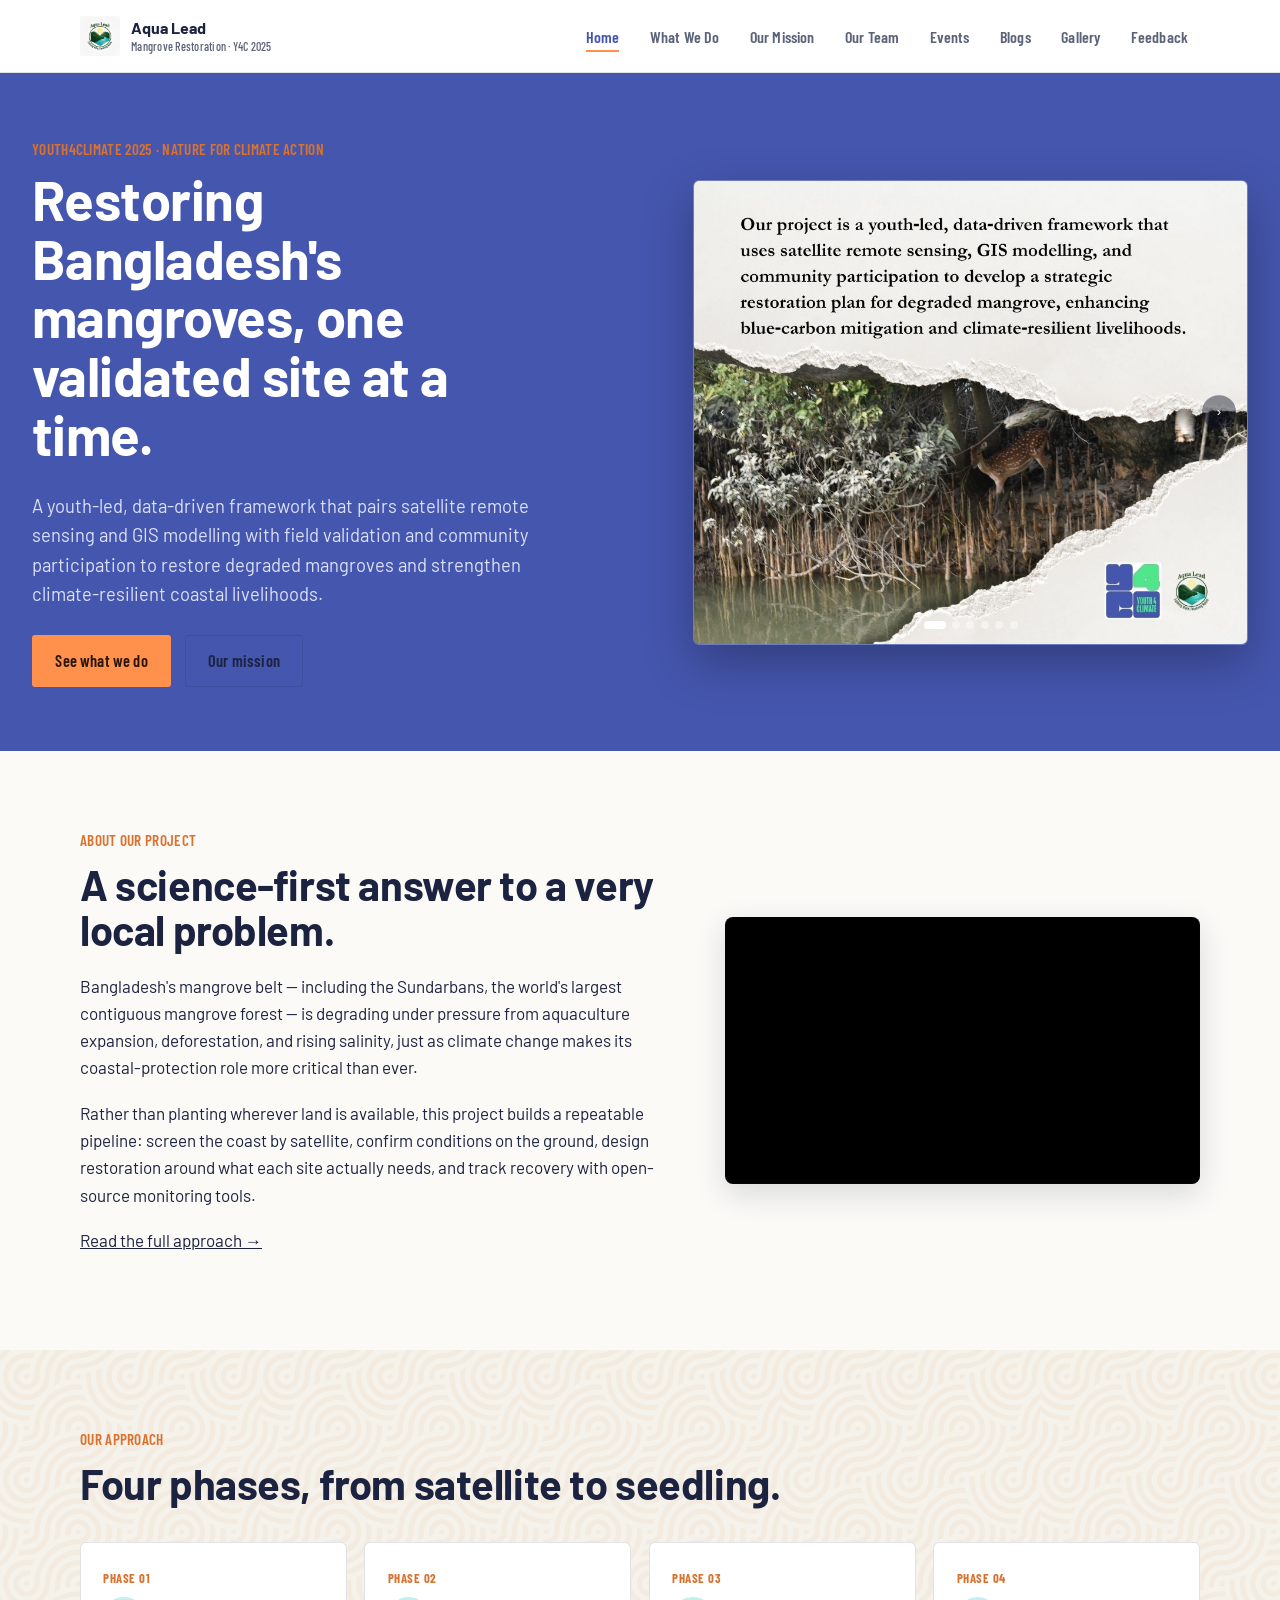
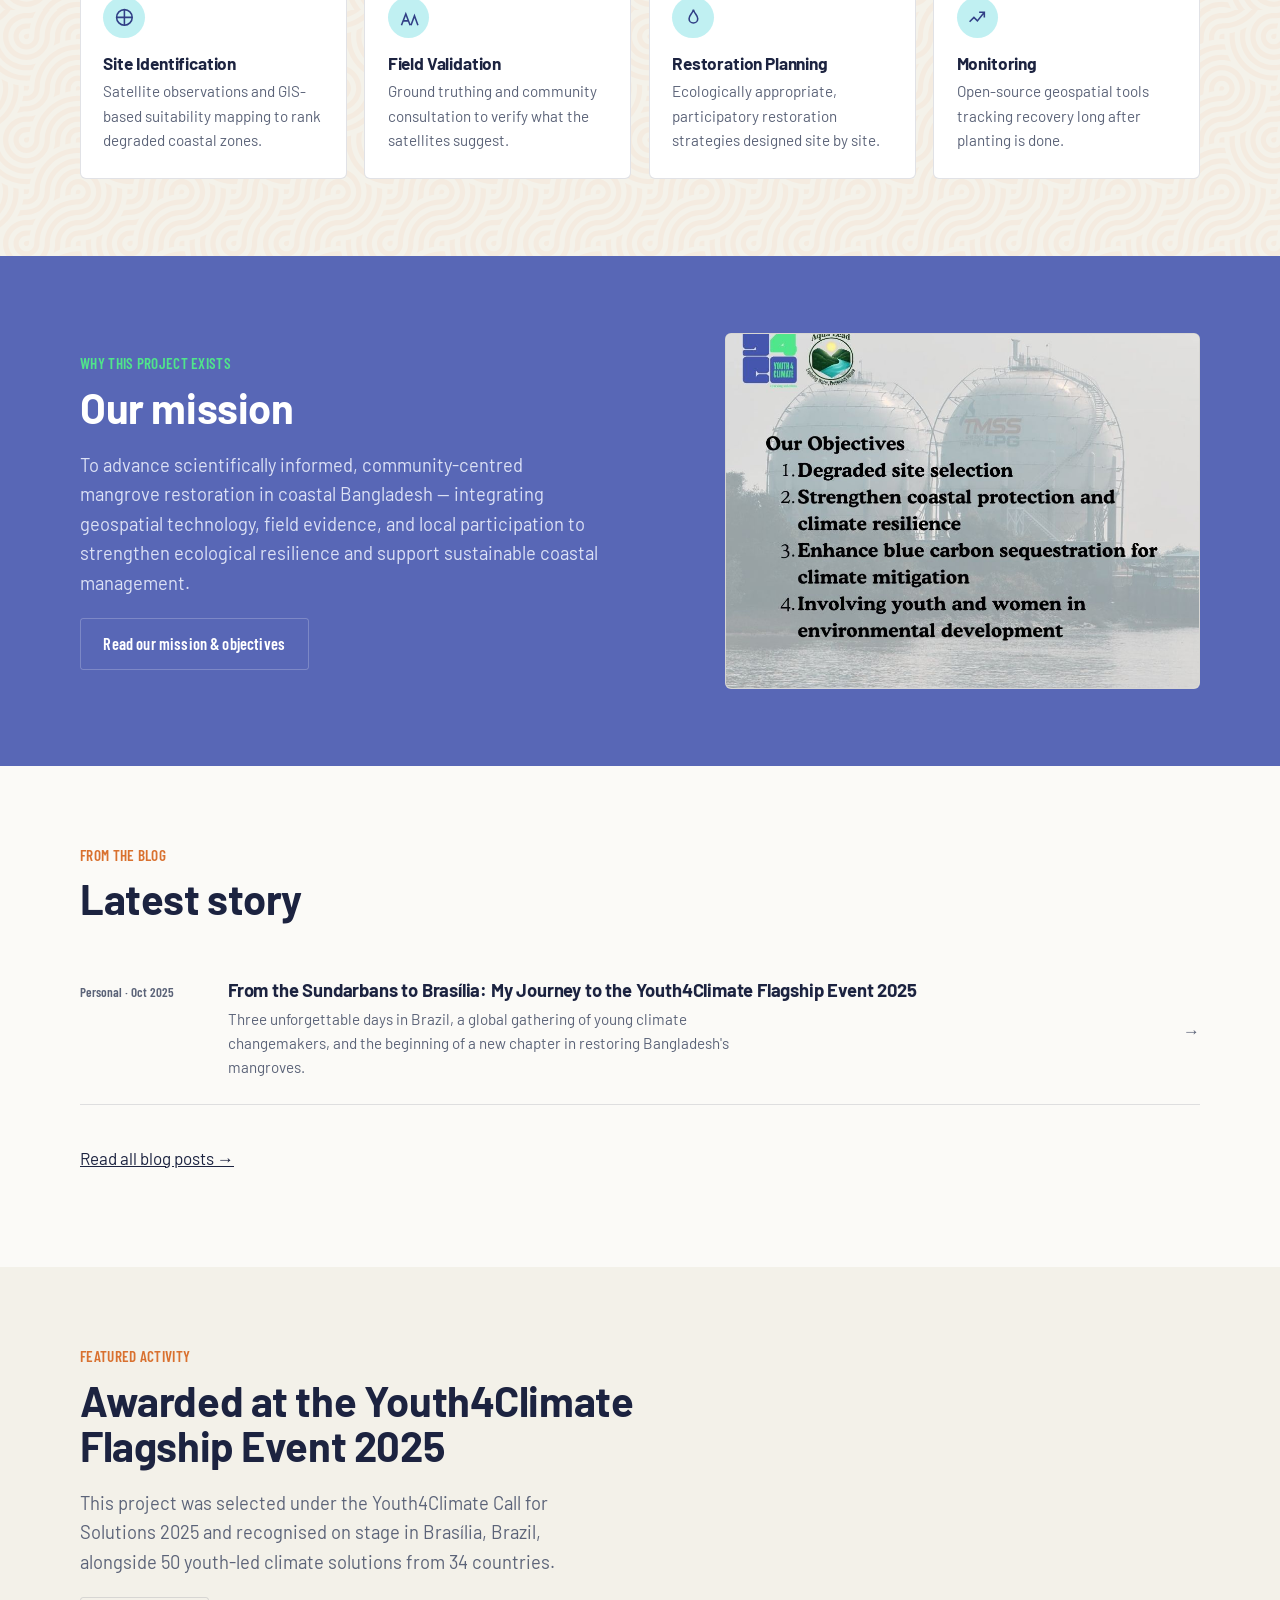
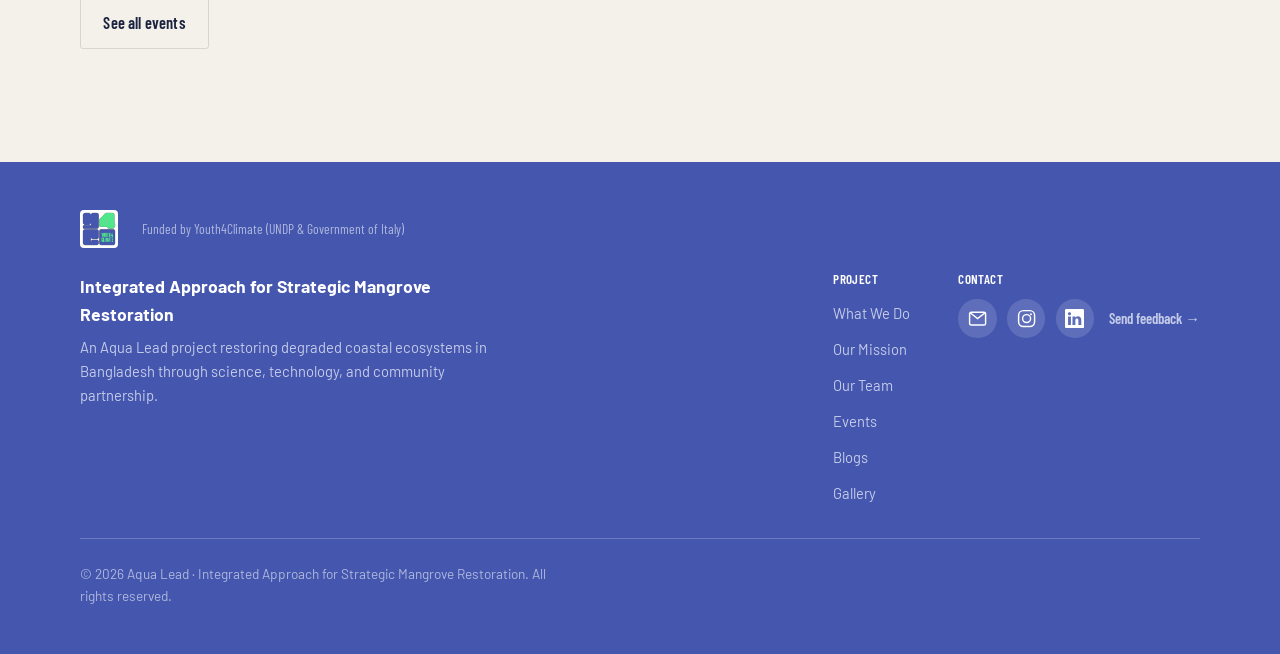
<file: index.html>
<!doctype html>
<html lang="en">
<head>
<meta charset="utf-8">
<title>Integrated Approach for Strategic Mangrove Restoration</title>
<meta name="description" content="A Youth4Climate 2025-supported project restoring Bangladesh's mangroves through satellite science, field validation, and community action.">
<meta name="viewport" content="width=device-width, initial-scale=1">
<link rel="icon" href="assets/img/brand/y4c-na-logo.svg" type="image/svg+xml">
<link rel="stylesheet" href="assets/css/style.css">
</head>
<body>
<a class="skip-link" href="#main">Skip to content</a>

<header class="site-header">
  <div class="wrap">
    <a class="brand" href="index.html">
      <img src="assets/img/brand/aqualead-logo.png" alt="Aqua Lead logo">
      <span class="brand-text">Aqua Lead<small>Mangrove Restoration · Y4C 2025</small></span>
    </a>
    <button class="nav-toggle" aria-label="Toggle navigation" aria-expanded="false">
      <svg viewBox="0 0 24 24" fill="none" stroke="currentColor" stroke-width="2"><path d="M3 6h18M3 12h18M3 18h18"/></svg>
    </button>
    <nav class="main-nav" aria-label="Primary">
      <ul>
        <li><a href="index.html" aria-current="page">Home</a></li>
        <li><a href="what-we-do.html">What We Do</a></li>
        <li><a href="mission.html">Our Mission</a></li>
        <li><a href="team.html">Our Team</a></li>
        <li><a href="events.html">Events</a></li>
        <li><a href="blogs/index.html">Blogs</a></li>
        <li><a href="gallery.html">Gallery</a></li>
        <li><a href="feedback.html">Feedback</a></li>
      </ul>
    </nav>
  </div>
</header>

<main id="main">

  <!-- SECTION 1: SLIDESHOW -->
  <section class="hero">
    <div class="wrap hero-grid">
      <div>
        <p class="hero-tag eyebrow">Youth4Climate 2025 · Nature for Climate Action</p>
        <h1>Restoring Bangladesh's mangroves, one validated site at a time.</h1>
        <p class="lede">A youth-led, data-driven framework that pairs satellite remote sensing and GIS modelling with field validation and community participation to restore degraded mangroves and strengthen climate-resilient coastal livelihoods.</p>
        <div class="hero-actions">
          <a class="btn btn-primary" href="what-we-do.html">See what we do</a>
          <a class="btn btn-ghost" href="mission.html">Our mission</a>
        </div>
      </div>

      <div class="slideshow" role="region" aria-label="Project highlights slideshow">
        <div class="slide is-active"><img src="assets/img/slides/slide-01.jpg" alt="Project summary over a mangrove creek: a youth-led, data-driven restoration framework."></div>
        <div class="slide"><img src="assets/img/slides/slide-02.jpg" alt="Nawshin Alam receiving the Youth4Climate Certificate of Achievement in Brasília, October 2025."></div>
        <div class="slide"><img src="assets/img/slides/slide-03.jpg" alt="The project team recognised at Bangladesh Maritime University."></div>
        <div class="slide"><img src="assets/img/slides/slide-04.jpg" alt="Project objectives: degraded site selection, coastal protection, blue carbon, youth and women's involvement."></div>
        <div class="slide"><img src="assets/img/slides/slide-05.jpg" alt="Project activity collage: lab analysis, boat-based water sampling, and field equipment."></div>
        <div class="slide"><img src="assets/img/slides/slide-06.jpg" alt="Project support acknowledgment: Youth4Climate, Bangladesh Maritime University, and Aqua Lead."></div>
        <button class="slide-nav slide-prev" aria-label="Previous slide">&#8249;</button>
        <button class="slide-nav slide-next" aria-label="Next slide">&#8250;</button>
        <div class="slide-dots"></div>
      </div>
    </div>
  </section>

  <!-- SECTION 2: ABOUT OUR PROJECT -->
  <section class="section">
    <div class="wrap two-col">
      <div>
        <p class="eyebrow">About our project</p>
        <h2>A science-first answer to a very local problem.</h2>
        <p>Bangladesh's mangrove belt — including the Sundarbans, the world's largest contiguous mangrove forest — is degrading under pressure from aquaculture expansion, deforestation, and rising salinity, just as climate change makes its coastal-protection role more critical than ever.</p>
        <p>Rather than planting wherever land is available, this project builds a repeatable pipeline: screen the coast by satellite, confirm conditions on the ground, design restoration around what each site actually needs, and track recovery with open-source monitoring tools.</p>
        <p><a href="what-we-do.html">Read the full approach →</a></p>
      </div>
      <div class="yt-embed ratio-16-9">
        <iframe src="https://www.youtube.com/embed/zrw7DQVnRCE" title="Integrated Approach for Strategic Mangrove Restoration — project video" allow="accelerometer; autoplay; clipboard-write; encrypted-media; gyroscope; picture-in-picture; web-share" allowfullscreen loading="lazy"></iframe>
      </div>
    </div>
  </section>

  <!-- SECTION 3: OUR APPROACH (4 cards) -->
  <section class="section band-paper2 pattern-bg">
    <div class="wrap">
      <div class="section-head">
        <p class="eyebrow">Our approach</p>
        <h2>Four phases, from satellite to seedling.</h2>
      </div>
      <div class="approach-grid">
        <div class="approach-card">
          <span class="step-no">PHASE 01</span>
          <div class="icon"><svg viewBox="0 0 24 24" fill="none" stroke="currentColor" stroke-width="1.8"><circle cx="12" cy="12" r="9"/><path d="M12 3v18M3 12h18"/></svg></div>
          <h3>Site Identification</h3>
          <p>Satellite observations and GIS-based suitability mapping to rank degraded coastal zones.</p>
        </div>
        <div class="approach-card">
          <span class="step-no">PHASE 02</span>
          <div class="icon"><svg viewBox="0 0 24 24" fill="none" stroke="currentColor" stroke-width="1.8"><path d="M4 21l5-13 5 13M6 16h6M15 21l4-11 4 11"/></svg></div>
          <h3>Field Validation</h3>
          <p>Ground truthing and community consultation to verify what the satellites suggest.</p>
        </div>
        <div class="approach-card">
          <span class="step-no">PHASE 03</span>
          <div class="icon"><svg viewBox="0 0 24 24" fill="none" stroke="currentColor" stroke-width="1.8"><path d="M12 3c-1.2 5-5 6.5-5 10.5a5 5 0 0010 0C17 9.5 13.2 8 12 3Z"/></svg></div>
          <h3>Restoration Planning</h3>
          <p>Ecologically appropriate, participatory restoration strategies designed site by site.</p>
        </div>
        <div class="approach-card">
          <span class="step-no">PHASE 04</span>
          <div class="icon"><svg viewBox="0 0 24 24" fill="none" stroke="currentColor" stroke-width="1.8"><path d="M3 17l5-5 4 4 8-10M14 6h6v6"/></svg></div>
          <h3>Monitoring</h3>
          <p>Open-source geospatial tools tracking recovery long after planting is done.</p>
        </div>
      </div>
    </div>
  </section>

  <!-- SECTION 4: MISSION TEASER -->
  <section class="section band-blue pattern-bg">
    <div class="wrap two-col">
      <div>
        <p class="eyebrow">Why this project exists</p>
        <h2>Our mission</h2>
        <p class="lede">To advance scientifically informed, community-centred mangrove restoration in coastal Bangladesh — integrating geospatial technology, field evidence, and local participation to strengthen ecological resilience and support sustainable coastal management.</p>
        <a class="btn btn-ghost" href="mission.html">Read our mission &amp; objectives</a>
      </div>
      <div class="media-frame">
        <img src="assets/img/slides/slide-04.jpg" alt="Our objectives: degraded site selection, coastal protection, blue carbon, youth and women's involvement.">
      </div>
    </div>
  </section>

  <!-- SECTION 5: LATEST FROM THE BLOG -->
  <section class="section">
    <div class="wrap">
      <div class="section-head">
        <p class="eyebrow">From the blog</p>
        <h2>Latest story</h2>
      </div>
      <div class="post-list" style="border-top:none;">
        <a class="post-row" href="blogs/blog-04-journey-to-brasilia.html">
          <span class="mark">Personal · Oct 2025</span>
          <span>
            <h3>From the Sundarbans to Brasília: My Journey to the Youth4Climate Flagship Event 2025</h3>
            <p class="excerpt">Three unforgettable days in Brazil, a global gathering of young climate changemakers, and the beginning of a new chapter in restoring Bangladesh's mangroves.</p>
          </span>
          <span class="arrow">→</span>
        </a>
      </div>
      <p class="mt-lg"><a href="blogs/index.html">Read all blog posts →</a></p>
    </div>
  </section>

  <!-- SECTION 6: EVENTS TEASER -->
  <section class="section band-paper2">
    <div class="wrap">
      <div class="section-head">
        <p class="eyebrow">Featured activity</p>
        <h2>Awarded at the Youth4Climate Flagship Event 2025</h2>
        <p class="lede">This project was selected under the Youth4Climate Call for Solutions 2025 and recognised on stage in Brasília, Brazil, alongside 50 youth-led climate solutions from 34 countries.</p>
        <a class="btn btn-ghost" href="events.html">See all events</a>
      </div>
    </div>
  </section>

</main>

<footer class="site-footer">
  <div class="wrap">
    <div class="footer-credits">
      <img class="y4c-mark" src="assets/img/brand/y4c-logo.svg" alt="Youth4Climate logo">
      <span class="credit-line">Funded by Youth4Climate (UNDP &amp; Government of Italy)</span>
    </div>
    <div class="footer-top">
      <div class="footer-brand">
        <strong>Integrated Approach for Strategic Mangrove Restoration</strong>
        <p>An Aqua Lead project restoring degraded coastal ecosystems in Bangladesh through science, technology, and community partnership.</p>
      </div>
      <div class="footer-links">
        <div>
          <h4>Project</h4>
          <ul>
            <li><a href="what-we-do.html">What We Do</a></li>
            <li><a href="mission.html">Our Mission</a></li>
            <li><a href="team.html">Our Team</a></li>
            <li><a href="events.html">Events</a></li>
            <li><a href="blogs/index.html">Blogs</a></li>
            <li><a href="gallery.html">Gallery</a></li>
          </ul>
        </div>
        <div>
          <h4>Contact</h4>
          <div class="footer-contact footer-icons">
            <a class="icon-btn" href="mailto:aqualead.alm@gmail.com" aria-label="Email — aqualead.alm@gmail.com" title="aqualead.alm@gmail.com">
              <svg viewBox="0 0 24 24" fill="none" stroke="currentColor" stroke-width="1.8" aria-hidden="true"><rect x="2" y="4" width="20" height="16" rx="2"/><path d="M3 5l9 7 9-7"/></svg>
            </a>
            <a class="icon-btn" href="https://www.instagram.com/aqualead2025" target="_blank" rel="noopener" aria-label="Instagram — @aqualead2025" title="@aqualead2025">
              <svg viewBox="0 0 24 24" fill="none" stroke="currentColor" stroke-width="1.8" aria-hidden="true"><rect x="2" y="2" width="20" height="20" rx="6"/><circle cx="12" cy="12" r="5"/><circle cx="17.5" cy="6.5" r="1.2" fill="currentColor" stroke="none"/></svg>
            </a>
            <a class="icon-btn" href="http://www.linkedin.com/in/nawshinalam" target="_blank" rel="noopener" aria-label="LinkedIn — Nawshin Alam" title="LinkedIn — Nawshin Alam">
              <svg viewBox="0 0 16 16" fill="currentColor" aria-hidden="true"><path d="M0 1.146C0 .513.526 0 1.175 0h13.65C15.474 0 16 .513 16 1.146v13.708c0 .633-.526 1.146-1.175 1.146H1.175C.526 16 0 15.487 0 14.854V1.146zm4.943 12.248V6.169H2.542v7.225h2.401zm-1.2-8.212c.837 0 1.358-.554 1.358-1.248-.015-.709-.52-1.248-1.342-1.248-.822 0-1.359.54-1.359 1.248 0 .694.521 1.248 1.327 1.248h.016zm4.908 8.212V9.359c0-.216.016-.432.08-.586.173-.431.568-.878 1.232-.878.869 0 1.216.662 1.216 1.634v3.865h2.401V9.25c0-2.22-1.184-3.252-2.764-3.252-1.274 0-1.845.7-2.165 1.193v.025h-.016a5.54 5.54 0 01.016-.025V6.169h-2.4c.03.678 0 7.225 0 7.225h2.4z"/></svg>
            </a>
            <a class="footer-feedback-link" href="feedback.html">Send feedback →</a>
          </div>
        </div>
      </div>
    </div>
    <div class="footer-bottom">
      <p>© <span data-year>2026</span> Aqua Lead · Integrated Approach for Strategic Mangrove Restoration. All rights reserved.</p>
    </div>
  </div>
</footer>

<script src="assets/js/main.js"></script>
</body>
</html>
</file>
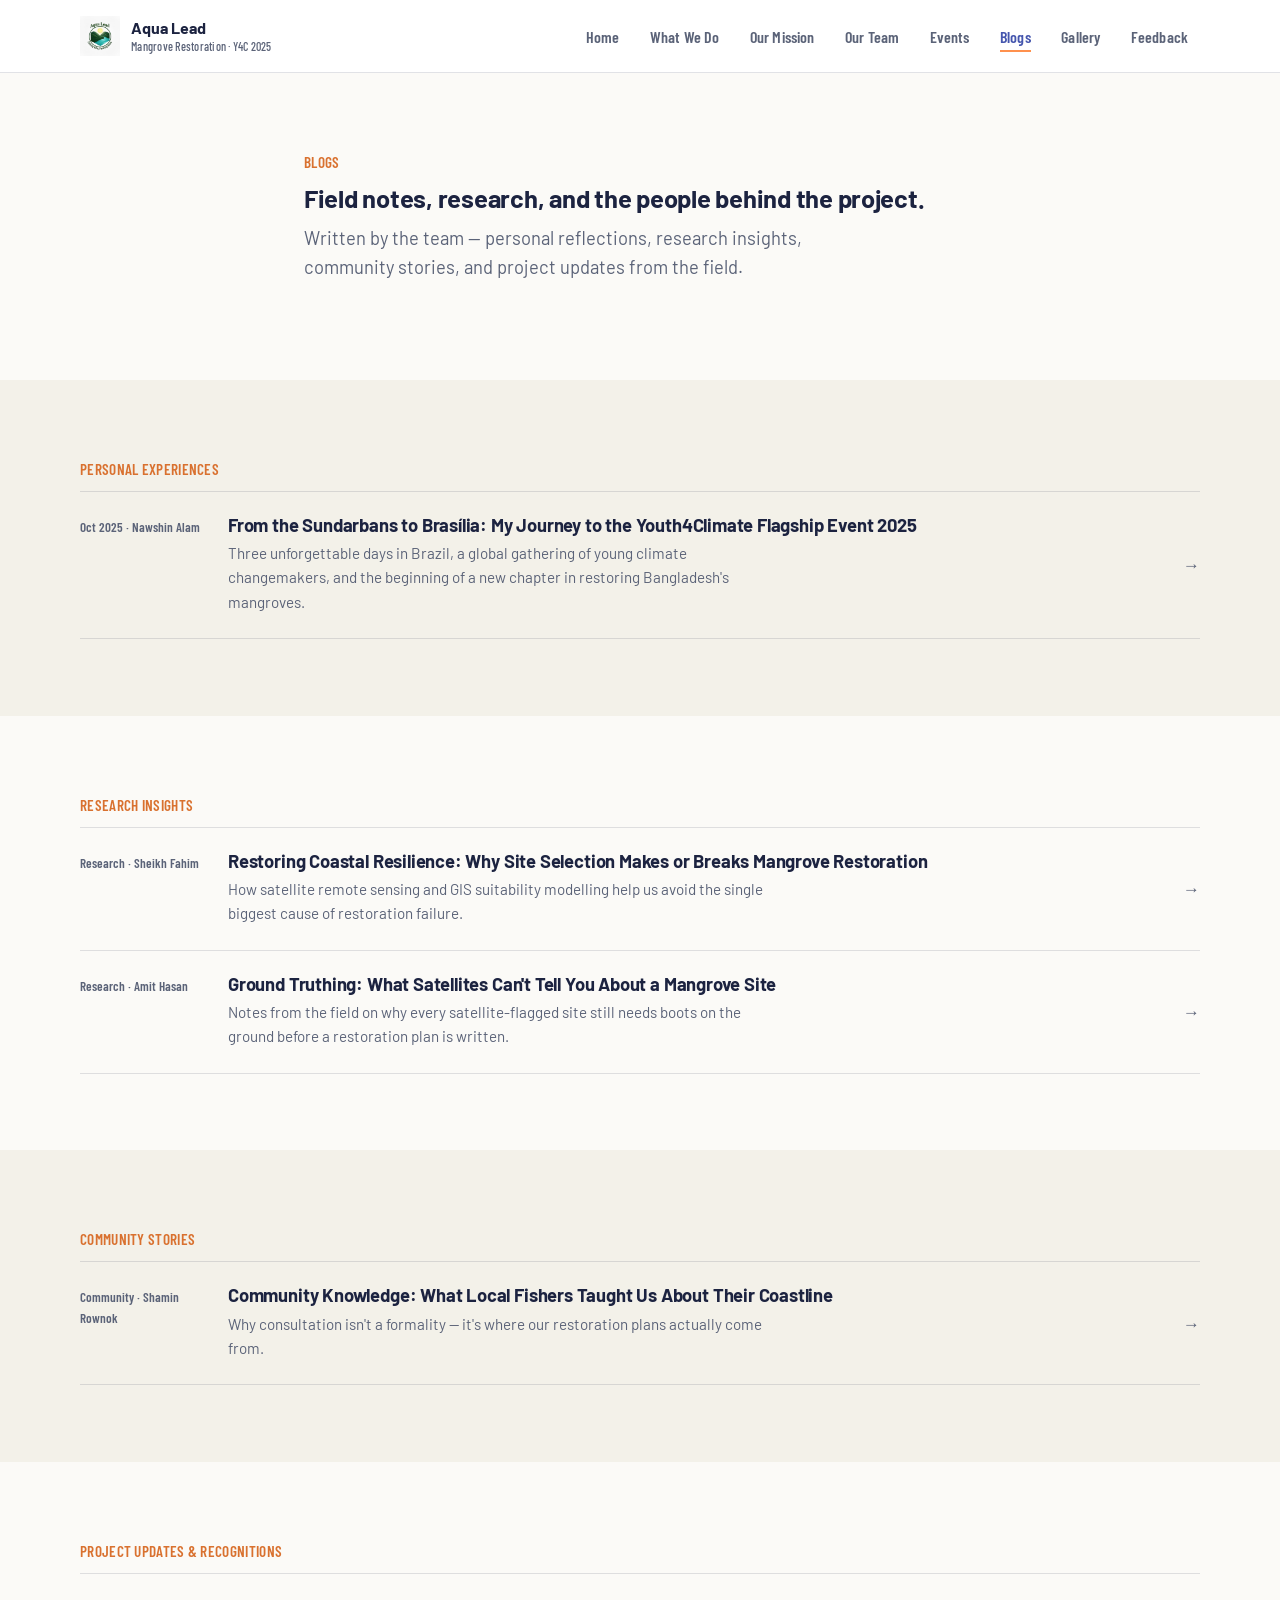
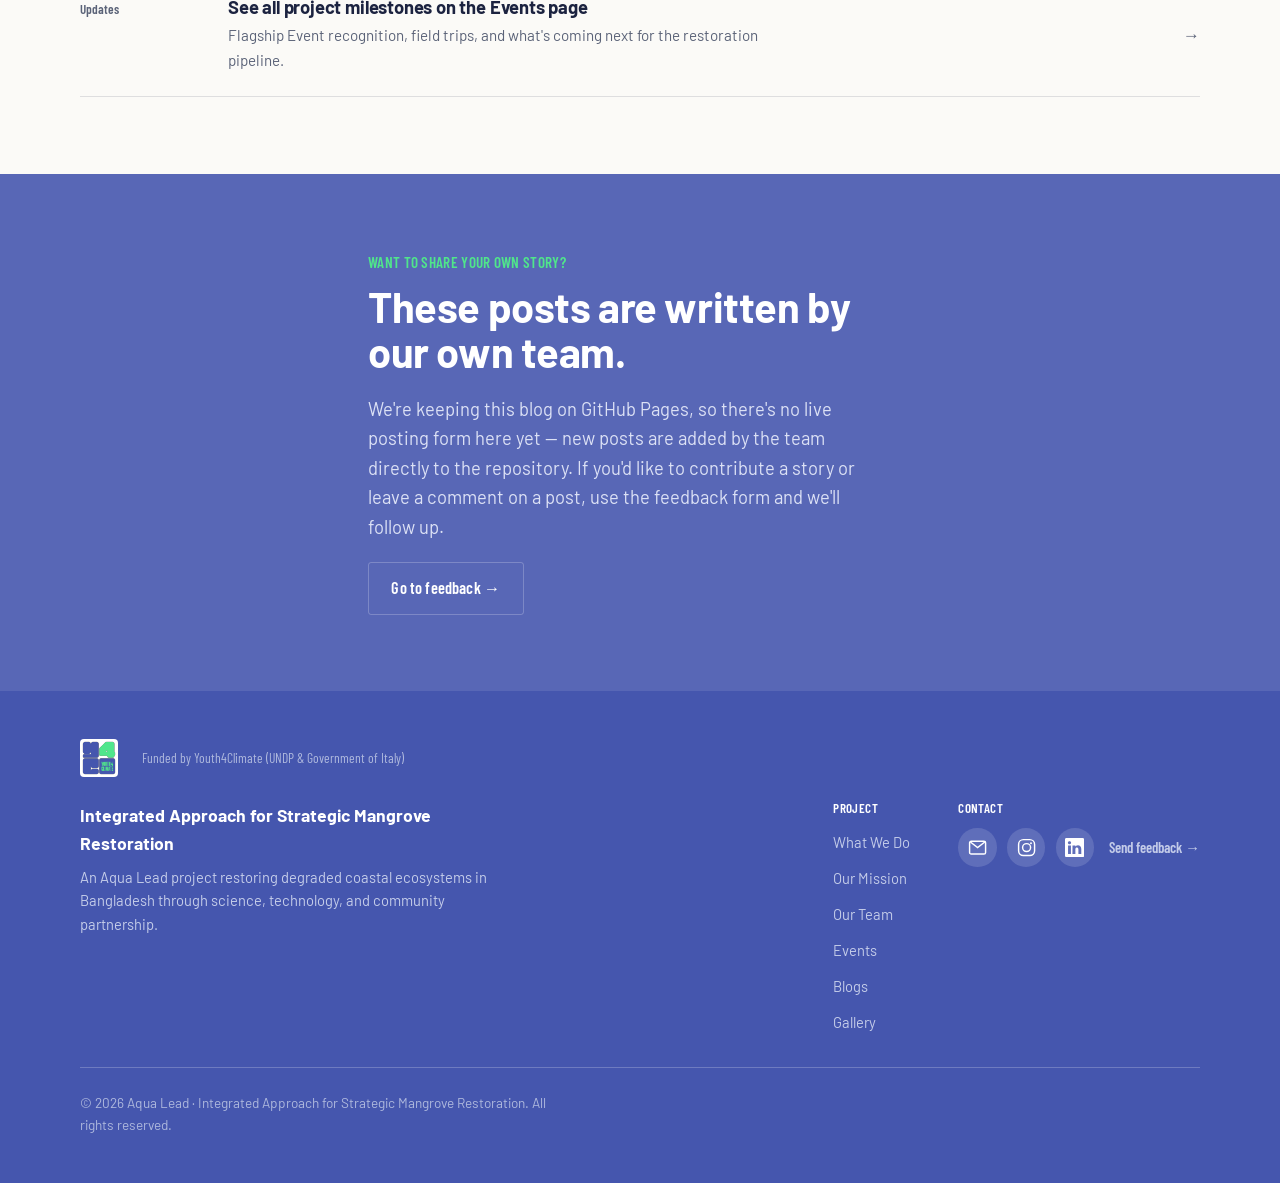
<file: blogs/index.html>
<!doctype html>
<html lang="en">
<head>
<meta charset="utf-8">
<title>Blogs · Integrated Approach for Strategic Mangrove Restoration</title>
<meta name="description" content="Field notes, research insights, community stories and personal reflections from the mangrove restoration team.">
<meta name="viewport" content="width=device-width, initial-scale=1">
<link rel="icon" href="../assets/img/brand/y4c-na-logo.svg" type="image/svg+xml">
<link rel="stylesheet" href="../assets/css/style.css">
</head>
<body>
<a class="skip-link" href="#main">Skip to content</a>

<header class="site-header">
  <div class="wrap">
    <a class="brand" href="../index.html">
      <img src="../assets/img/brand/aqualead-logo.png" alt="Aqua Lead logo">
      <span class="brand-text">Aqua Lead<small>Mangrove Restoration · Y4C 2025</small></span>
    </a>
    <button class="nav-toggle" aria-label="Toggle navigation" aria-expanded="false">
      <svg viewBox="0 0 24 24" fill="none" stroke="currentColor" stroke-width="2"><path d="M3 6h18M3 12h18M3 18h18"/></svg>
    </button>
    <nav class="main-nav" aria-label="Primary">
      <ul>
        <li><a href="../index.html">Home</a></li>
        <li><a href="../what-we-do.html">What We Do</a></li>
        <li><a href="../mission.html">Our Mission</a></li>
        <li><a href="../team.html">Our Team</a></li>
        <li><a href="../events.html">Events</a></li>
        <li><a href="index.html" aria-current="page">Blogs</a></li>
        <li><a href="../gallery.html">Gallery</a></li>
        <li><a href="../feedback.html">Feedback</a></li>
      </ul>
    </nav>
  </div>
</header>

<main id="main">

  <section class="section">
    <div class="wrap" style="max-width:48rem;">
      <p class="eyebrow">Blogs</p>
      <h1>Field notes, research, and the people behind the project.</h1>
      <p class="lede">Written by the team — personal reflections, research insights, community stories, and project updates from the field.</p>
    </div>
  </section>

  <section class="section band-paper2">
    <div class="wrap">
      <p class="eyebrow">Personal experiences</p>
      <div class="post-list">
        <a class="post-row" href="blog-04-journey-to-brasilia.html">
          <span class="mark">Oct 2025 · Nawshin Alam</span>
          <span>
            <h3>From the Sundarbans to Brasília: My Journey to the Youth4Climate Flagship Event 2025</h3>
            <p class="excerpt">Three unforgettable days in Brazil, a global gathering of young climate changemakers, and the beginning of a new chapter in restoring Bangladesh's mangroves.</p>
          </span>
          <span class="arrow">→</span>
        </a>
      </div>
    </div>
  </section>

  <section class="section">
    <div class="wrap">
      <p class="eyebrow">Research insights</p>
      <div class="post-list">
        <a class="post-row" href="blog-01-coastal-resilience.html">
          <span class="mark">Research · Sheikh Fahim</span>
          <span>
            <h3>Restoring Coastal Resilience: Why Site Selection Makes or Breaks Mangrove Restoration</h3>
            <p class="excerpt">How satellite remote sensing and GIS suitability modelling help us avoid the single biggest cause of restoration failure.</p>
          </span>
          <span class="arrow">→</span>
        </a>
        <a class="post-row" href="blog-02-ground-truthing.html">
          <span class="mark">Research · Amit Hasan</span>
          <span>
            <h3>Ground Truthing: What Satellites Can't Tell You About a Mangrove Site</h3>
            <p class="excerpt">Notes from the field on why every satellite-flagged site still needs boots on the ground before a restoration plan is written.</p>
          </span>
          <span class="arrow">→</span>
        </a>
      </div>
    </div>
  </section>

  <section class="section band-paper2">
    <div class="wrap">
      <p class="eyebrow">Community stories</p>
      <div class="post-list">
        <a class="post-row" href="blog-03-community-knowledge.html">
          <span class="mark">Community · Shamin Rownok</span>
          <span>
            <h3>Community Knowledge: What Local Fishers Taught Us About Their Coastline</h3>
            <p class="excerpt">Why consultation isn't a formality — it's where our restoration plans actually come from.</p>
          </span>
          <span class="arrow">→</span>
        </a>
      </div>
    </div>
  </section>

  <section class="section">
    <div class="wrap">
      <p class="eyebrow">Project updates &amp; recognitions</p>
      <div class="post-list">
        <a class="post-row" href="../events.html">
          <span class="mark">Updates</span>
          <span>
            <h3>See all project milestones on the Events page</h3>
            <p class="excerpt">Flagship Event recognition, field trips, and what's coming next for the restoration pipeline.</p>
          </span>
          <span class="arrow">→</span>
        </a>
      </div>
    </div>
  </section>

  <section class="section band-blue pattern-bg">
    <div class="wrap" style="max-width:40rem;">
      <p class="eyebrow">Want to share your own story?</p>
      <h2>These posts are written by our own team.</h2>
      <p class="lede">We're keeping this blog on GitHub Pages, so there's no live posting form here yet — new posts are added by the team directly to the repository. If you'd like to contribute a story or leave a comment on a post, use the feedback form and we'll follow up.</p>
      <a class="btn btn-ghost" href="../feedback.html">Go to feedback →</a>
    </div>
  </section>

</main>

<footer class="site-footer">
  <div class="wrap">
    <div class="footer-credits">
      <img class="y4c-mark" src="../assets/img/brand/y4c-logo.svg" alt="Youth4Climate logo">
      <span class="credit-line">Funded by Youth4Climate (UNDP &amp; Government of Italy)</span>
    </div>
    <div class="footer-top">
      <div class="footer-brand">
        <strong>Integrated Approach for Strategic Mangrove Restoration</strong>
        <p>An Aqua Lead project restoring degraded coastal ecosystems in Bangladesh through science, technology, and community partnership.</p>
      </div>
      <div class="footer-links">
        <div>
          <h4>Project</h4>
          <ul>
            <li><a href="../what-we-do.html">What We Do</a></li>
            <li><a href="../mission.html">Our Mission</a></li>
            <li><a href="../team.html">Our Team</a></li>
            <li><a href="../events.html">Events</a></li>
            <li><a href="index.html">Blogs</a></li>
            <li><a href="../gallery.html">Gallery</a></li>
          </ul>
        </div>
        <div>
          <h4>Contact</h4>
          <div class="footer-contact footer-icons">
            <a class="icon-btn" href="mailto:aqualead.alm@gmail.com" aria-label="Email — aqualead.alm@gmail.com" title="aqualead.alm@gmail.com">
              <svg viewBox="0 0 24 24" fill="none" stroke="currentColor" stroke-width="1.8" aria-hidden="true"><rect x="2" y="4" width="20" height="16" rx="2"/><path d="M3 5l9 7 9-7"/></svg>
            </a>
            <a class="icon-btn" href="https://www.instagram.com/aqualead2025" target="_blank" rel="noopener" aria-label="Instagram — @aqualead2025" title="@aqualead2025">
              <svg viewBox="0 0 24 24" fill="none" stroke="currentColor" stroke-width="1.8" aria-hidden="true"><rect x="2" y="2" width="20" height="20" rx="6"/><circle cx="12" cy="12" r="5"/><circle cx="17.5" cy="6.5" r="1.2" fill="currentColor" stroke="none"/></svg>
            </a>
            <a class="icon-btn" href="http://www.linkedin.com/in/nawshinalam" target="_blank" rel="noopener" aria-label="LinkedIn — Nawshin Alam" title="LinkedIn — Nawshin Alam">
              <svg viewBox="0 0 16 16" fill="currentColor" aria-hidden="true"><path d="M0 1.146C0 .513.526 0 1.175 0h13.65C15.474 0 16 .513 16 1.146v13.708c0 .633-.526 1.146-1.175 1.146H1.175C.526 16 0 15.487 0 14.854V1.146zm4.943 12.248V6.169H2.542v7.225h2.401zm-1.2-8.212c.837 0 1.358-.554 1.358-1.248-.015-.709-.52-1.248-1.342-1.248-.822 0-1.359.54-1.359 1.248 0 .694.521 1.248 1.327 1.248h.016zm4.908 8.212V9.359c0-.216.016-.432.08-.586.173-.431.568-.878 1.232-.878.869 0 1.216.662 1.216 1.634v3.865h2.401V9.25c0-2.22-1.184-3.252-2.764-3.252-1.274 0-1.845.7-2.165 1.193v.025h-.016a5.54 5.54 0 01.016-.025V6.169h-2.4c.03.678 0 7.225 0 7.225h2.4z"/></svg>
            </a>
            <a class="footer-feedback-link" href="../feedback.html">Send feedback →</a>
          </div>
        </div>
      </div>
    </div>
    <div class="footer-bottom">
      <p>© <span data-year>2026</span> Aqua Lead · Integrated Approach for Strategic Mangrove Restoration. All rights reserved.</p>
    </div>
  </div>
</footer>

<script src="../assets/js/main.js"></script>
</body>
</html>
</file>
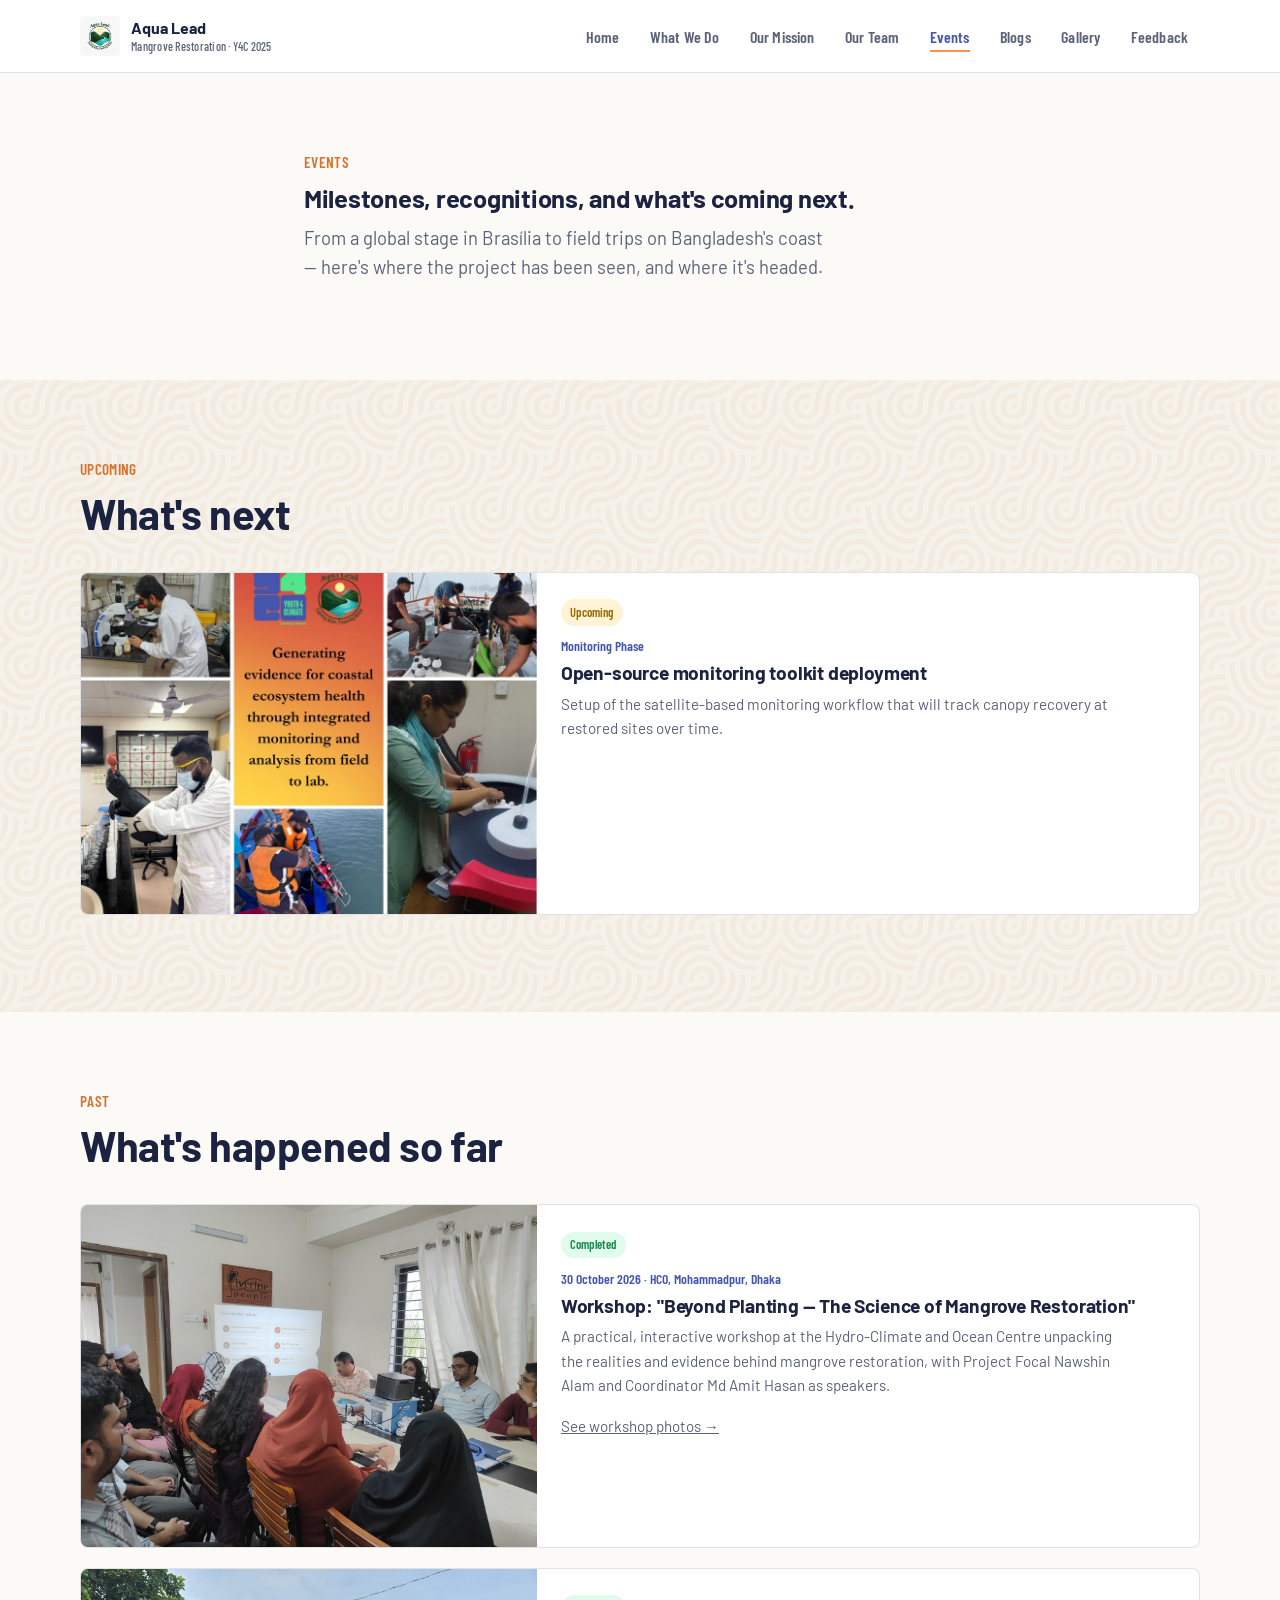
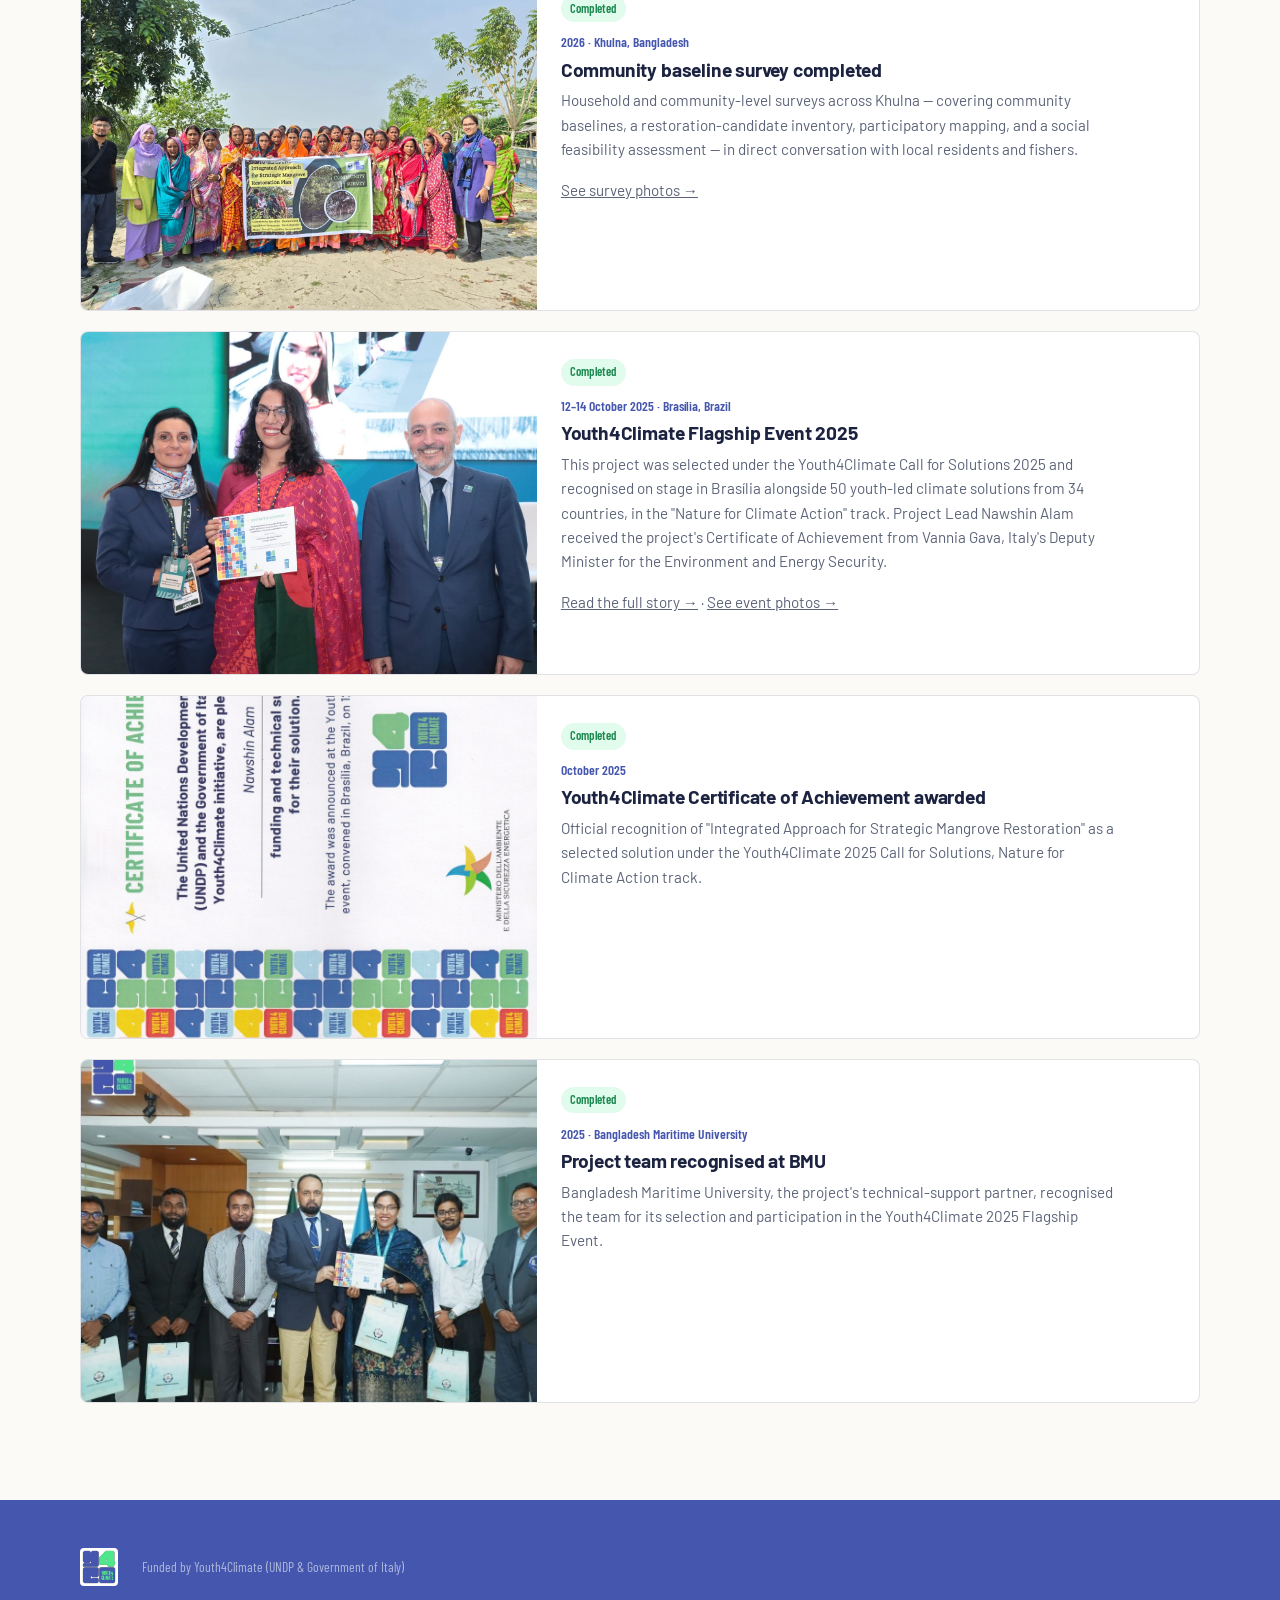
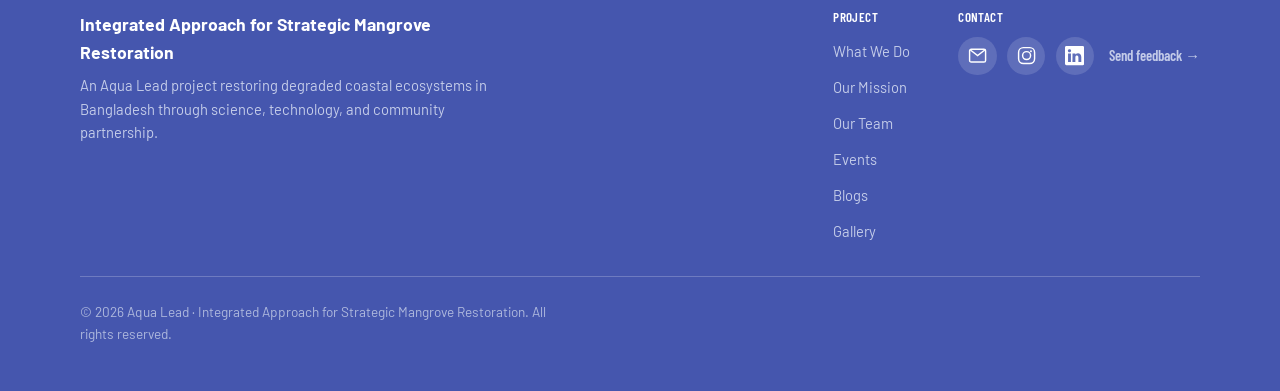
<file: events.html>
<!doctype html>
<html lang="en">
<head>
<meta charset="utf-8">
<title>Events · Integrated Approach for Strategic Mangrove Restoration</title>
<meta name="description" content="Project milestones, recognitions and field activities — from the Youth4Climate Flagship Event in Brasília to upcoming restoration milestones.">
<meta name="viewport" content="width=device-width, initial-scale=1">
<link rel="icon" href="assets/img/brand/y4c-na-logo.svg" type="image/svg+xml">
<link rel="stylesheet" href="assets/css/style.css">
</head>
<body>
<a class="skip-link" href="#main">Skip to content</a>

<header class="site-header">
  <div class="wrap">
    <a class="brand" href="index.html">
      <img src="assets/img/brand/aqualead-logo.png" alt="Aqua Lead logo">
      <span class="brand-text">Aqua Lead<small>Mangrove Restoration · Y4C 2025</small></span>
    </a>
    <button class="nav-toggle" aria-label="Toggle navigation" aria-expanded="false">
      <svg viewBox="0 0 24 24" fill="none" stroke="currentColor" stroke-width="2"><path d="M3 6h18M3 12h18M3 18h18"/></svg>
    </button>
    <nav class="main-nav" aria-label="Primary">
      <ul>
        <li><a href="index.html">Home</a></li>
        <li><a href="what-we-do.html">What We Do</a></li>
        <li><a href="mission.html">Our Mission</a></li>
        <li><a href="team.html">Our Team</a></li>
        <li><a href="events.html" aria-current="page">Events</a></li>
        <li><a href="blogs/index.html">Blogs</a></li>
        <li><a href="gallery.html">Gallery</a></li>
        <li><a href="feedback.html">Feedback</a></li>
      </ul>
    </nav>
  </div>
</header>

<main id="main">

  <section class="section">
    <div class="wrap" style="max-width:48rem;">
      <p class="eyebrow">Events</p>
      <h1>Milestones, recognitions, and what's coming next.</h1>
      <p class="lede">From a global stage in Brasília to field trips on Bangladesh's coast — here's where the project has been seen, and where it's headed.</p>
    </div>
  </section>

  <section class="section band-paper2 pattern-bg">
    <div class="wrap">
      <div class="section-head">
        <p class="eyebrow">Upcoming</p>
        <h2>What's next</h2>
      </div>

      <div class="event-card">
        <div class="photo"><img src="assets/img/slides/slide-05.jpg" alt="Open-source monitoring setup"></div>
        <div class="body">
          <span class="status-tag status-upcoming">Upcoming</span>
          <div class="event-meta">Monitoring Phase</div>
          <h3>Open-source monitoring toolkit deployment</h3>
          <p>Setup of the satellite-based monitoring workflow that will track canopy recovery at restored sites over time.</p>
        </div>
      </div>
    </div>
  </section>

  <section class="section">
    <div class="wrap">
      <div class="section-head">
        <p class="eyebrow">Past</p>
        <h2>What's happened so far</h2>
      </div>

      <div class="event-card">
        <div class="photo"><img src="assets/img/gallery/workshop-session-1.jpg" alt="Workshop session: Beyond Planting — The Science of Mangrove Restoration, at HCO, Mohammadpur, Dhaka."></div>
        <div class="body">
          <span class="status-tag status-done">Completed</span>
          <div class="event-meta">30 October 2026 · HCO, Mohammadpur, Dhaka</div>
          <h3>Workshop: "Beyond Planting — The Science of Mangrove Restoration"</h3>
          <p>A practical, interactive workshop at the Hydro-Climate and Ocean Centre unpacking the realities and evidence behind mangrove restoration, with Project Focal Nawshin Alam and Coordinator Md Amit Hasan as speakers.</p>
          <p><a href="gallery.html#workshop">See workshop photos →</a></p>
        </div>
      </div>

      <div class="event-card">
        <div class="photo"><img src="assets/img/gallery/survey-group-photo.jpg" alt="Community survey participants in Khulna, with the project banner."></div>
        <div class="body">
          <span class="status-tag status-done">Completed</span>
          <div class="event-meta">2026 · Khulna, Bangladesh</div>
          <h3>Community baseline survey completed</h3>
          <p>Household and community-level surveys across Khulna — covering community baselines, a restoration-candidate inventory, participatory mapping, and a social feasibility assessment — in direct conversation with local residents and fishers.</p>
          <p><a href="gallery.html#community-survey">See survey photos →</a></p>
        </div>
      </div>

      <div class="event-card">
        <div class="photo"><img src="assets/img/gallery/nawshin-award-ceremony.jpg" alt="Nawshin Alam receiving her Certificate of Achievement from Vannia Gava, Italy's Deputy Minister for the Environment and Energy Security, at the Youth4Climate Flagship Event."></div>
        <div class="body">
          <span class="status-tag status-done">Completed</span>
          <div class="event-meta">12–14 October 2025 · Brasília, Brazil</div>
          <h3>Youth4Climate Flagship Event 2025</h3>
          <p>This project was selected under the Youth4Climate Call for Solutions 2025 and recognised on stage in Brasília alongside 50 youth-led climate solutions from 34 countries, in the "Nature for Climate Action" track. Project Lead Nawshin Alam received the project's Certificate of Achievement from Vannia Gava, Italy's Deputy Minister for the Environment and Energy Security.</p>
          <p><a href="blogs/blog-04-journey-to-brasilia.html">Read the full story →</a> · <a href="gallery.html">See event photos →</a></p>
        </div>
      </div>

      <div class="event-card">
        <div class="photo"><img src="assets/img/events/certificate-y4c.jpg" alt="Youth4Climate Certificate of Achievement."></div>
        <div class="body">
          <span class="status-tag status-done">Completed</span>
          <div class="event-meta">October 2025</div>
          <h3>Youth4Climate Certificate of Achievement awarded</h3>
          <p>Official recognition of "Integrated Approach for Strategic Mangrove Restoration" as a selected solution under the Youth4Climate 2025 Call for Solutions, Nature for Climate Action track.</p>
        </div>
      </div>

      <div class="event-card">
        <div class="photo"><img src="assets/img/slides/slide-03.jpg" alt="The project team recognised at Bangladesh Maritime University."></div>
        <div class="body">
          <span class="status-tag status-done">Completed</span>
          <div class="event-meta">2025 · Bangladesh Maritime University</div>
          <h3>Project team recognised at BMU</h3>
          <p>Bangladesh Maritime University, the project's technical-support partner, recognised the team for its selection and participation in the Youth4Climate 2025 Flagship Event.</p>
        </div>
      </div>
    </div>
  </section>

</main>

<footer class="site-footer">
  <div class="wrap">
    <div class="footer-credits">
      <img class="y4c-mark" src="assets/img/brand/y4c-logo.svg" alt="Youth4Climate logo">
      <span class="credit-line">Funded by Youth4Climate (UNDP &amp; Government of Italy)</span>
    </div>
    <div class="footer-top">
      <div class="footer-brand">
        <strong>Integrated Approach for Strategic Mangrove Restoration</strong>
        <p>An Aqua Lead project restoring degraded coastal ecosystems in Bangladesh through science, technology, and community partnership.</p>
      </div>
      <div class="footer-links">
        <div>
          <h4>Project</h4>
          <ul>
            <li><a href="what-we-do.html">What We Do</a></li>
            <li><a href="mission.html">Our Mission</a></li>
            <li><a href="team.html">Our Team</a></li>
            <li><a href="events.html">Events</a></li>
            <li><a href="blogs/index.html">Blogs</a></li>
            <li><a href="gallery.html">Gallery</a></li>
          </ul>
        </div>
        <div>
          <h4>Contact</h4>
          <div class="footer-contact footer-icons">
            <a class="icon-btn" href="mailto:aqualead.alm@gmail.com" aria-label="Email — aqualead.alm@gmail.com" title="aqualead.alm@gmail.com">
              <svg viewBox="0 0 24 24" fill="none" stroke="currentColor" stroke-width="1.8" aria-hidden="true"><rect x="2" y="4" width="20" height="16" rx="2"/><path d="M3 5l9 7 9-7"/></svg>
            </a>
            <a class="icon-btn" href="https://www.instagram.com/aqualead2025" target="_blank" rel="noopener" aria-label="Instagram — @aqualead2025" title="@aqualead2025">
              <svg viewBox="0 0 24 24" fill="none" stroke="currentColor" stroke-width="1.8" aria-hidden="true"><rect x="2" y="2" width="20" height="20" rx="6"/><circle cx="12" cy="12" r="5"/><circle cx="17.5" cy="6.5" r="1.2" fill="currentColor" stroke="none"/></svg>
            </a>
            <a class="icon-btn" href="http://www.linkedin.com/in/nawshinalam" target="_blank" rel="noopener" aria-label="LinkedIn — Nawshin Alam" title="LinkedIn — Nawshin Alam">
              <svg viewBox="0 0 16 16" fill="currentColor" aria-hidden="true"><path d="M0 1.146C0 .513.526 0 1.175 0h13.65C15.474 0 16 .513 16 1.146v13.708c0 .633-.526 1.146-1.175 1.146H1.175C.526 16 0 15.487 0 14.854V1.146zm4.943 12.248V6.169H2.542v7.225h2.401zm-1.2-8.212c.837 0 1.358-.554 1.358-1.248-.015-.709-.52-1.248-1.342-1.248-.822 0-1.359.54-1.359 1.248 0 .694.521 1.248 1.327 1.248h.016zm4.908 8.212V9.359c0-.216.016-.432.08-.586.173-.431.568-.878 1.232-.878.869 0 1.216.662 1.216 1.634v3.865h2.401V9.25c0-2.22-1.184-3.252-2.764-3.252-1.274 0-1.845.7-2.165 1.193v.025h-.016a5.54 5.54 0 01.016-.025V6.169h-2.4c.03.678 0 7.225 0 7.225h2.4z"/></svg>
            </a>
            <a class="footer-feedback-link" href="feedback.html">Send feedback →</a>
          </div>
        </div>
      </div>
    </div>
    <div class="footer-bottom">
      <p>© <span data-year>2026</span> Aqua Lead · Integrated Approach for Strategic Mangrove Restoration. All rights reserved.</p>
    </div>
  </div>
</footer>

<script src="assets/js/main.js"></script>
</body>
</html>
</file>
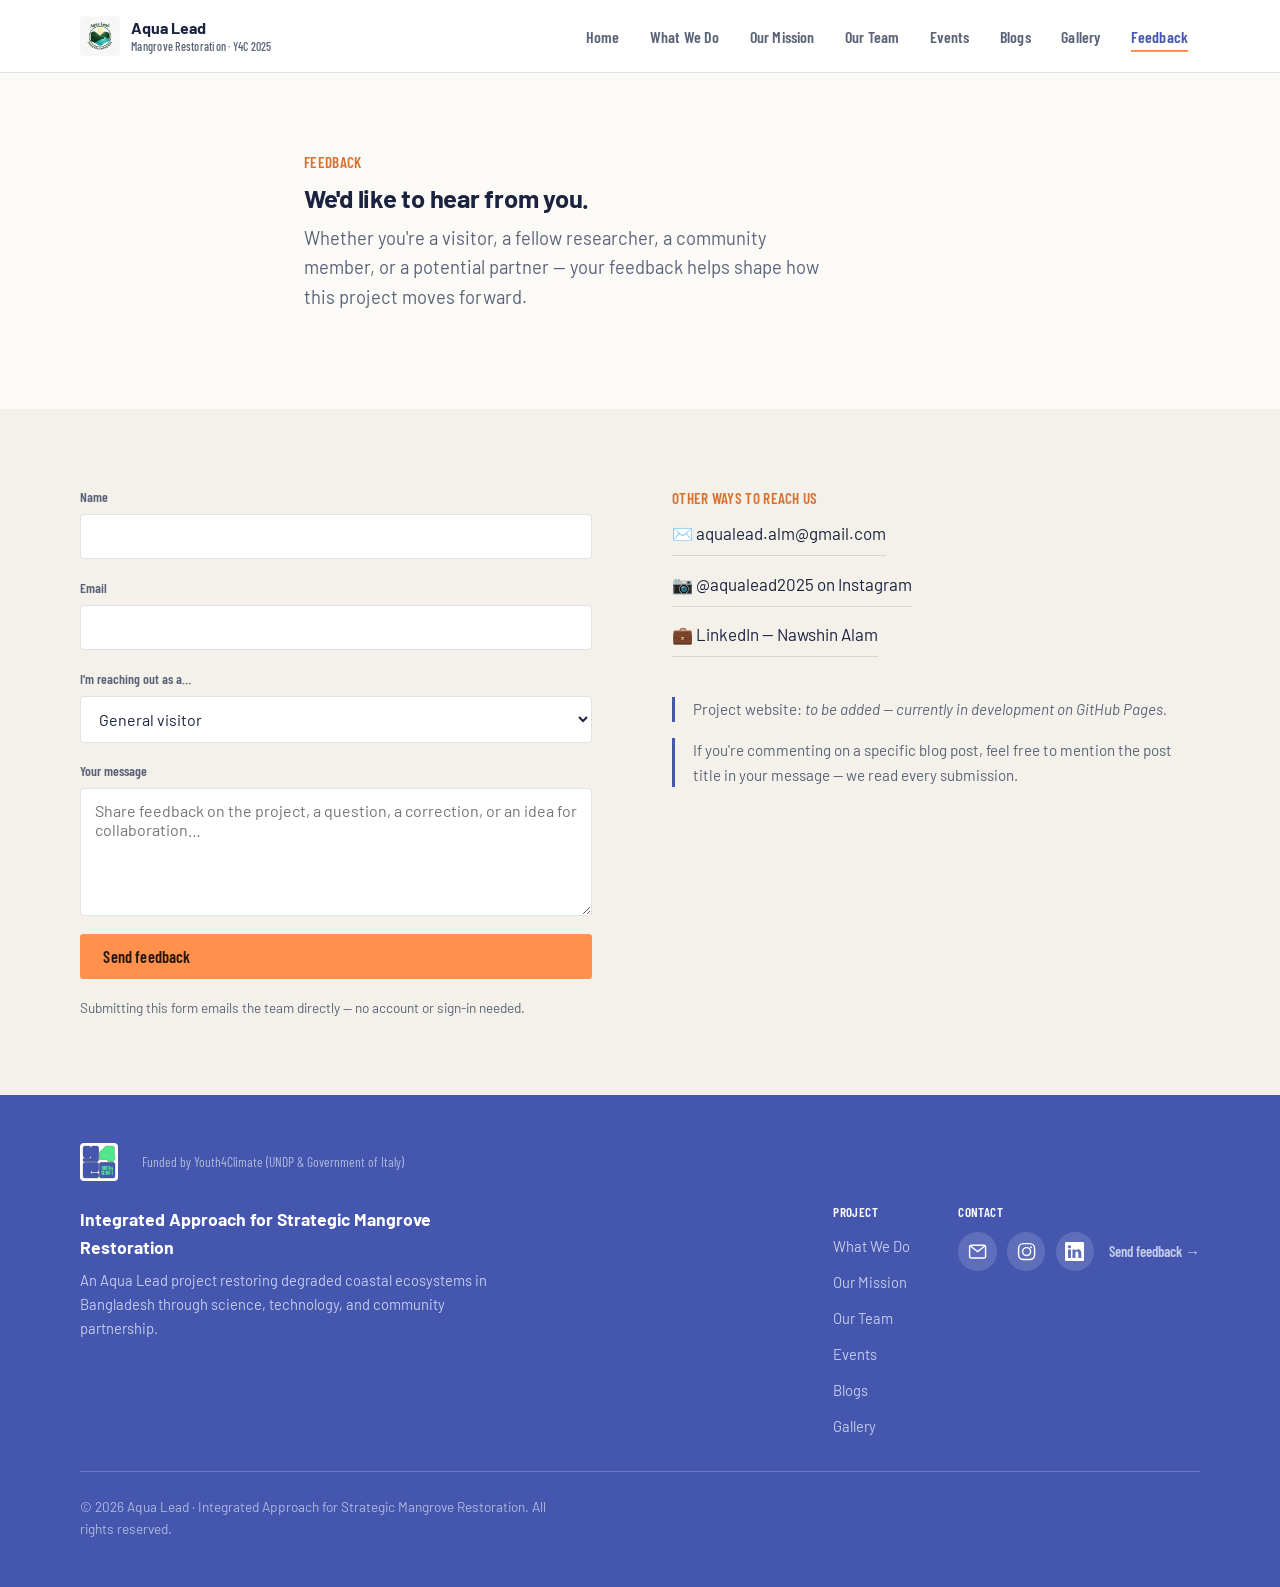
<file: feedback.html>
<!doctype html>
<html lang="en">
<head>
<meta charset="utf-8">
<title>Feedback · Integrated Approach for Strategic Mangrove Restoration</title>
<meta name="description" content="Share feedback, questions or collaboration ideas with the Aqua Lead mangrove restoration team.">
<meta name="viewport" content="width=device-width, initial-scale=1">
<link rel="icon" href="assets/img/brand/y4c-na-logo.svg" type="image/svg+xml">
<link rel="stylesheet" href="assets/css/style.css">
</head>
<body>
<a class="skip-link" href="#main">Skip to content</a>

<header class="site-header">
  <div class="wrap">
    <a class="brand" href="index.html">
      <img src="assets/img/brand/aqualead-logo.png" alt="Aqua Lead logo">
      <span class="brand-text">Aqua Lead<small>Mangrove Restoration · Y4C 2025</small></span>
    </a>
    <button class="nav-toggle" aria-label="Toggle navigation" aria-expanded="false">
      <svg viewBox="0 0 24 24" fill="none" stroke="currentColor" stroke-width="2"><path d="M3 6h18M3 12h18M3 18h18"/></svg>
    </button>
    <nav class="main-nav" aria-label="Primary">
      <ul>
        <li><a href="index.html">Home</a></li>
        <li><a href="what-we-do.html">What We Do</a></li>
        <li><a href="mission.html">Our Mission</a></li>
        <li><a href="team.html">Our Team</a></li>
        <li><a href="events.html">Events</a></li>
        <li><a href="blogs/index.html">Blogs</a></li>
        <li><a href="gallery.html">Gallery</a></li>
        <li><a href="feedback.html" aria-current="page">Feedback</a></li>
      </ul>
    </nav>
  </div>
</header>

<main id="main">

  <section class="section">
    <div class="wrap" style="max-width:48rem;">
      <p class="eyebrow">Feedback</p>
      <h1>We'd like to hear from you.</h1>
      <p class="lede">Whether you're a visitor, a fellow researcher, a community member, or a potential partner — your feedback helps shape how this project moves forward.</p>
    </div>
  </section>

  <section class="section band-paper2">
    <div class="wrap feedback-grid">
      <div>
        <form class="feedback-form" action="https://formsubmit.co/aqualead.alm@gmail.com" method="POST">
          <input type="hidden" name="_subject" value="New feedback — Aqua Lead mangrove restoration website">
          <input type="hidden" name="_template" value="box">

          <div class="field">
            <label for="name">Name</label>
            <input id="name" name="Name" type="text" required>
          </div>

          <div class="field">
            <label for="email">Email</label>
            <input id="email" name="Email" type="email" required>
          </div>

          <div class="field">
            <label for="role">I'm reaching out as a…</label>
            <select id="role" name="I am a">
              <option>General visitor</option>
              <option>Member of a coastal/fishing community</option>
              <option>Researcher / academic</option>
              <option>Student</option>
              <option>Potential partner / funder</option>
              <option>Journalist / media</option>
              <option>Other</option>
            </select>
          </div>

          <div class="field">
            <label for="message">Your message</label>
            <textarea id="message" name="Message" required placeholder="Share feedback on the project, a question, a correction, or an idea for collaboration…"></textarea>
          </div>

          <button class="btn btn-primary" type="submit">Send feedback</button>
          <p style="font-size:0.85rem; color:var(--muted); margin:0;">Submitting this form emails the team directly — no account or sign-in needed.</p>
        </form>
      </div>

      <div>
        <p class="eyebrow">Other ways to reach us</p>
        <ul class="contact-list">
          <li><a href="mailto:aqualead.alm@gmail.com">✉️ aqualead.alm@gmail.com</a></li>
          <li><a href="https://www.instagram.com/aqualead2025" target="_blank" rel="noopener">📷 @aqualead2025 on Instagram</a></li>
          <li><a href="http://www.linkedin.com/in/nawshinalam" target="_blank" rel="noopener">💼 LinkedIn — Nawshin Alam</a></li>
        </ul>
        <p class="note-box mt-lg">Project website: <em>to be added — currently in development on GitHub Pages.</em></p>
        <p class="note-box">If you're commenting on a specific blog post, feel free to mention the post title in your message — we read every submission.</p>
      </div>
    </div>
  </section>

</main>

<footer class="site-footer">
  <div class="wrap">
    <div class="footer-credits">
      <img class="y4c-mark" src="assets/img/brand/y4c-logo.svg" alt="Youth4Climate logo">
      <span class="credit-line">Funded by Youth4Climate (UNDP &amp; Government of Italy)</span>
    </div>
    <div class="footer-top">
      <div class="footer-brand">
        <strong>Integrated Approach for Strategic Mangrove Restoration</strong>
        <p>An Aqua Lead project restoring degraded coastal ecosystems in Bangladesh through science, technology, and community partnership.</p>
      </div>
      <div class="footer-links">
        <div>
          <h4>Project</h4>
          <ul>
            <li><a href="what-we-do.html">What We Do</a></li>
            <li><a href="mission.html">Our Mission</a></li>
            <li><a href="team.html">Our Team</a></li>
            <li><a href="events.html">Events</a></li>
            <li><a href="blogs/index.html">Blogs</a></li>
            <li><a href="gallery.html">Gallery</a></li>
          </ul>
        </div>
        <div>
          <h4>Contact</h4>
          <div class="footer-contact footer-icons">
            <a class="icon-btn" href="mailto:aqualead.alm@gmail.com" aria-label="Email — aqualead.alm@gmail.com" title="aqualead.alm@gmail.com">
              <svg viewBox="0 0 24 24" fill="none" stroke="currentColor" stroke-width="1.8" aria-hidden="true"><rect x="2" y="4" width="20" height="16" rx="2"/><path d="M3 5l9 7 9-7"/></svg>
            </a>
            <a class="icon-btn" href="https://www.instagram.com/aqualead2025" target="_blank" rel="noopener" aria-label="Instagram — @aqualead2025" title="@aqualead2025">
              <svg viewBox="0 0 24 24" fill="none" stroke="currentColor" stroke-width="1.8" aria-hidden="true"><rect x="2" y="2" width="20" height="20" rx="6"/><circle cx="12" cy="12" r="5"/><circle cx="17.5" cy="6.5" r="1.2" fill="currentColor" stroke="none"/></svg>
            </a>
            <a class="icon-btn" href="http://www.linkedin.com/in/nawshinalam" target="_blank" rel="noopener" aria-label="LinkedIn — Nawshin Alam" title="LinkedIn — Nawshin Alam">
              <svg viewBox="0 0 16 16" fill="currentColor" aria-hidden="true"><path d="M0 1.146C0 .513.526 0 1.175 0h13.65C15.474 0 16 .513 16 1.146v13.708c0 .633-.526 1.146-1.175 1.146H1.175C.526 16 0 15.487 0 14.854V1.146zm4.943 12.248V6.169H2.542v7.225h2.401zm-1.2-8.212c.837 0 1.358-.554 1.358-1.248-.015-.709-.52-1.248-1.342-1.248-.822 0-1.359.54-1.359 1.248 0 .694.521 1.248 1.327 1.248h.016zm4.908 8.212V9.359c0-.216.016-.432.08-.586.173-.431.568-.878 1.232-.878.869 0 1.216.662 1.216 1.634v3.865h2.401V9.25c0-2.22-1.184-3.252-2.764-3.252-1.274 0-1.845.7-2.165 1.193v.025h-.016a5.54 5.54 0 01.016-.025V6.169h-2.4c.03.678 0 7.225 0 7.225h2.4z"/></svg>
            </a>
            <a class="footer-feedback-link" href="feedback.html">Send feedback →</a>
          </div>
        </div>
      </div>
    </div>
    <div class="footer-bottom">
      <p>© <span data-year>2026</span> Aqua Lead · Integrated Approach for Strategic Mangrove Restoration. All rights reserved.</p>
    </div>
  </div>
</footer>

<script src="assets/js/main.js"></script>
</body>
</html>
</file>
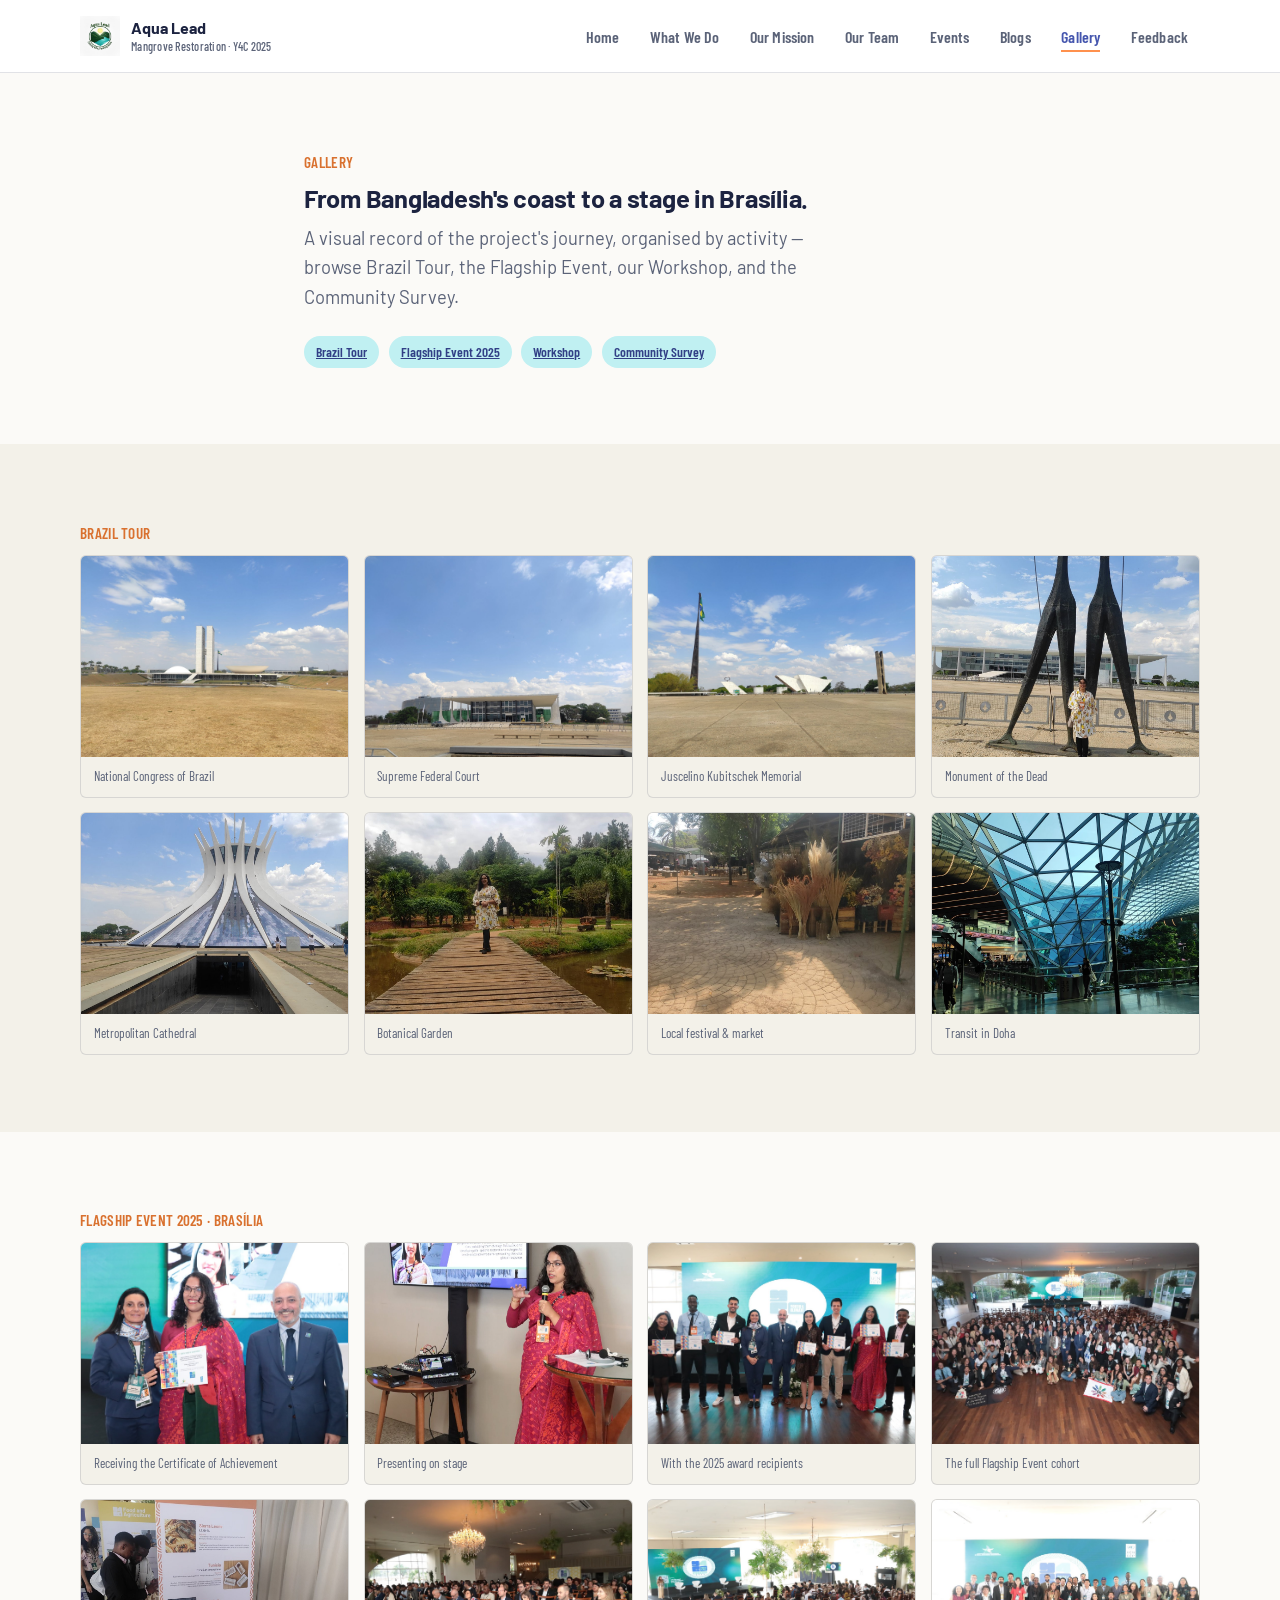
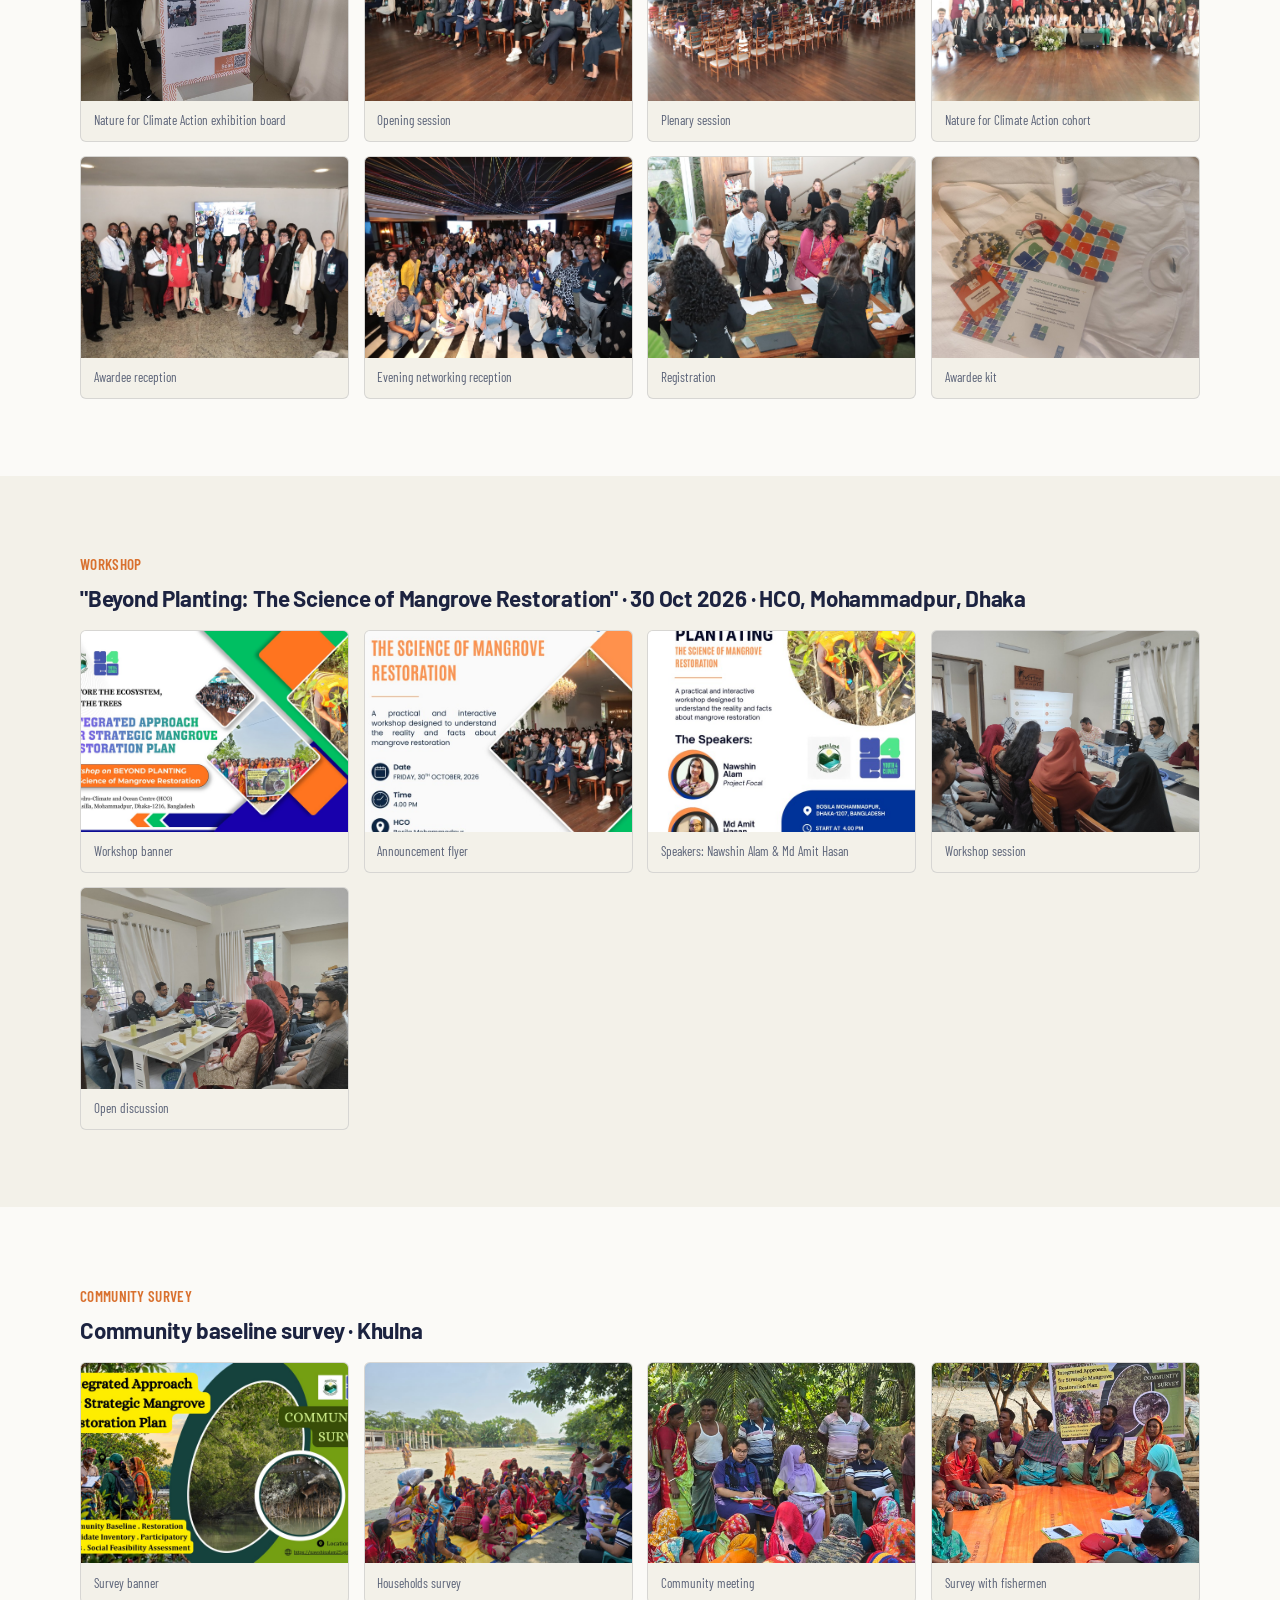
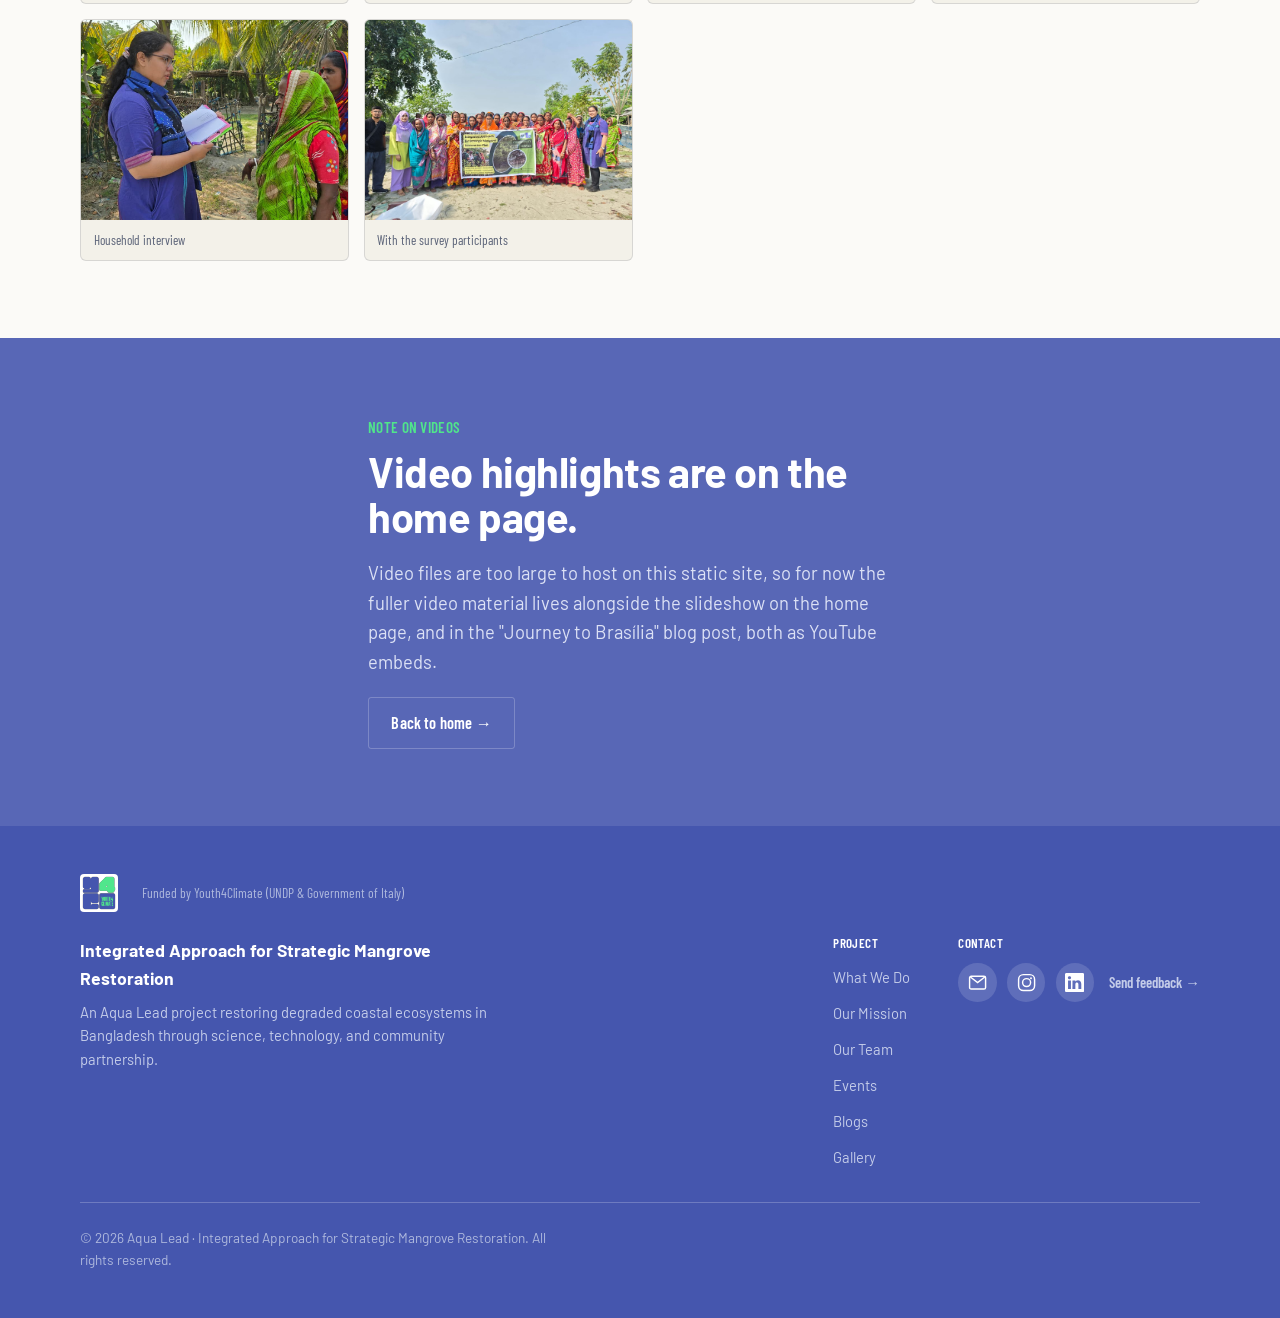
<file: gallery.html>
<!doctype html>
<html lang="en">
<head>
<meta charset="utf-8">
<title>Gallery · Integrated Approach for Strategic Mangrove Restoration</title>
<meta name="description" content="Photos from Brazil Tour, the Youth4Climate Flagship Event, the mangrove-restoration workshop, and the community survey in Khulna.">
<meta name="viewport" content="width=device-width, initial-scale=1">
<link rel="icon" href="assets/img/brand/y4c-na-logo.svg" type="image/svg+xml">
<link rel="stylesheet" href="assets/css/style.css">
</head>
<body>
<a class="skip-link" href="#main">Skip to content</a>

<header class="site-header">
  <div class="wrap">
    <a class="brand" href="index.html">
      <img src="assets/img/brand/aqualead-logo.png" alt="Aqua Lead logo">
      <span class="brand-text">Aqua Lead<small>Mangrove Restoration · Y4C 2025</small></span>
    </a>
    <button class="nav-toggle" aria-label="Toggle navigation" aria-expanded="false">
      <svg viewBox="0 0 24 24" fill="none" stroke="currentColor" stroke-width="2"><path d="M3 6h18M3 12h18M3 18h18"/></svg>
    </button>
    <nav class="main-nav" aria-label="Primary">
      <ul>
        <li><a href="index.html">Home</a></li>
        <li><a href="what-we-do.html">What We Do</a></li>
        <li><a href="mission.html">Our Mission</a></li>
        <li><a href="team.html">Our Team</a></li>
        <li><a href="events.html">Events</a></li>
        <li><a href="blogs/index.html">Blogs</a></li>
        <li><a href="gallery.html" aria-current="page">Gallery</a></li>
        <li><a href="feedback.html">Feedback</a></li>
      </ul>
    </nav>
  </div>
</header>

<main id="main">

  <section class="section">
    <div class="wrap" style="max-width:48rem;">
      <p class="eyebrow">Gallery</p>
      <h1>From Bangladesh's coast to a stage in Brasília.</h1>
      <p class="lede">A visual record of the project's journey, organised by activity — browse Brazil Tour, the Flagship Event, our Workshop, and the Community Survey.</p>
      <nav aria-label="Gallery sections" style="display:flex; flex-wrap:wrap; gap:0.6rem; margin-top:1.5rem;">
        <a class="pill" href="#brazil-tour">Brazil Tour</a>
        <a class="pill" href="#flagship-event">Flagship Event 2025</a>
        <a class="pill" href="#workshop">Workshop</a>
        <a class="pill" href="#community-survey">Community Survey</a>
      </nav>
    </div>
  </section>

  <section class="section band-paper2" id="brazil-tour">
    <div class="wrap">
      <p class="eyebrow">Brazil Tour</p>
      <div class="gallery-grid">
        <figure><img src="assets/img/gallery/national-congress-brazil.jpg" alt="The National Congress of Brazil in Brasília."><figcaption>National Congress of Brazil</figcaption></figure>
        <figure><img src="assets/img/gallery/supreme-court-brasilia.jpg" alt="The Supreme Federal Court building in Brasília."><figcaption>Supreme Federal Court</figcaption></figure>
        <figure><img src="assets/img/gallery/juscelino-kubitschek-memorial.jpg" alt="The Juscelino Kubitschek Memorial."><figcaption>Juscelino Kubitschek Memorial</figcaption></figure>
        <figure><img src="assets/img/gallery/monument-of-the-dead.jpg" alt="The Monument to the Dead and Disappeared of the Military Dictatorship."><figcaption>Monument of the Dead</figcaption></figure>
        <figure><img src="assets/img/gallery/catedral-metropolitana.jpg" alt="Brasília's Metropolitan Cathedral."><figcaption>Metropolitan Cathedral</figcaption></figure>
        <figure><img src="assets/img/gallery/brasilia-botanical-garden.jpg" alt="The Brasília Botanical Garden."><figcaption>Botanical Garden</figcaption></figure>
        <figure><img src="assets/img/gallery/local-festival-market.jpg" alt="A local festival and market in Brasília."><figcaption>Local festival &amp; market</figcaption></figure>
        <figure><img src="assets/img/gallery/doha-airport-transit.jpg" alt="Transit stop at Hamad International Airport, Doha."><figcaption>Transit in Doha</figcaption></figure>
      </div>
    </div>
  </section>

  <section class="section" id="flagship-event">
    <div class="wrap">
      <p class="eyebrow">Flagship Event 2025 · Brasília</p>
      <div class="gallery-grid">
        <figure><img src="assets/img/gallery/nawshin-award-ceremony.jpg" alt="Nawshin Alam receiving the Certificate of Achievement from Vannia Gava."><figcaption>Receiving the Certificate of Achievement</figcaption></figure>
        <figure><img src="assets/img/gallery/nawshin-pitching-project.jpg" alt="Nawshin Alam presenting the project on stage."><figcaption>Presenting on stage</figcaption></figure>
        <figure><img src="assets/img/gallery/y4c-award-recipients-group.jpg" alt="Group photo of award recipients."><figcaption>With the 2025 award recipients</figcaption></figure>
        <figure><img src="assets/img/gallery/y4c-flagship-group-photo.jpg" alt="Group photo of the full Flagship Event cohort."><figcaption>The full Flagship Event cohort</figcaption></figure>
        <figure><img src="assets/img/gallery/nature-for-climate-action-poster.jpg" alt="Nature for Climate Action exhibition board."><figcaption>Nature for Climate Action exhibition board</figcaption></figure>
        <figure><img src="assets/img/gallery/flagship-opening-session.jpg" alt="Opening session of the Flagship Event."><figcaption>Opening session</figcaption></figure>
        <figure><img src="assets/img/gallery/flagship-plenary-session.jpg" alt="Plenary session audience."><figcaption>Plenary session</figcaption></figure>
        <figure><img src="assets/img/gallery/y4c-nature-climate-cohort.jpg" alt="Nature for Climate Action track cohort on stage."><figcaption>Nature for Climate Action cohort</figcaption></figure>
        <figure><img src="assets/img/gallery/y4c-awardees-reception.jpg" alt="Informal awardee gathering."><figcaption>Awardee reception</figcaption></figure>
        <figure><img src="assets/img/gallery/flagship-networking-reception.jpg" alt="Evening networking reception."><figcaption>Evening networking reception</figcaption></figure>
        <figure><img src="assets/img/gallery/flagship-registration-desk.jpg" alt="Event registration desk."><figcaption>Registration</figcaption></figure>
        <figure><img src="assets/img/gallery/y4c-awardee-kit.jpg" alt="Youth4Climate awardee kit flatlay."><figcaption>Awardee kit</figcaption></figure>
      </div>
    </div>
  </section>

  <section class="section band-paper2" id="workshop">
    <div class="wrap">
      <p class="eyebrow">Workshop</p>
      <h2 style="font-size:1.4rem; margin-bottom:1.25rem;">"Beyond Planting: The Science of Mangrove Restoration" · 30 Oct 2026 · HCO, Mohammadpur, Dhaka</h2>
      <div class="gallery-grid">
        <figure><img src="assets/img/gallery/workshop-banner.jpg" alt="Workshop banner: Beyond Planting — The Science of Mangrove Restoration."><figcaption>Workshop banner</figcaption></figure>
        <figure><img src="assets/img/gallery/workshop-flyer-announcement.jpg" alt="Workshop announcement flyer with date, time and venue."><figcaption>Announcement flyer</figcaption></figure>
        <figure><img src="assets/img/gallery/workshop-flyer-speakers.jpg" alt="Workshop speakers flyer: Nawshin Alam and Md Amit Hasan."><figcaption>Speakers: Nawshin Alam &amp; Md Amit Hasan</figcaption></figure>
        <figure><img src="assets/img/gallery/workshop-session-1.jpg" alt="Workshop session in progress, participants seated around a table."><figcaption>Workshop session</figcaption></figure>
        <figure><img src="assets/img/gallery/workshop-session-2.jpg" alt="Workshop discussion with participants and presenters."><figcaption>Open discussion</figcaption></figure>
      </div>
    </div>
  </section>

  <section class="section" id="community-survey">
    <div class="wrap">
      <p class="eyebrow">Community Survey</p>
      <h2 style="font-size:1.4rem; margin-bottom:1.25rem;">Community baseline survey · Khulna</h2>
      <div class="gallery-grid">
        <figure><img src="assets/img/gallery/survey-banner.jpg" alt="Community survey banner: Integrated Approach for Strategic Mangrove Restoration Plan, Khulna."><figcaption>Survey banner</figcaption></figure>
        <figure><img src="assets/img/gallery/survey-households-meeting.jpg" alt="Households survey meeting with community members seated outdoors."><figcaption>Households survey</figcaption></figure>
        <figure><img src="assets/img/gallery/survey-community-meeting.jpg" alt="Community consultation meeting under palm trees."><figcaption>Community meeting</figcaption></figure>
        <figure><img src="assets/img/gallery/survey-fishermen-group.jpg" alt="Survey discussion with local fishermen."><figcaption>Survey with fishermen</figcaption></figure>
        <figure><img src="assets/img/gallery/survey-interview-housewife.jpg" alt="Team member interviewing a local housewife."><figcaption>Household interview</figcaption></figure>
        <figure><img src="assets/img/gallery/survey-group-photo.jpg" alt="Group photo with community survey participants."><figcaption>With the survey participants</figcaption></figure>
      </div>
    </div>
  </section>

  <section class="section band-blue pattern-bg">
    <div class="wrap" style="max-width:40rem;">
      <p class="eyebrow">Note on videos</p>
      <h2>Video highlights are on the home page.</h2>
      <p class="lede">Video files are too large to host on this static site, so for now the fuller video material lives alongside the slideshow on the home page, and in the "Journey to Brasília" blog post, both as YouTube embeds.</p>
      <a class="btn btn-ghost" href="index.html">Back to home →</a>
    </div>
  </section>

</main>

<footer class="site-footer">
  <div class="wrap">
    <div class="footer-credits">
      <img class="y4c-mark" src="assets/img/brand/y4c-logo.svg" alt="Youth4Climate logo">
      <span class="credit-line">Funded by Youth4Climate (UNDP &amp; Government of Italy)</span>
    </div>
    <div class="footer-top">
      <div class="footer-brand">
        <strong>Integrated Approach for Strategic Mangrove Restoration</strong>
        <p>An Aqua Lead project restoring degraded coastal ecosystems in Bangladesh through science, technology, and community partnership.</p>
      </div>
      <div class="footer-links">
        <div>
          <h4>Project</h4>
          <ul>
            <li><a href="what-we-do.html">What We Do</a></li>
            <li><a href="mission.html">Our Mission</a></li>
            <li><a href="team.html">Our Team</a></li>
            <li><a href="events.html">Events</a></li>
            <li><a href="blogs/index.html">Blogs</a></li>
            <li><a href="gallery.html">Gallery</a></li>
          </ul>
        </div>
        <div>
          <h4>Contact</h4>
          <div class="footer-contact footer-icons">
            <a class="icon-btn" href="mailto:aqualead.alm@gmail.com" aria-label="Email — aqualead.alm@gmail.com" title="aqualead.alm@gmail.com">
              <svg viewBox="0 0 24 24" fill="none" stroke="currentColor" stroke-width="1.8" aria-hidden="true"><rect x="2" y="4" width="20" height="16" rx="2"/><path d="M3 5l9 7 9-7"/></svg>
            </a>
            <a class="icon-btn" href="https://www.instagram.com/aqualead2025" target="_blank" rel="noopener" aria-label="Instagram — @aqualead2025" title="@aqualead2025">
              <svg viewBox="0 0 24 24" fill="none" stroke="currentColor" stroke-width="1.8" aria-hidden="true"><rect x="2" y="2" width="20" height="20" rx="6"/><circle cx="12" cy="12" r="5"/><circle cx="17.5" cy="6.5" r="1.2" fill="currentColor" stroke="none"/></svg>
            </a>
            <a class="icon-btn" href="http://www.linkedin.com/in/nawshinalam" target="_blank" rel="noopener" aria-label="LinkedIn — Nawshin Alam" title="LinkedIn — Nawshin Alam">
              <svg viewBox="0 0 16 16" fill="currentColor" aria-hidden="true"><path d="M0 1.146C0 .513.526 0 1.175 0h13.65C15.474 0 16 .513 16 1.146v13.708c0 .633-.526 1.146-1.175 1.146H1.175C.526 16 0 15.487 0 14.854V1.146zm4.943 12.248V6.169H2.542v7.225h2.401zm-1.2-8.212c.837 0 1.358-.554 1.358-1.248-.015-.709-.52-1.248-1.342-1.248-.822 0-1.359.54-1.359 1.248 0 .694.521 1.248 1.327 1.248h.016zm4.908 8.212V9.359c0-.216.016-.432.08-.586.173-.431.568-.878 1.232-.878.869 0 1.216.662 1.216 1.634v3.865h2.401V9.25c0-2.22-1.184-3.252-2.764-3.252-1.274 0-1.845.7-2.165 1.193v.025h-.016a5.54 5.54 0 01.016-.025V6.169h-2.4c.03.678 0 7.225 0 7.225h2.4z"/></svg>
            </a>
            <a class="footer-feedback-link" href="feedback.html">Send feedback →</a>
          </div>
        </div>
      </div>
    </div>
    <div class="footer-bottom">
      <p>© <span data-year>2026</span> Aqua Lead · Integrated Approach for Strategic Mangrove Restoration. All rights reserved.</p>
    </div>
  </div>
</footer>

<script src="assets/js/main.js"></script>
</body>
</html>
</file>
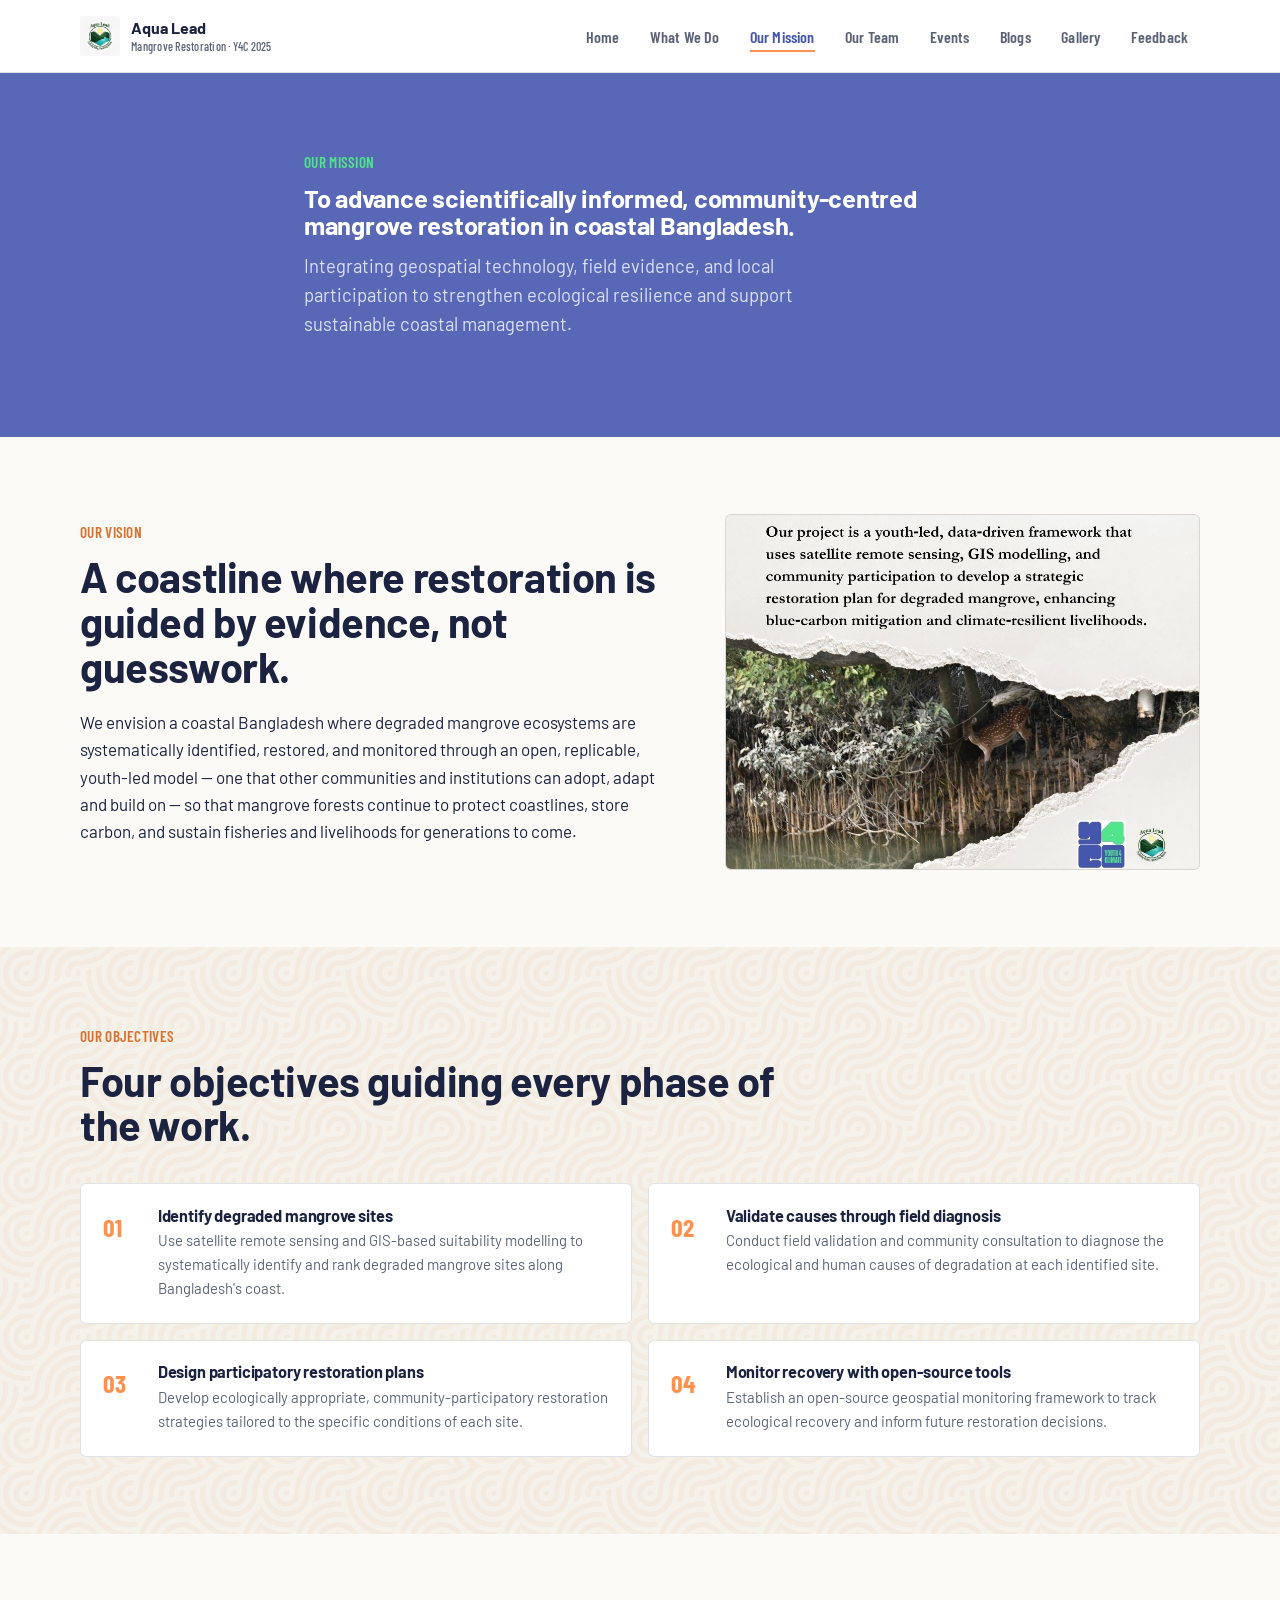
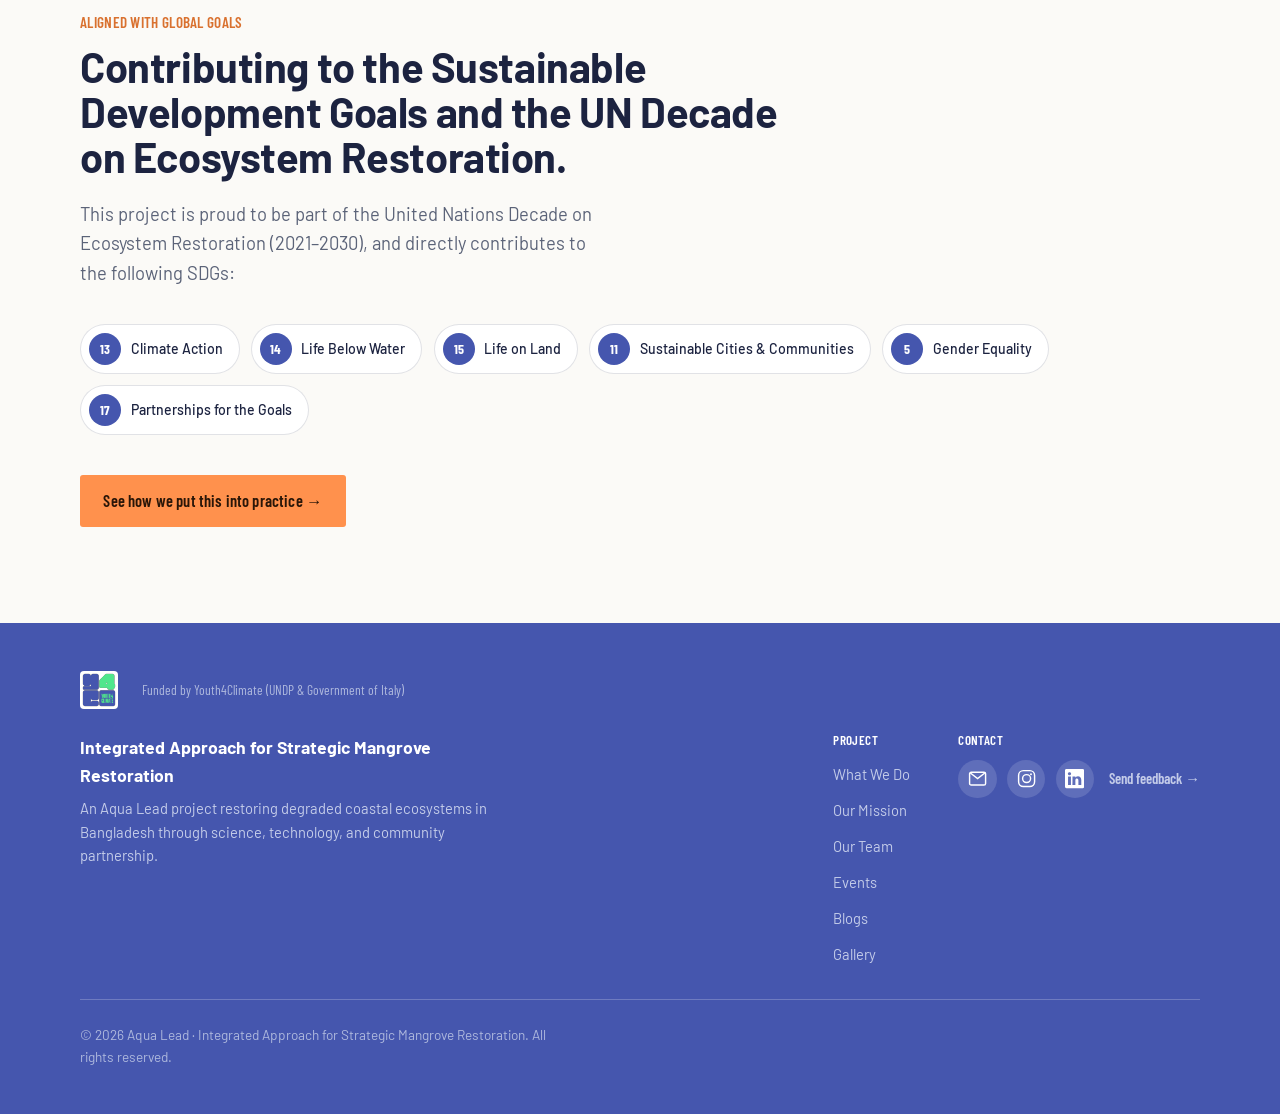
<file: mission.html>
<!doctype html>
<html lang="en">
<head>
<meta charset="utf-8">
<title>Our Mission · Integrated Approach for Strategic Mangrove Restoration</title>
<meta name="description" content="Our mission, vision and four objectives for restoring Bangladesh's mangroves through science, technology and community participation.">
<meta name="viewport" content="width=device-width, initial-scale=1">
<link rel="icon" href="assets/img/brand/y4c-na-logo.svg" type="image/svg+xml">
<link rel="stylesheet" href="assets/css/style.css">
</head>
<body>
<a class="skip-link" href="#main">Skip to content</a>

<header class="site-header">
  <div class="wrap">
    <a class="brand" href="index.html">
      <img src="assets/img/brand/aqualead-logo.png" alt="Aqua Lead logo">
      <span class="brand-text">Aqua Lead<small>Mangrove Restoration · Y4C 2025</small></span>
    </a>
    <button class="nav-toggle" aria-label="Toggle navigation" aria-expanded="false">
      <svg viewBox="0 0 24 24" fill="none" stroke="currentColor" stroke-width="2"><path d="M3 6h18M3 12h18M3 18h18"/></svg>
    </button>
    <nav class="main-nav" aria-label="Primary">
      <ul>
        <li><a href="index.html">Home</a></li>
        <li><a href="what-we-do.html">What We Do</a></li>
        <li><a href="mission.html" aria-current="page">Our Mission</a></li>
        <li><a href="team.html">Our Team</a></li>
        <li><a href="events.html">Events</a></li>
        <li><a href="blogs/index.html">Blogs</a></li>
        <li><a href="gallery.html">Gallery</a></li>
        <li><a href="feedback.html">Feedback</a></li>
      </ul>
    </nav>
  </div>
</header>

<main id="main">

  <section class="section band-blue pattern-bg">
    <div class="wrap" style="max-width:48rem;">
      <p class="eyebrow">Our mission</p>
      <h1 style="color:#fff; font-size:clamp(2rem,3vw+1rem,3rem);">To advance scientifically informed, community-centred mangrove restoration in coastal Bangladesh.</h1>
      <p class="lede">Integrating geospatial technology, field evidence, and local participation to strengthen ecological resilience and support sustainable coastal management.</p>
    </div>
  </section>

  <section class="section">
    <div class="wrap two-col">
      <div>
        <p class="eyebrow">Our vision</p>
        <h2>A coastline where restoration is guided by evidence, not guesswork.</h2>
        <p>We envision a coastal Bangladesh where degraded mangrove ecosystems are systematically identified, restored, and monitored through an open, replicable, youth-led model — one that other communities and institutions can adopt, adapt and build on — so that mangrove forests continue to protect coastlines, store carbon, and sustain fisheries and livelihoods for generations to come.</p>
      </div>
      <div class="media-frame">
        <img src="assets/img/slides/slide-01.jpg" alt="A mangrove creek along the Bangladesh coast.">
      </div>
    </div>
  </section>

  <section class="section band-paper2 pattern-bg">
    <div class="wrap">
      <div class="section-head">
        <p class="eyebrow">Our objectives</p>
        <h2>Four objectives guiding every phase of the work.</h2>
      </div>
      <div class="objectives">
        <div class="objective">
          <span class="num">01</span>
          <div>
            <h3>Identify degraded mangrove sites</h3>
            <p>Use satellite remote sensing and GIS-based suitability modelling to systematically identify and rank degraded mangrove sites along Bangladesh's coast.</p>
          </div>
        </div>
        <div class="objective">
          <span class="num">02</span>
          <div>
            <h3>Validate causes through field diagnosis</h3>
            <p>Conduct field validation and community consultation to diagnose the ecological and human causes of degradation at each identified site.</p>
          </div>
        </div>
        <div class="objective">
          <span class="num">03</span>
          <div>
            <h3>Design participatory restoration plans</h3>
            <p>Develop ecologically appropriate, community-participatory restoration strategies tailored to the specific conditions of each site.</p>
          </div>
        </div>
        <div class="objective">
          <span class="num">04</span>
          <div>
            <h3>Monitor recovery with open-source tools</h3>
            <p>Establish an open-source geospatial monitoring framework to track ecological recovery and inform future restoration decisions.</p>
          </div>
        </div>
      </div>
    </div>
  </section>

  <section class="section">
    <div class="wrap">
      <div class="section-head">
        <p class="eyebrow">Aligned with global goals</p>
        <h2>Contributing to the Sustainable Development Goals and the UN Decade on Ecosystem Restoration.</h2>
        <p class="lede">This project is proud to be part of the United Nations Decade on Ecosystem Restoration (2021–2030), and directly contributes to the following SDGs:</p>
      </div>
      <div class="sdg-strip">
        <a class="sdg-chip" href="https://sdgs.un.org/goals/goal13" target="_blank" rel="noopener"><span class="n">13</span><span>Climate Action</span></a>
        <a class="sdg-chip" href="https://sdgs.un.org/goals/goal14" target="_blank" rel="noopener"><span class="n">14</span><span>Life Below Water</span></a>
        <a class="sdg-chip" href="https://sdgs.un.org/goals/goal15" target="_blank" rel="noopener"><span class="n">15</span><span>Life on Land</span></a>
        <a class="sdg-chip" href="https://sdgs.un.org/goals/goal11" target="_blank" rel="noopener"><span class="n">11</span><span>Sustainable Cities &amp; Communities</span></a>
        <a class="sdg-chip" href="https://sdgs.un.org/goals/goal5" target="_blank" rel="noopener"><span class="n">5</span><span>Gender Equality</span></a>
        <a class="sdg-chip" href="https://sdgs.un.org/goals/goal17" target="_blank" rel="noopener"><span class="n">17</span><span>Partnerships for the Goals</span></a>
      </div>
      <p class="mt-lg"><a class="btn btn-primary" href="what-we-do.html">See how we put this into practice →</a></p>
    </div>
  </section>

</main>

<footer class="site-footer">
  <div class="wrap">
    <div class="footer-credits">
      <img class="y4c-mark" src="assets/img/brand/y4c-logo.svg" alt="Youth4Climate logo">
      <span class="credit-line">Funded by Youth4Climate (UNDP &amp; Government of Italy)</span>
    </div>
    <div class="footer-top">
      <div class="footer-brand">
        <strong>Integrated Approach for Strategic Mangrove Restoration</strong>
        <p>An Aqua Lead project restoring degraded coastal ecosystems in Bangladesh through science, technology, and community partnership.</p>
      </div>
      <div class="footer-links">
        <div>
          <h4>Project</h4>
          <ul>
            <li><a href="what-we-do.html">What We Do</a></li>
            <li><a href="mission.html">Our Mission</a></li>
            <li><a href="team.html">Our Team</a></li>
            <li><a href="events.html">Events</a></li>
            <li><a href="blogs/index.html">Blogs</a></li>
            <li><a href="gallery.html">Gallery</a></li>
          </ul>
        </div>
        <div>
          <h4>Contact</h4>
          <div class="footer-contact footer-icons">
            <a class="icon-btn" href="mailto:aqualead.alm@gmail.com" aria-label="Email — aqualead.alm@gmail.com" title="aqualead.alm@gmail.com">
              <svg viewBox="0 0 24 24" fill="none" stroke="currentColor" stroke-width="1.8" aria-hidden="true"><rect x="2" y="4" width="20" height="16" rx="2"/><path d="M3 5l9 7 9-7"/></svg>
            </a>
            <a class="icon-btn" href="https://www.instagram.com/aqualead2025" target="_blank" rel="noopener" aria-label="Instagram — @aqualead2025" title="@aqualead2025">
              <svg viewBox="0 0 24 24" fill="none" stroke="currentColor" stroke-width="1.8" aria-hidden="true"><rect x="2" y="2" width="20" height="20" rx="6"/><circle cx="12" cy="12" r="5"/><circle cx="17.5" cy="6.5" r="1.2" fill="currentColor" stroke="none"/></svg>
            </a>
            <a class="icon-btn" href="http://www.linkedin.com/in/nawshinalam" target="_blank" rel="noopener" aria-label="LinkedIn — Nawshin Alam" title="LinkedIn — Nawshin Alam">
              <svg viewBox="0 0 16 16" fill="currentColor" aria-hidden="true"><path d="M0 1.146C0 .513.526 0 1.175 0h13.65C15.474 0 16 .513 16 1.146v13.708c0 .633-.526 1.146-1.175 1.146H1.175C.526 16 0 15.487 0 14.854V1.146zm4.943 12.248V6.169H2.542v7.225h2.401zm-1.2-8.212c.837 0 1.358-.554 1.358-1.248-.015-.709-.52-1.248-1.342-1.248-.822 0-1.359.54-1.359 1.248 0 .694.521 1.248 1.327 1.248h.016zm4.908 8.212V9.359c0-.216.016-.432.08-.586.173-.431.568-.878 1.232-.878.869 0 1.216.662 1.216 1.634v3.865h2.401V9.25c0-2.22-1.184-3.252-2.764-3.252-1.274 0-1.845.7-2.165 1.193v.025h-.016a5.54 5.54 0 01.016-.025V6.169h-2.4c.03.678 0 7.225 0 7.225h2.4z"/></svg>
            </a>
            <a class="footer-feedback-link" href="feedback.html">Send feedback →</a>
          </div>
        </div>
      </div>
    </div>
    <div class="footer-bottom">
      <p>© <span data-year>2026</span> Aqua Lead · Integrated Approach for Strategic Mangrove Restoration. All rights reserved.</p>
    </div>
  </div>
</footer>

<script src="assets/js/main.js"></script>
</body>
</html>
</file>
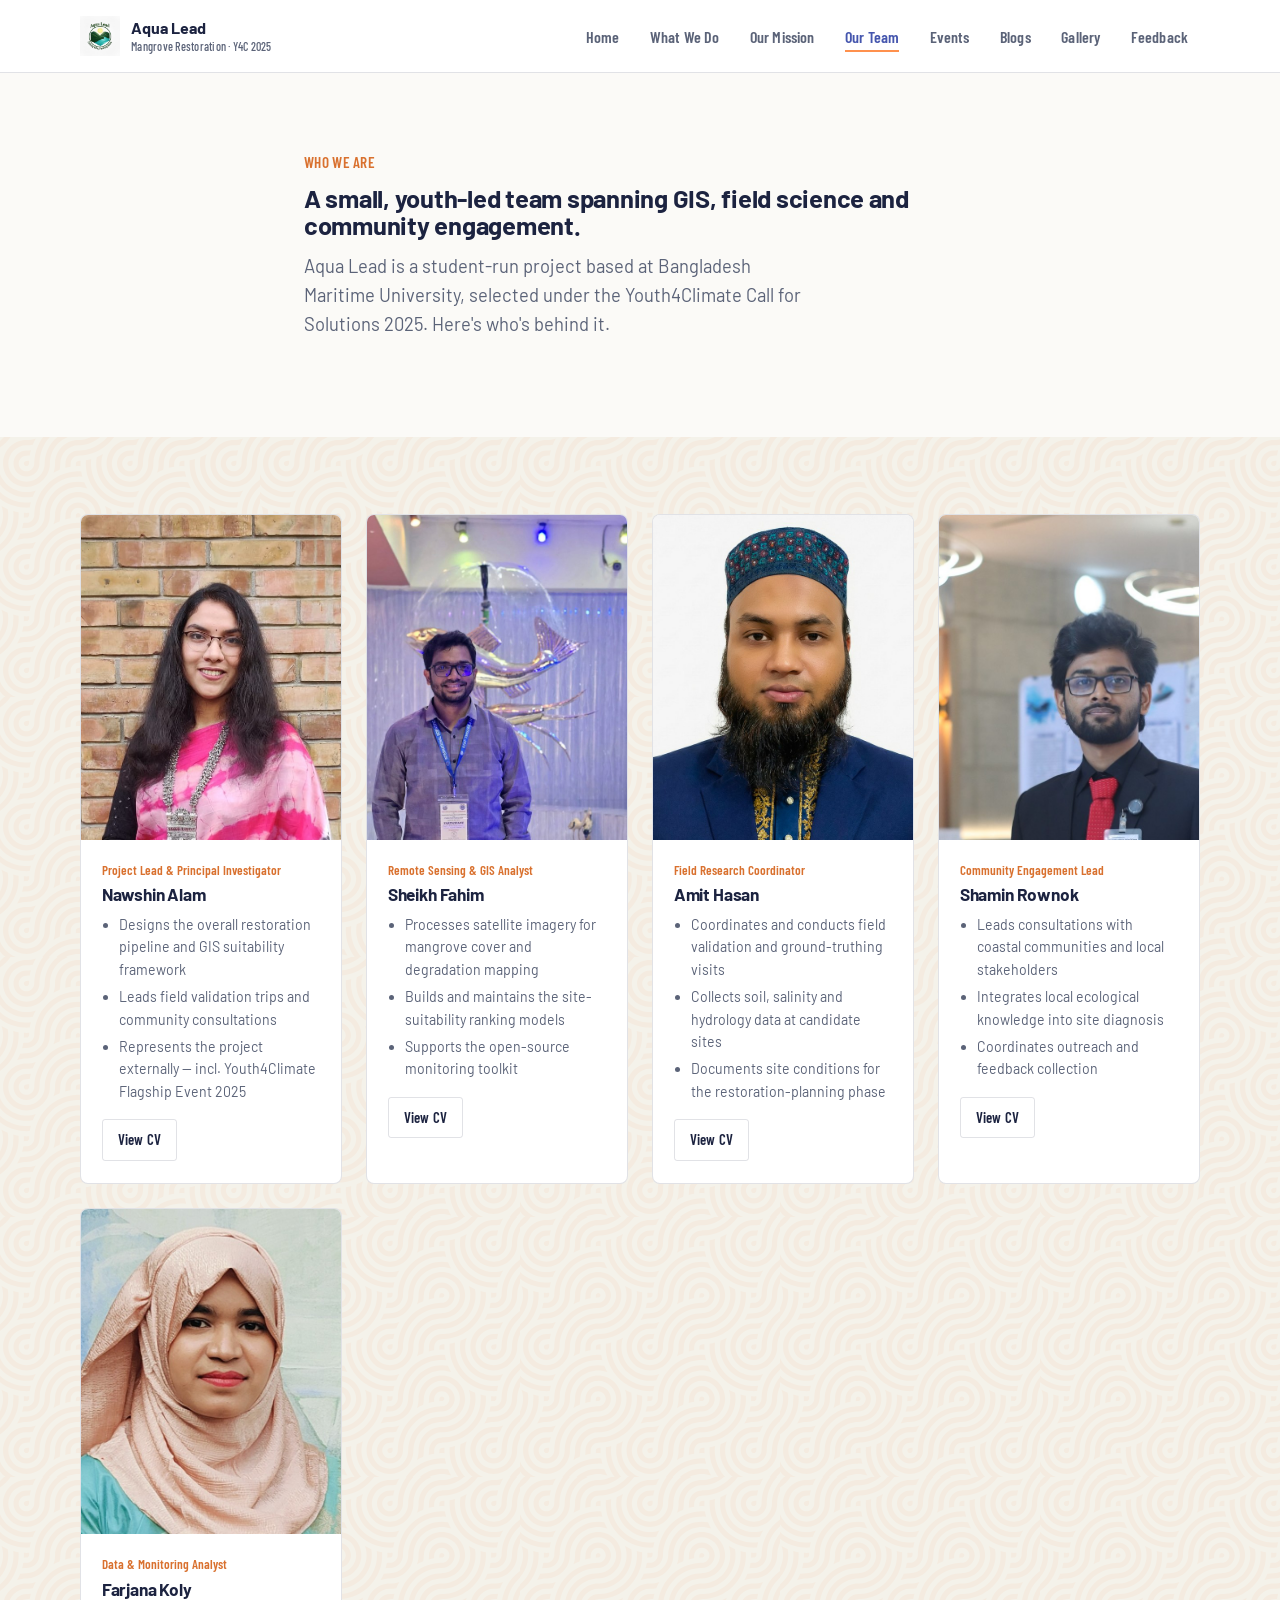
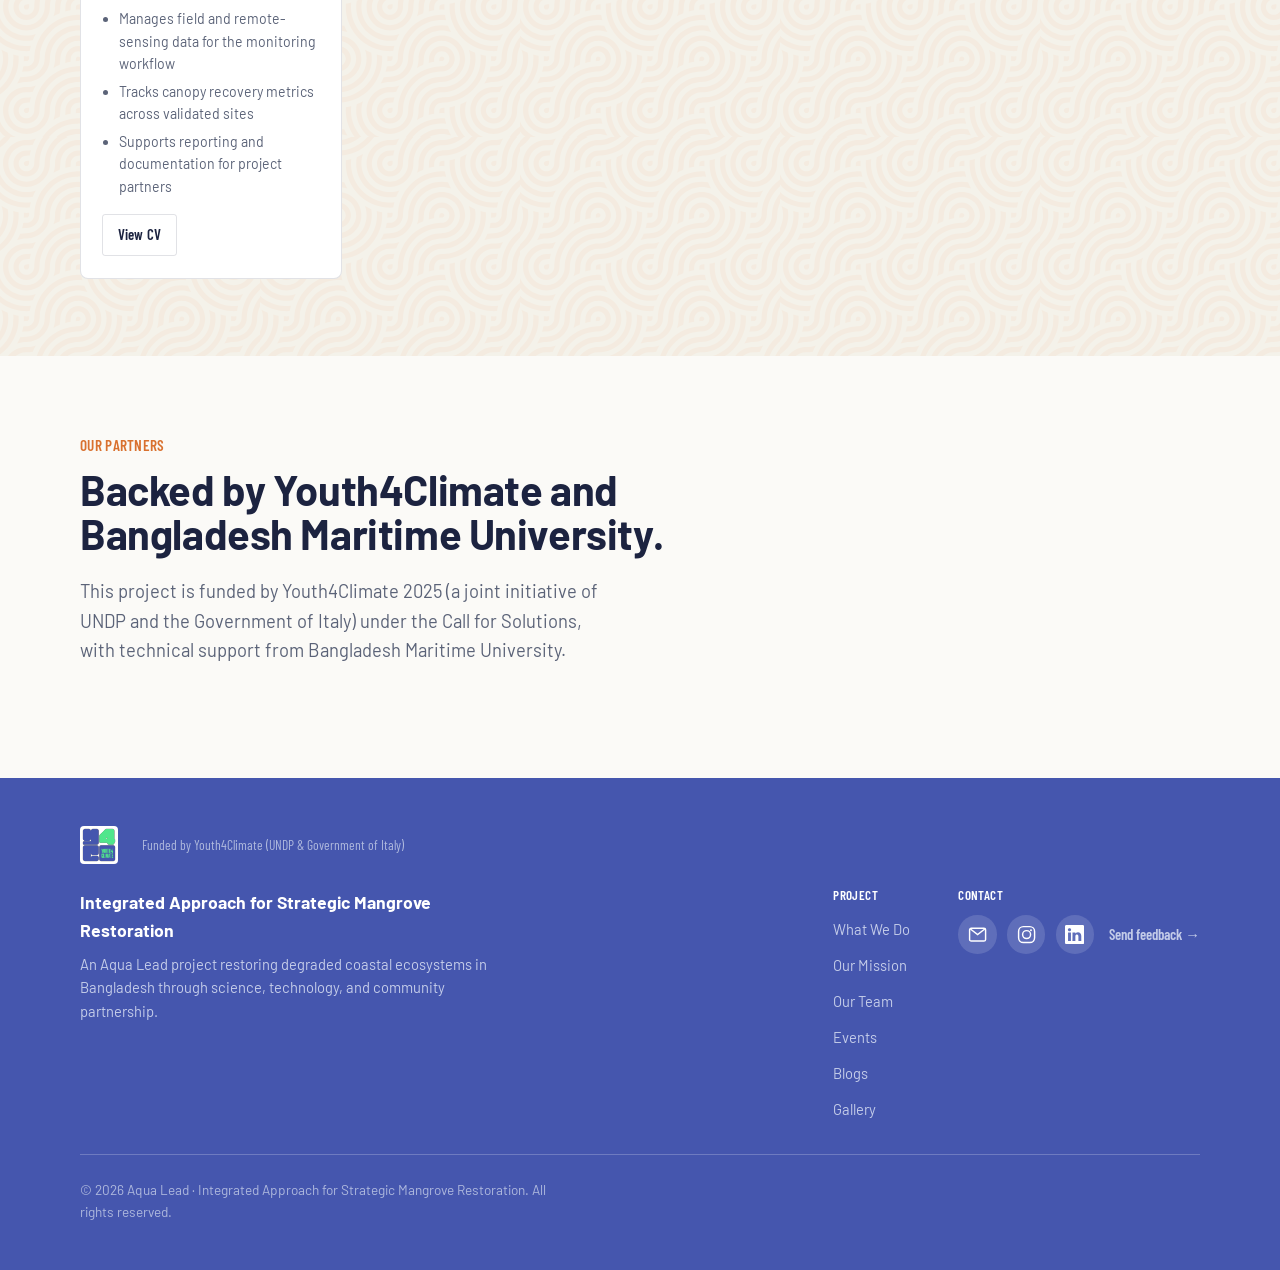
<file: team.html>
<!doctype html>
<html lang="en">
<head>
<meta charset="utf-8">
<title>Our Team · Integrated Approach for Strategic Mangrove Restoration</title>
<meta name="description" content="Meet the youth-led team behind the Integrated Approach for Strategic Mangrove Restoration project.">
<meta name="viewport" content="width=device-width, initial-scale=1">
<link rel="icon" href="assets/img/brand/y4c-na-logo.svg" type="image/svg+xml">
<link rel="stylesheet" href="assets/css/style.css">
</head>
<body>
<a class="skip-link" href="#main">Skip to content</a>

<header class="site-header">
  <div class="wrap">
    <a class="brand" href="index.html">
      <img src="assets/img/brand/aqualead-logo.png" alt="Aqua Lead logo">
      <span class="brand-text">Aqua Lead<small>Mangrove Restoration · Y4C 2025</small></span>
    </a>
    <button class="nav-toggle" aria-label="Toggle navigation" aria-expanded="false">
      <svg viewBox="0 0 24 24" fill="none" stroke="currentColor" stroke-width="2"><path d="M3 6h18M3 12h18M3 18h18"/></svg>
    </button>
    <nav class="main-nav" aria-label="Primary">
      <ul>
        <li><a href="index.html">Home</a></li>
        <li><a href="what-we-do.html">What We Do</a></li>
        <li><a href="mission.html">Our Mission</a></li>
        <li><a href="team.html" aria-current="page">Our Team</a></li>
        <li><a href="events.html">Events</a></li>
        <li><a href="blogs/index.html">Blogs</a></li>
        <li><a href="gallery.html">Gallery</a></li>
        <li><a href="feedback.html">Feedback</a></li>
      </ul>
    </nav>
  </div>
</header>

<main id="main">

  <section class="section">
    <div class="wrap" style="max-width:48rem;">
      <p class="eyebrow">Who we are</p>
      <h1>A small, youth-led team spanning GIS, field science and community engagement.</h1>
      <p class="lede">Aqua Lead is a student-run project based at Bangladesh Maritime University, selected under the Youth4Climate Call for Solutions 2025. Here's who's behind it.</p>
    </div>
  </section>

  <section class="section band-paper2 pattern-bg">
    <div class="wrap">
      <div class="team-grid">

        <div class="person">
          <div class="photo"><img src="assets/img/team/nawshin-alam.jpg" alt="Photo of Nawshin Alam"></div>
          <div class="body">
            <span class="role">Project Lead &amp; Principal Investigator</span>
            <h3>Nawshin Alam</h3>
            <ul>
              <li>Designs the overall restoration pipeline and GIS suitability framework</li>
              <li>Leads field validation trips and community consultations</li>
              <li>Represents the project externally — incl. Youth4Climate Flagship Event 2025</li>
            </ul>
            <a class="btn btn-ghost btn-sm" href="assets/cv/nawshin-alam-cv.pdf" target="_blank" rel="noopener">View CV</a>
          </div>
        </div>

        <div class="person">
          <div class="photo"><img src="assets/img/team/sheikh-fahim.jpg" alt="Photo of Sheikh Fahim"></div>
          <div class="body">
            <span class="role">Remote Sensing &amp; GIS Analyst</span>
            <h3>Sheikh Fahim</h3>
            <ul>
              <li>Processes satellite imagery for mangrove cover and degradation mapping</li>
              <li>Builds and maintains the site-suitability ranking models</li>
              <li>Supports the open-source monitoring toolkit</li>
            </ul>
            <a class="btn btn-ghost btn-sm" href="assets/cv/sheikh-fahim-cv.pdf" target="_blank" rel="noopener">View CV</a>
          </div>
        </div>

        <div class="person">
          <div class="photo"><img src="assets/img/team/amit-hasan.jpg" alt="Photo of Amit Hasan"></div>
          <div class="body">
            <span class="role">Field Research Coordinator</span>
            <h3>Amit Hasan</h3>
            <ul>
              <li>Coordinates and conducts field validation and ground-truthing visits</li>
              <li>Collects soil, salinity and hydrology data at candidate sites</li>
              <li>Documents site conditions for the restoration-planning phase</li>
            </ul>
            <a class="btn btn-ghost btn-sm" href="assets/cv/amit-hasan-cv.pdf" target="_blank" rel="noopener">View CV</a>
          </div>
        </div>

        <div class="person">
          <div class="photo"><img src="assets/img/team/shamin-rownok.jpg" alt="Photo of Shamin Rownok"></div>
          <div class="body">
            <span class="role">Community Engagement Lead</span>
            <h3>Shamin Rownok</h3>
            <ul>
              <li>Leads consultations with coastal communities and local stakeholders</li>
              <li>Integrates local ecological knowledge into site diagnosis</li>
              <li>Coordinates outreach and feedback collection</li>
            </ul>
            <a class="btn btn-ghost btn-sm" href="assets/cv/shamin-rownok-cv.pdf" target="_blank" rel="noopener">View CV</a>
          </div>
        </div>

        <div class="person">
          <div class="photo"><img src="assets/img/team/farjana-koly.jpg" alt="Photo of Farjana Koly"></div>
          <div class="body">
            <span class="role">Data &amp; Monitoring Analyst</span>
            <h3>Farjana Koly</h3>
            <ul>
              <li>Manages field and remote-sensing data for the monitoring workflow</li>
              <li>Tracks canopy recovery metrics across validated sites</li>
              <li>Supports reporting and documentation for project partners</li>
            </ul>
            <a class="btn btn-ghost btn-sm" href="assets/cv/farjana-koly-cv.pdf" target="_blank" rel="noopener">View CV</a>
          </div>
        </div>

      </div>
    </div>
  </section>

  <section class="section">
    <div class="wrap">
      <div class="section-head">
        <p class="eyebrow">Our partners</p>
        <h2>Backed by Youth4Climate and Bangladesh Maritime University.</h2>
        <p class="lede">This project is funded by Youth4Climate 2025 (a joint initiative of UNDP and the Government of Italy) under the Call for Solutions, with technical support from Bangladesh Maritime University.</p>
      </div>
    </div>
  </section>

</main>

<footer class="site-footer">
  <div class="wrap">
    <div class="footer-credits">
      <img class="y4c-mark" src="assets/img/brand/y4c-logo.svg" alt="Youth4Climate logo">
      <span class="credit-line">Funded by Youth4Climate (UNDP &amp; Government of Italy)</span>
    </div>
    <div class="footer-top">
      <div class="footer-brand">
        <strong>Integrated Approach for Strategic Mangrove Restoration</strong>
        <p>An Aqua Lead project restoring degraded coastal ecosystems in Bangladesh through science, technology, and community partnership.</p>
      </div>
      <div class="footer-links">
        <div>
          <h4>Project</h4>
          <ul>
            <li><a href="what-we-do.html">What We Do</a></li>
            <li><a href="mission.html">Our Mission</a></li>
            <li><a href="team.html">Our Team</a></li>
            <li><a href="events.html">Events</a></li>
            <li><a href="blogs/index.html">Blogs</a></li>
            <li><a href="gallery.html">Gallery</a></li>
          </ul>
        </div>
        <div>
          <h4>Contact</h4>
          <div class="footer-contact footer-icons">
            <a class="icon-btn" href="mailto:aqualead.alm@gmail.com" aria-label="Email — aqualead.alm@gmail.com" title="aqualead.alm@gmail.com">
              <svg viewBox="0 0 24 24" fill="none" stroke="currentColor" stroke-width="1.8" aria-hidden="true"><rect x="2" y="4" width="20" height="16" rx="2"/><path d="M3 5l9 7 9-7"/></svg>
            </a>
            <a class="icon-btn" href="https://www.instagram.com/aqualead2025" target="_blank" rel="noopener" aria-label="Instagram — @aqualead2025" title="@aqualead2025">
              <svg viewBox="0 0 24 24" fill="none" stroke="currentColor" stroke-width="1.8" aria-hidden="true"><rect x="2" y="2" width="20" height="20" rx="6"/><circle cx="12" cy="12" r="5"/><circle cx="17.5" cy="6.5" r="1.2" fill="currentColor" stroke="none"/></svg>
            </a>
            <a class="icon-btn" href="http://www.linkedin.com/in/nawshinalam" target="_blank" rel="noopener" aria-label="LinkedIn — Nawshin Alam" title="LinkedIn — Nawshin Alam">
              <svg viewBox="0 0 16 16" fill="currentColor" aria-hidden="true"><path d="M0 1.146C0 .513.526 0 1.175 0h13.65C15.474 0 16 .513 16 1.146v13.708c0 .633-.526 1.146-1.175 1.146H1.175C.526 16 0 15.487 0 14.854V1.146zm4.943 12.248V6.169H2.542v7.225h2.401zm-1.2-8.212c.837 0 1.358-.554 1.358-1.248-.015-.709-.52-1.248-1.342-1.248-.822 0-1.359.54-1.359 1.248 0 .694.521 1.248 1.327 1.248h.016zm4.908 8.212V9.359c0-.216.016-.432.08-.586.173-.431.568-.878 1.232-.878.869 0 1.216.662 1.216 1.634v3.865h2.401V9.25c0-2.22-1.184-3.252-2.764-3.252-1.274 0-1.845.7-2.165 1.193v.025h-.016a5.54 5.54 0 01.016-.025V6.169h-2.4c.03.678 0 7.225 0 7.225h2.4z"/></svg>
            </a>
            <a class="footer-feedback-link" href="feedback.html">Send feedback →</a>
          </div>
        </div>
      </div>
    </div>
    <div class="footer-bottom">
      <p>© <span data-year>2026</span> Aqua Lead · Integrated Approach for Strategic Mangrove Restoration. All rights reserved.</p>
    </div>
  </div>
</footer>

<script src="assets/js/main.js"></script>
</body>
</html>
</file>
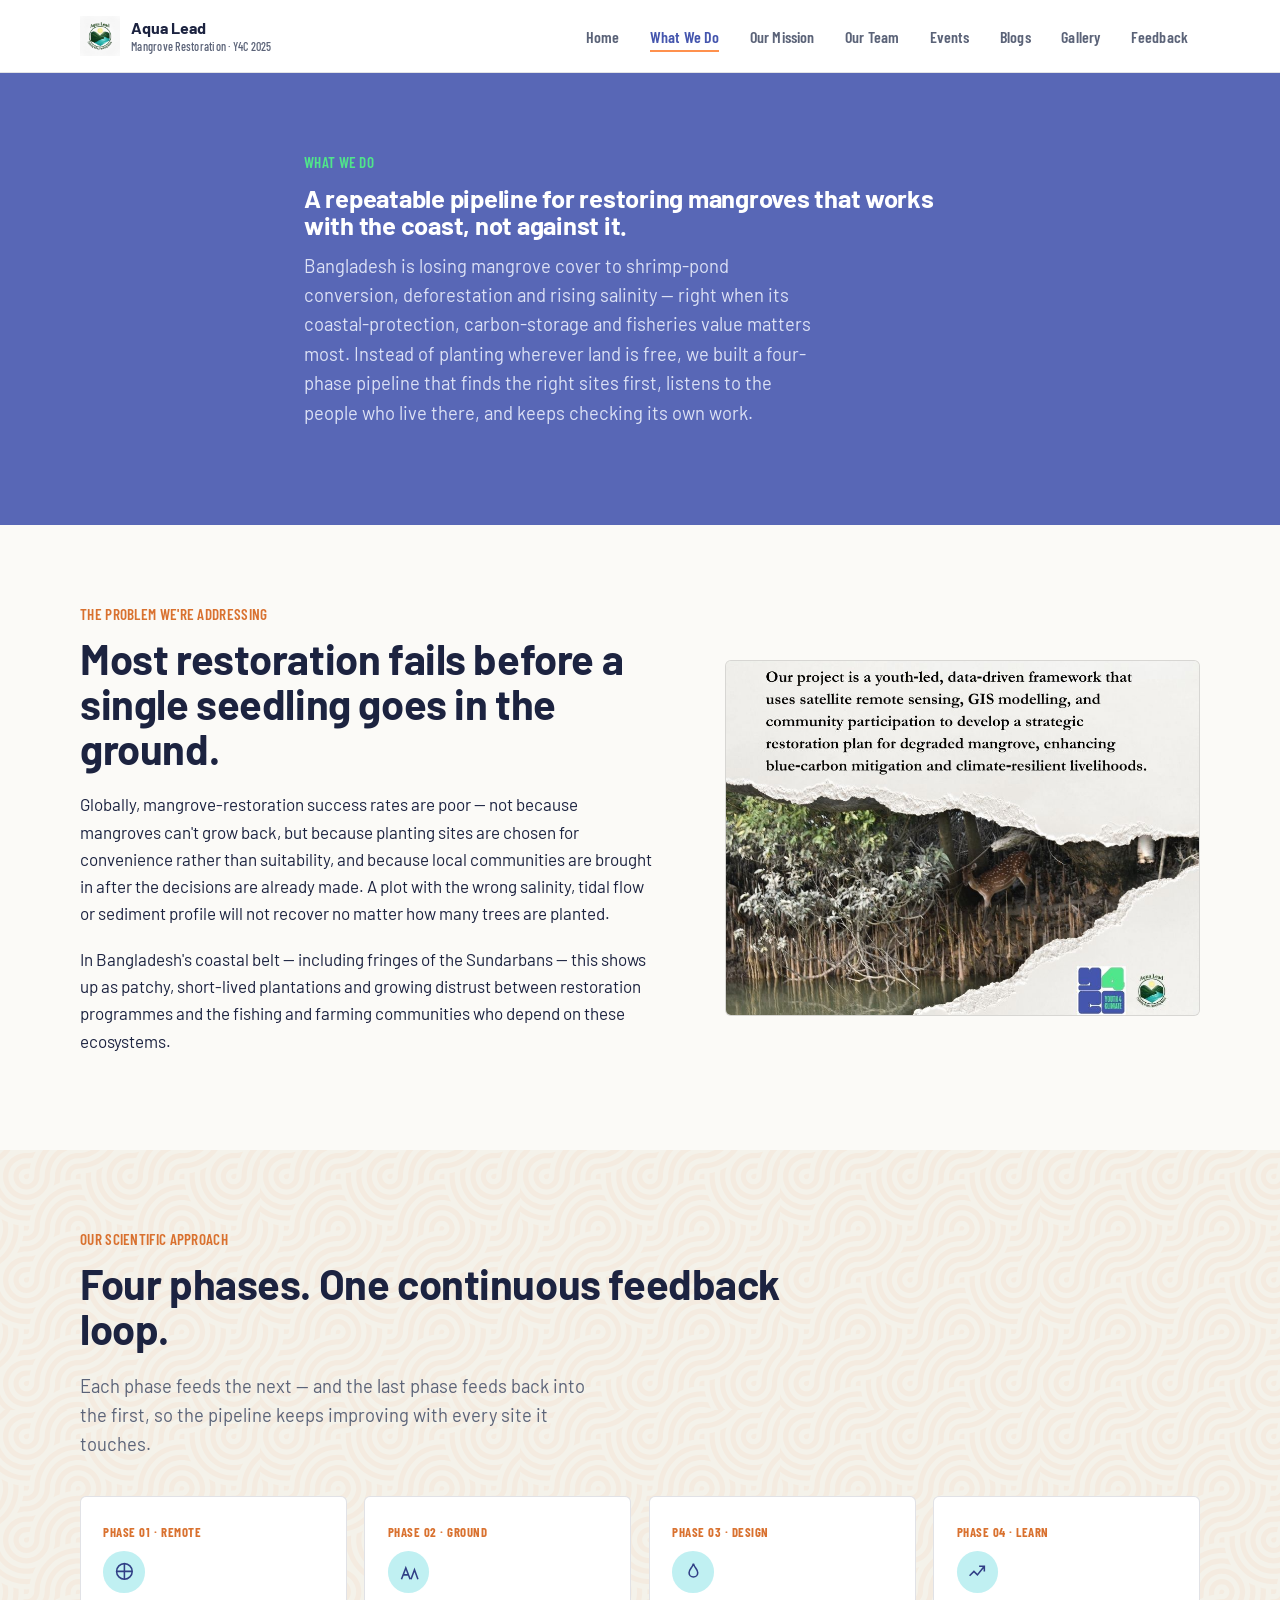
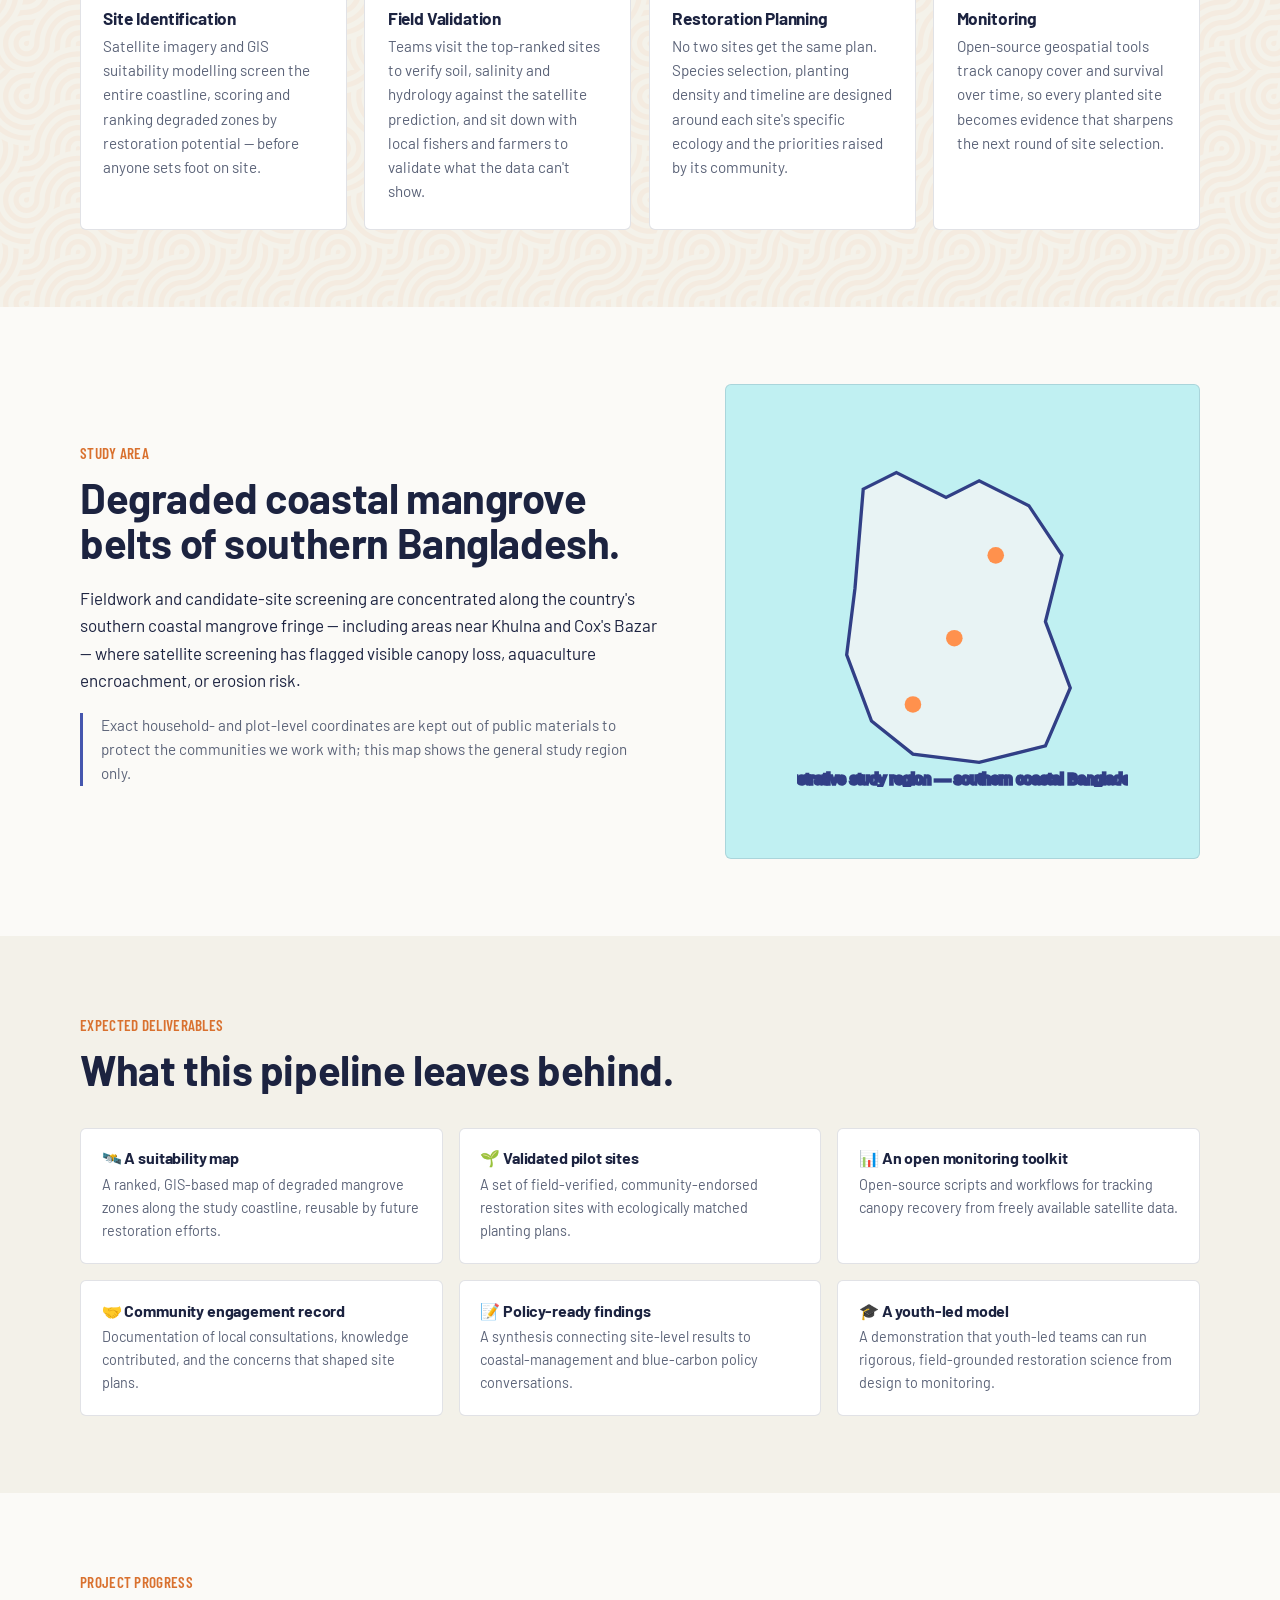
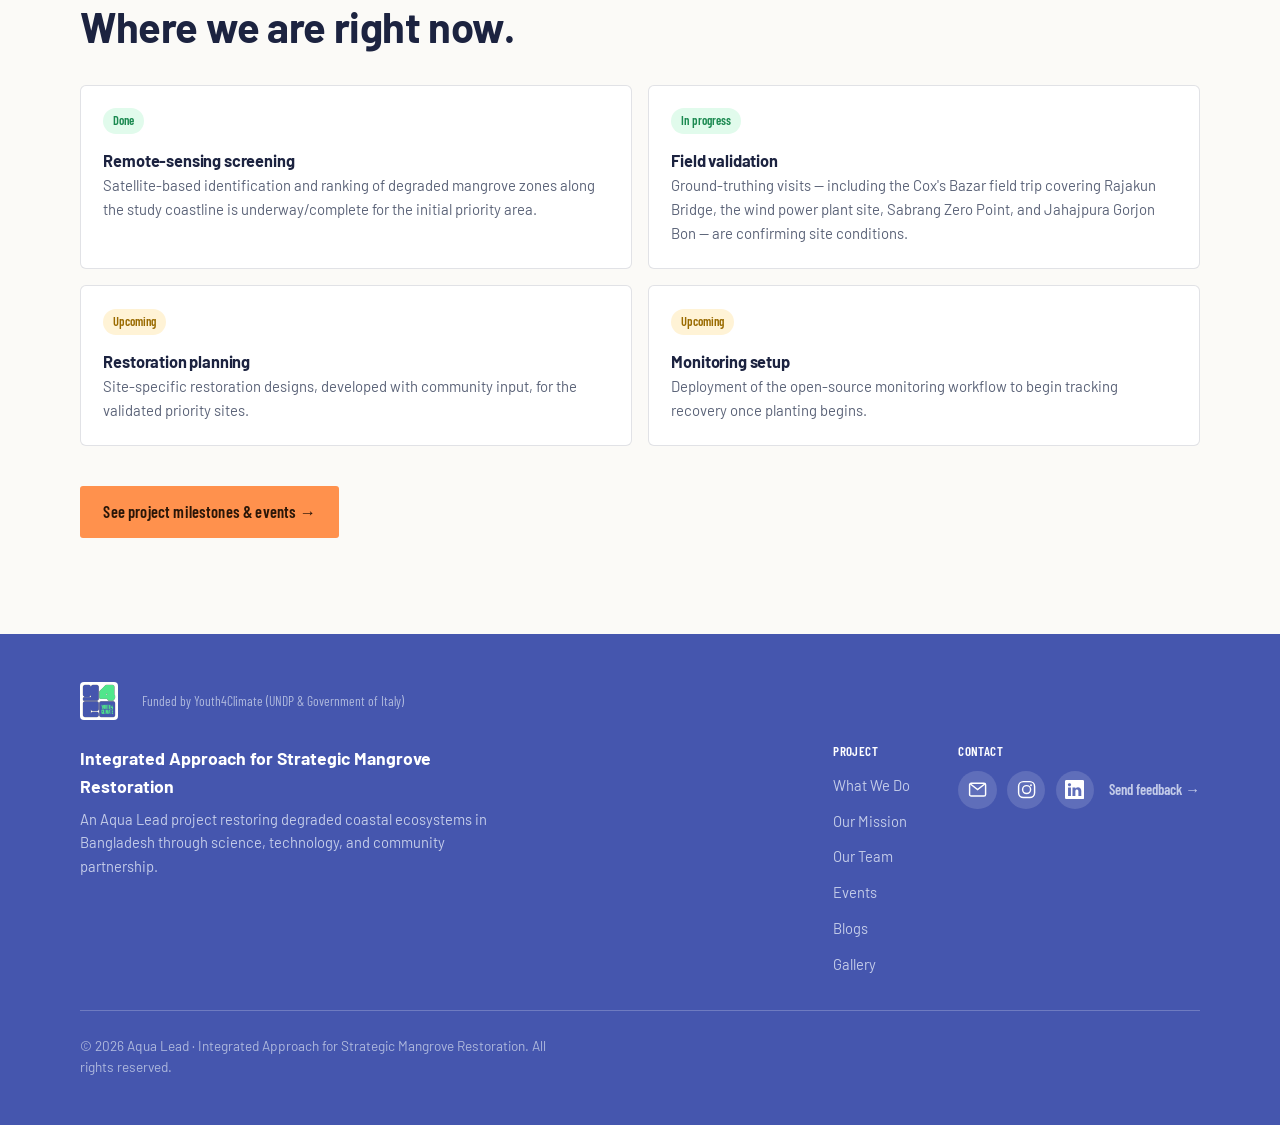
<file: what-we-do.html>
<!doctype html>
<html lang="en">
<head>
<meta charset="utf-8">
<title>What We Do · Integrated Approach for Strategic Mangrove Restoration</title>
<meta name="description" content="How this project finds degraded mangroves by satellite, validates them on the ground, designs restoration site by site, and monitors recovery — a four-phase, open-source pipeline.">
<meta name="viewport" content="width=device-width, initial-scale=1">
<link rel="icon" href="assets/img/brand/y4c-na-logo.svg" type="image/svg+xml">
<link rel="stylesheet" href="assets/css/style.css">
</head>
<body>
<a class="skip-link" href="#main">Skip to content</a>

<header class="site-header">
  <div class="wrap">
    <a class="brand" href="index.html">
      <img src="assets/img/brand/aqualead-logo.png" alt="Aqua Lead logo">
      <span class="brand-text">Aqua Lead<small>Mangrove Restoration · Y4C 2025</small></span>
    </a>
    <button class="nav-toggle" aria-label="Toggle navigation" aria-expanded="false">
      <svg viewBox="0 0 24 24" fill="none" stroke="currentColor" stroke-width="2"><path d="M3 6h18M3 12h18M3 18h18"/></svg>
    </button>
    <nav class="main-nav" aria-label="Primary">
      <ul>
        <li><a href="index.html">Home</a></li>
        <li><a href="what-we-do.html" aria-current="page">What We Do</a></li>
        <li><a href="mission.html">Our Mission</a></li>
        <li><a href="team.html">Our Team</a></li>
        <li><a href="events.html">Events</a></li>
        <li><a href="blogs/index.html">Blogs</a></li>
        <li><a href="gallery.html">Gallery</a></li>
        <li><a href="feedback.html">Feedback</a></li>
      </ul>
    </nav>
  </div>
</header>

<main id="main">

  <!-- INTRO -->
  <section class="section band-blue pattern-bg">
    <div class="wrap" style="max-width:48rem;">
      <p class="eyebrow">What we do</p>
      <h1 style="color:#fff; font-size:clamp(2rem,3vw+1rem,3rem);">A repeatable pipeline for restoring mangroves that works with the coast, not against it.</h1>
      <p class="lede">Bangladesh is losing mangrove cover to shrimp-pond conversion, deforestation and rising salinity — right when its coastal-protection, carbon-storage and fisheries value matters most. Instead of planting wherever land is free, we built a four-phase pipeline that finds the right sites first, listens to the people who live there, and keeps checking its own work.</p>
    </div>
  </section>

  <!-- THE PROBLEM -->
  <section class="section">
    <div class="wrap two-col">
      <div>
        <p class="eyebrow">The problem we're addressing</p>
        <h2>Most restoration fails before a single seedling goes in the ground.</h2>
        <p>Globally, mangrove-restoration success rates are poor — not because mangroves can't grow back, but because planting sites are chosen for convenience rather than suitability, and because local communities are brought in after the decisions are already made. A plot with the wrong salinity, tidal flow or sediment profile will not recover no matter how many trees are planted.</p>
        <p>In Bangladesh's coastal belt — including fringes of the Sundarbans — this shows up as patchy, short-lived plantations and growing distrust between restoration programmes and the fishing and farming communities who depend on these ecosystems.</p>
      </div>
      <div class="media-frame">
        <img src="assets/img/slides/slide-01.jpg" alt="Aerial view of a degraded mangrove creek along the Bangladesh coast.">
      </div>
    </div>
  </section>

  <!-- APPROACH: 4-phase workflow -->
  <section class="section band-paper2 pattern-bg">
    <div class="wrap">
      <div class="section-head">
        <p class="eyebrow">Our scientific approach</p>
        <h2>Four phases. One continuous feedback loop.</h2>
        <p class="lede">Each phase feeds the next — and the last phase feeds back into the first, so the pipeline keeps improving with every site it touches.</p>
      </div>
      <div class="approach-grid">
        <div class="approach-card">
          <span class="step-no">PHASE 01 · REMOTE</span>
          <div class="icon"><svg viewBox="0 0 24 24" fill="none" stroke="currentColor" stroke-width="1.8"><circle cx="12" cy="12" r="9"/><path d="M12 3v18M3 12h18"/></svg></div>
          <h3>Site Identification</h3>
          <p>Satellite imagery and GIS suitability modelling screen the entire coastline, scoring and ranking degraded zones by restoration potential — before anyone sets foot on site.</p>
        </div>
        <div class="approach-card">
          <span class="step-no">PHASE 02 · GROUND</span>
          <div class="icon"><svg viewBox="0 0 24 24" fill="none" stroke="currentColor" stroke-width="1.8"><path d="M4 21l5-13 5 13M6 16h6M15 21l4-11 4 11"/></svg></div>
          <h3>Field Validation</h3>
          <p>Teams visit the top-ranked sites to verify soil, salinity and hydrology against the satellite prediction, and sit down with local fishers and farmers to validate what the data can't show.</p>
        </div>
        <div class="approach-card">
          <span class="step-no">PHASE 03 · DESIGN</span>
          <div class="icon"><svg viewBox="0 0 24 24" fill="none" stroke="currentColor" stroke-width="1.8"><path d="M12 3c-1.2 5-5 6.5-5 10.5a5 5 0 0010 0C17 9.5 13.2 8 12 3Z"/></svg></div>
          <h3>Restoration Planning</h3>
          <p>No two sites get the same plan. Species selection, planting density and timeline are designed around each site's specific ecology and the priorities raised by its community.</p>
        </div>
        <div class="approach-card">
          <span class="step-no">PHASE 04 · LEARN</span>
          <div class="icon"><svg viewBox="0 0 24 24" fill="none" stroke="currentColor" stroke-width="1.8"><path d="M3 17l5-5 4 4 8-10M14 6h6v6"/></svg></div>
          <h3>Monitoring</h3>
          <p>Open-source geospatial tools track canopy cover and survival over time, so every planted site becomes evidence that sharpens the next round of site selection.</p>
        </div>
      </div>
    </div>
  </section>

  <!-- STUDY AREA -->
  <section class="section">
    <div class="wrap two-col">
      <div>
        <p class="eyebrow">Study area</p>
        <h2>Degraded coastal mangrove belts of southern Bangladesh.</h2>
        <p>Fieldwork and candidate-site screening are concentrated along the country's southern coastal mangrove fringe — including areas near Khulna and Cox's Bazar — where satellite screening has flagged visible canopy loss, aquaculture encroachment, or erosion risk.</p>
        <p class="note-box">Exact household- and plot-level coordinates are kept out of public materials to protect the communities we work with; this map shows the general study region only.</p>
      </div>
      <div class="media-frame" style="aspect-ratio:1/1; display:flex; align-items:center; justify-content:center; background:var(--y4c-lightblue);">
        <svg viewBox="0 0 200 200" width="70%" height="70%" fill="none" stroke="var(--y4c-blue-deep)" stroke-width="2">
          <path d="M40 20 L60 10 L90 25 L110 15 L140 30 L160 60 L150 100 L165 140 L150 175 L110 185 L70 180 L45 160 L30 120 L35 80 Z" fill="#E8F3F4" />
          <circle cx="95" cy="110" r="5" fill="var(--y4c-nature)" stroke="none"/>
          <circle cx="70" cy="150" r="5" fill="var(--y4c-nature)" stroke="none"/>
          <circle cx="120" cy="60" r="5" fill="var(--y4c-nature)" stroke="none"/>
          <text x="100" y="198" font-size="9" fill="var(--muted)" text-anchor="middle" font-family="sans-serif">Illustrative study region — southern coastal Bangladesh</text>
        </svg>
      </div>
    </div>
  </section>

  <!-- DELIVERABLES -->
  <section class="section band-paper2">
    <div class="wrap">
      <div class="section-head">
        <p class="eyebrow">Expected deliverables</p>
        <h2>What this pipeline leaves behind.</h2>
      </div>
      <div class="deliv-grid">
        <div class="deliv-card">
          <h3>🛰️ A suitability map</h3>
          <p>A ranked, GIS-based map of degraded mangrove zones along the study coastline, reusable by future restoration efforts.</p>
        </div>
        <div class="deliv-card">
          <h3>🌱 Validated pilot sites</h3>
          <p>A set of field-verified, community-endorsed restoration sites with ecologically matched planting plans.</p>
        </div>
        <div class="deliv-card">
          <h3>📊 An open monitoring toolkit</h3>
          <p>Open-source scripts and workflows for tracking canopy recovery from freely available satellite data.</p>
        </div>
        <div class="deliv-card">
          <h3>🤝 Community engagement record</h3>
          <p>Documentation of local consultations, knowledge contributed, and the concerns that shaped site plans.</p>
        </div>
        <div class="deliv-card">
          <h3>📝 Policy-ready findings</h3>
          <p>A synthesis connecting site-level results to coastal-management and blue-carbon policy conversations.</p>
        </div>
        <div class="deliv-card">
          <h3>🎓 A youth-led model</h3>
          <p>A demonstration that youth-led teams can run rigorous, field-grounded restoration science from design to monitoring.</p>
        </div>
      </div>
    </div>
  </section>

  <!-- PROGRESS -->
  <section class="section">
    <div class="wrap">
      <div class="section-head">
        <p class="eyebrow">Project progress</p>
        <h2>Where we are right now.</h2>
      </div>
      <div class="objectives">
        <div class="objective" style="flex-direction:column; gap:0.5rem;">
          <span class="status-tag status-done" style="width:fit-content;">Done</span>
          <div><h3>Remote-sensing screening</h3><p>Satellite-based identification and ranking of degraded mangrove zones along the study coastline is underway/complete for the initial priority area.</p></div>
        </div>
        <div class="objective" style="flex-direction:column; gap:0.5rem;">
          <span class="status-tag status-done" style="width:fit-content;">In progress</span>
          <div><h3>Field validation</h3><p>Ground-truthing visits — including the Cox's Bazar field trip covering Rajakun Bridge, the wind power plant site, Sabrang Zero Point, and Jahajpura Gorjon Bon — are confirming site conditions.</p></div>
        </div>
        <div class="objective" style="flex-direction:column; gap:0.5rem;">
          <span class="status-tag status-upcoming" style="width:fit-content;">Upcoming</span>
          <div><h3>Restoration planning</h3><p>Site-specific restoration designs, developed with community input, for the validated priority sites.</p></div>
        </div>
        <div class="objective" style="flex-direction:column; gap:0.5rem;">
          <span class="status-tag status-upcoming" style="width:fit-content;">Upcoming</span>
          <div><h3>Monitoring setup</h3><p>Deployment of the open-source monitoring workflow to begin tracking recovery once planting begins.</p></div>
        </div>
      </div>
      <p class="mt-lg"><a class="btn btn-primary" href="events.html">See project milestones &amp; events →</a></p>
    </div>
  </section>

</main>

<footer class="site-footer">
  <div class="wrap">
    <div class="footer-credits">
      <img class="y4c-mark" src="assets/img/brand/y4c-logo.svg" alt="Youth4Climate logo">
      <span class="credit-line">Funded by Youth4Climate (UNDP &amp; Government of Italy)</span>
    </div>
    <div class="footer-top">
      <div class="footer-brand">
        <strong>Integrated Approach for Strategic Mangrove Restoration</strong>
        <p>An Aqua Lead project restoring degraded coastal ecosystems in Bangladesh through science, technology, and community partnership.</p>
      </div>
      <div class="footer-links">
        <div>
          <h4>Project</h4>
          <ul>
            <li><a href="what-we-do.html">What We Do</a></li>
            <li><a href="mission.html">Our Mission</a></li>
            <li><a href="team.html">Our Team</a></li>
            <li><a href="events.html">Events</a></li>
            <li><a href="blogs/index.html">Blogs</a></li>
            <li><a href="gallery.html">Gallery</a></li>
          </ul>
        </div>
        <div>
          <h4>Contact</h4>
          <div class="footer-contact footer-icons">
            <a class="icon-btn" href="mailto:aqualead.alm@gmail.com" aria-label="Email — aqualead.alm@gmail.com" title="aqualead.alm@gmail.com">
              <svg viewBox="0 0 24 24" fill="none" stroke="currentColor" stroke-width="1.8" aria-hidden="true"><rect x="2" y="4" width="20" height="16" rx="2"/><path d="M3 5l9 7 9-7"/></svg>
            </a>
            <a class="icon-btn" href="https://www.instagram.com/aqualead2025" target="_blank" rel="noopener" aria-label="Instagram — @aqualead2025" title="@aqualead2025">
              <svg viewBox="0 0 24 24" fill="none" stroke="currentColor" stroke-width="1.8" aria-hidden="true"><rect x="2" y="2" width="20" height="20" rx="6"/><circle cx="12" cy="12" r="5"/><circle cx="17.5" cy="6.5" r="1.2" fill="currentColor" stroke="none"/></svg>
            </a>  
            <a class="icon-btn" href="http://www.linkedin.com/in/nawshinalam" target="_blank" rel="noopener" aria-label="LinkedIn — Nawshin Alam" title="LinkedIn — Nawshin Alam">
              <svg viewBox="0 0 16 16" fill="currentColor" aria-hidden="true"><path d="M0 1.146C0 .513.526 0 1.175 0h13.65C15.474 0 16 .513 16 1.146v13.708c0 .633-.526 1.146-1.175 1.146H1.175C.526 16 0 15.487 0 14.854V1.146zm4.943 12.248V6.169H2.542v7.225h2.401zm-1.2-8.212c.837 0 1.358-.554 1.358-1.248-.015-.709-.52-1.248-1.342-1.248-.822 0-1.359.54-1.359 1.248 0 .694.521 1.248 1.327 1.248h.016zm4.908 8.212V9.359c0-.216.016-.432.08-.586.173-.431.568-.878 1.232-.878.869 0 1.216.662 1.216 1.634v3.865h2.401V9.25c0-2.22-1.184-3.252-2.764-3.252-1.274 0-1.845.7-2.165 1.193v.025h-.016a5.54 5.54 0 01.016-.025V6.169h-2.4c.03.678 0 7.225 0 7.225h2.4z"/></svg>
            </a>
            <a class="footer-feedback-link" href="feedback.html">Send feedback →</a>
          </div>
        </div>
      </div>
    </div>
    <div class="footer-bottom">
      <p>© <span data-year>2026</span> Aqua Lead · Integrated Approach for Strategic Mangrove Restoration. All rights reserved.</p>
    </div>
  </div>
</footer>

<script src="assets/js/main.js"></script>
</body>
</html>
</file>
<file: assets/css/style.css>
/* =========================================================
   INTEGRATED APPROACH FOR STRATEGIC MANGROVE RESTORATION
   Design system aligned to the Youth4Climate 2025 Brand
   Guidelines: Barlow/Barlow Condensed type, Y4C blue/green/
   yellow/light-blue palette, "Nature for Climate Action"
   thematic orange + swirl pattern as this project's accent.
   ========================================================= */

@import url('https://fonts.googleapis.com/css2?family=Barlow:wght@400;500;600;700&family=Barlow+Condensed:wght@500;600;700&family=Barlow:ital@1&display=swap');

:root{
  /* Y4C primary brand colours */
  --y4c-blue:        #4556AE;
  --y4c-blue-deep:   #313F86;
  --y4c-green:       #50E58B;
  --y4c-white:       #FFFFFF;
  /* Y4C secondary brand colours */
  --y4c-yellow:      #FFD639;
  --y4c-lightblue:   #C0F0F2;
  /* This project's Y4C theme: "Nature for Climate Action" */
  --y4c-nature:      #FF914D;
  --y4c-nature-deep: #D9712F;

  --paper:    #FBFAF7;
  --paper-2:  #F3F1E9;
  --ink:      #1C2340;
  --muted:    #5B6378;
  --line:     rgba(28,35,64,0.13);
  --line-on-blue: rgba(255,255,255,0.22);

  --sans:  'Barlow', -apple-system, BlinkMacSystemFont, 'Segoe UI', sans-serif;
  --cond:  'Barlow Condensed', 'Barlow', sans-serif;

  --max: 76rem;
  --gutter: clamp(1.25rem, 4vw, 3rem);
}

*,*::before,*::after{ box-sizing:border-box; }
html{ scroll-behavior:smooth; }
@media (prefers-reduced-motion: reduce){
  html{ scroll-behavior:auto; }
  *{ animation-duration:0.001ms !important; animation-iteration-count:1 !important; transition-duration:0.001ms !important; }
}

body{
  margin:0;
  background:var(--paper);
  color:var(--ink);
  font-family:var(--sans);
  font-size:17px;
  line-height:1.6;
  -webkit-font-smoothing:antialiased;
}

img{ max-width:100%; display:block; }
a{ color:inherit; }
a:focus-visible, button:focus-visible, input:focus-visible, textarea:focus-visible{
  outline:3px solid var(--y4c-nature);
  outline-offset:2px;
}

h1,h2,h3,h4{
  font-family:var(--sans);
  font-weight:700;
  line-height:1.08;
  letter-spacing:-0.01em;
  margin:0 0 0.5em;
  color:var(--ink);
}
h1{ font-weight:700; }
h2{ font-size:clamp(1.7rem, 2.4vw + 1rem, 2.6rem); }
h3{ font-size:clamp(1.15rem, 1vw + 1rem, 1.45rem); }

p{ margin:0 0 1.1em; max-width:62ch; }
.lede{ font-size:1.15rem; color:var(--muted); max-width:52ch; }

.wrap{ max-width:var(--max); margin:0 auto; padding-left:var(--gutter); padding-right:var(--gutter); }

.eyebrow{
  font-family:var(--cond);
  font-weight:600;
  font-size:0.95rem;
  letter-spacing:0.02em;
  color:var(--y4c-nature-deep);
  text-transform:uppercase;
  margin-bottom:0.6rem;
  display:block;
}
.band-blue .eyebrow{ color:var(--y4c-green); }

.skip-link{
  position:absolute; left:-999px; top:0;
  background:var(--y4c-nature); color:#20120a; padding:0.7em 1.2em;
  z-index:200; font-weight:600;
}
.skip-link:focus{ left:var(--gutter); top:0.75rem; }

/* ---------- Header ---------- */
.site-header{
  position:sticky; top:0; z-index:100;
  background:var(--y4c-white);
  border-bottom:1px solid var(--line);
}
.site-header .wrap{
  display:flex; align-items:center; justify-content:space-between;
  min-height:4.5rem; gap:1rem;
}
.brand{ display:flex; align-items:center; gap:0.7rem; text-decoration:none; }
.brand img{ height:40px; width:auto; flex:none; }
.brand-text{ font-family:var(--sans); font-weight:700; font-size:1rem; line-height:1.18; color:var(--ink); }
.brand-text small{
  display:block; font-family:var(--cond); font-weight:500; font-size:0.75rem;
  letter-spacing:0.02em; color:var(--muted); margin-top:0.1em;
}

.nav-toggle{
  display:none; background:none; border:1px solid var(--line);
  color:var(--ink); width:2.5rem; height:2.5rem; border-radius:3px;
  align-items:center; justify-content:center; cursor:pointer;
}
.nav-toggle svg{ width:18px; height:18px; }

.main-nav ul{ list-style:none; display:flex; gap:0.4rem; margin:0; padding:0; }
.main-nav a{
  text-decoration:none; color:var(--muted); font-family:var(--cond);
  font-weight:600; font-size:1rem; letter-spacing:0.01em;
  padding:0.6rem 0.75rem; border-radius:3px; position:relative;
  transition:color .15s ease, background .15s ease;
}
.main-nav a:hover{ color:var(--ink); background:var(--paper-2); }
.main-nav a[aria-current="page"]{ color:var(--y4c-blue); }
.main-nav a[aria-current="page"]::after{
  content:""; position:absolute; left:0.75rem; right:0.75rem; bottom:0.2rem;
  height:2px; background:var(--y4c-nature);
}

@media (max-width:860px){
  .nav-toggle{ display:inline-flex; }
  .main-nav{
    position:absolute; top:4.5rem; left:0; right:0; background:var(--y4c-white);
    border-bottom:1px solid var(--line); max-height:0; overflow:hidden;
    transition:max-height .25s ease;
  }
  .main-nav.is-open{ max-height:28rem; }
  .main-nav ul{ flex-direction:column; gap:0; padding:0.5rem var(--gutter) 1.25rem; }
  .main-nav a{ display:block; padding:0.8rem 0; border-bottom:1px solid var(--line); border-radius:0; }
}

/* ---------- Bands ---------- */
.band-blue{ background:var(--y4c-blue); color:var(--y4c-white); }
.band-blue h2,.band-blue h3{ color:var(--y4c-white); }
.band-blue p, .band-blue .lede{ color:#DCE1F5; }
.band-blue .divider{ background:var(--line-on-blue); }

.band-paper2{ background:var(--paper-2); }

.pattern-bg{
  position:relative;
}
.pattern-bg::before{
  content:""; position:absolute; inset:0;
  background-image:url('../img/brand/y4c-na-pattern.svg');
  background-repeat:repeat; background-size:260px auto;
  opacity:0.06; pointer-events:none;
}
.band-blue.pattern-bg::before{ opacity:0.1; filter:brightness(0) invert(1); }

.section{ padding:clamp(3rem,6vw,5.5rem) 0; position:relative; z-index:1; }
.section > .wrap{ position:relative; z-index:1; }

.section-head{ max-width:44rem; margin-bottom:2.25rem; }

.divider{ border:none; height:1px; background:var(--line); margin:0; }

/* ---------- Buttons ---------- */
.btn{
  display:inline-flex; align-items:center; gap:0.5rem;
  font-family:var(--cond); font-weight:600; font-size:1.02rem; letter-spacing:0.01em;
  padding:0.75rem 1.4rem; border-radius:3px; text-decoration:none;
  border:1.5px solid transparent; cursor:pointer; transition:transform .12s ease, background .15s ease, border-color .15s ease;
}
.btn-primary{ background:var(--y4c-nature); color:#2A1608; }
.btn-primary:hover{ background:var(--y4c-nature-deep); color:#fff; }
.btn-ghost{ border-color:var(--line); color:var(--ink); }
.btn-ghost:hover{ border-color:var(--y4c-blue); color:var(--y4c-blue); }
.band-blue .btn-ghost{ border-color:var(--line-on-blue); color:#fff; }
.band-blue .btn-ghost:hover{ border-color:#fff; }
.btn-sm{ padding:0.5rem 0.95rem; font-size:0.92rem; }

/* ---------- Hero / slideshow ---------- */
.hero{ background:var(--y4c-blue); color:var(--y4c-white); overflow:hidden; }
.hero-grid{
  display:grid; grid-template-columns:1.05fr 0.95fr; gap:clamp(1.5rem,4vw,3rem);
  align-items:center; padding:clamp(2.5rem,5vw,4rem) 0;
}
@media (max-width:900px){ .hero-grid{ grid-template-columns:1fr; } }
.hero h1{ color:var(--y4c-white); font-size:clamp(2.1rem,3.4vw + 1.1rem,3.4rem); max-width:16ch; margin-bottom:0.5em; }
.hero .lede{ color:#DCE1F5; font-size:1.15rem; }
.hero-actions{ display:flex; flex-wrap:wrap; gap:0.85rem; margin-top:1.6rem; }

.slideshow{
  position:relative; aspect-ratio:940/788; border-radius:6px; overflow:hidden;
  box-shadow:0 18px 50px rgba(0,0,0,0.28); border:1px solid var(--line-on-blue);
}
.slide{
  position:absolute; inset:0; opacity:0; transition:opacity .6s ease;
  pointer-events:none;
}
.slide.is-active{ opacity:1; pointer-events:auto; }
.slide img{ width:100%; height:100%; object-fit:cover; }
.slide-dots{
  position:absolute; bottom:0.9rem; left:50%; transform:translateX(-50%);
  display:flex; gap:0.4rem; z-index:3;
}
.slide-dots button{
  width:8px; height:8px; border-radius:50%; border:none; background:rgba(255,255,255,0.45);
  cursor:pointer; padding:0;
}
.slide-dots button.is-active{ background:#fff; width:22px; border-radius:4px; transition:width .2s ease; }
.slide-nav{
  position:absolute; top:50%; transform:translateY(-50%); z-index:3;
  width:2.1rem; height:2.1rem; border-radius:50%; border:none;
  background:rgba(14,18,38,0.45); color:#fff; display:flex; align-items:center; justify-content:center;
  cursor:pointer;
}
.slide-nav:hover{ background:rgba(14,18,38,0.7); }
.slide-prev{ left:0.7rem; } .slide-next{ right:0.7rem; }

/* ---------- Approach cards ---------- */
.approach-grid{
  display:grid; grid-template-columns:repeat(4,1fr); gap:1.1rem;
}
@media (max-width:980px){ .approach-grid{ grid-template-columns:repeat(2,1fr); } }
@media (max-width:560px){ .approach-grid{ grid-template-columns:1fr; } }
.approach-card{
  background:var(--y4c-white); border:1px solid var(--line); border-radius:6px;
  padding:1.6rem 1.4rem; position:relative;
}
.approach-card .icon{
  width:2.6rem; height:2.6rem; border-radius:50%;
  background:var(--y4c-lightblue); display:flex; align-items:center; justify-content:center;
  margin-bottom:1rem;
}
.approach-card .icon svg{ width:1.3rem; height:1.3rem; color:var(--y4c-blue-deep); }
.approach-card h3{ font-size:1.08rem; margin-bottom:0.4rem; }
.approach-card p{ font-size:0.95rem; color:var(--muted); margin:0; }
.approach-card .step-no{
  font-family:var(--cond); font-weight:700; font-size:0.8rem; color:var(--y4c-nature-deep);
  letter-spacing:0.04em; margin-bottom:0.5rem; display:block;
}

/* ---------- Two col / about ---------- */
.two-col{ display:grid; grid-template-columns:1.1fr 0.9fr; gap:clamp(2rem,5vw,4rem); align-items:center; }
@media (max-width:860px){ .two-col{ grid-template-columns:1fr; } }
.media-frame{
  border-radius:6px; overflow:hidden; border:1px solid var(--line);
  aspect-ratio:4/3; background:var(--paper-2);
}
.media-frame img{ width:100%; height:100%; object-fit:cover; }

/* ---------- Pill / tag ---------- */
.pill{
  display:inline-flex; align-items:center; gap:0.4rem;
  font-family:var(--cond); font-weight:600; font-size:0.85rem;
  padding:0.3rem 0.75rem; border-radius:99px;
  background:var(--y4c-lightblue); color:var(--y4c-blue-deep);
}
.pill-nature{ background:#FFE7D6; color:var(--y4c-nature-deep); }
.pill-green{ background:#E1FBEC; color:#1C8A51; }

/* ---------- Mission objectives ---------- */
.objectives{ display:grid; grid-template-columns:repeat(2,1fr); gap:1rem; }
@media (max-width:700px){ .objectives{ grid-template-columns:1fr; } }
.objective{
  display:flex; gap:1rem; padding:1.4rem; border:1px solid var(--line); border-radius:6px; background:var(--y4c-white);
}
.objective .num{
  font-family:var(--cond); font-weight:700; font-size:1.6rem; color:var(--y4c-nature); flex:none; width:2.4rem;
}
.objective h3{ font-size:1.02rem; margin-bottom:0.3rem; }
.objective p{ font-size:0.93rem; color:var(--muted); margin:0; }

/* ---------- SDG strip ---------- */
.sdg-strip{ display:flex; flex-wrap:wrap; gap:0.7rem; }
.sdg-chip{
  display:flex; align-items:center; gap:0.6rem;
  border:1px solid var(--line); border-radius:99px; padding:0.5rem 1rem 0.5rem 0.5rem;
  text-decoration:none; color:var(--ink); background:var(--y4c-white);
  transition:border-color .15s ease;
}
.sdg-chip:hover{ border-color:var(--y4c-blue); }
.sdg-chip .n{
  width:2rem; height:2rem; border-radius:50%; background:var(--y4c-blue); color:#fff;
  display:flex; align-items:center; justify-content:center; font-family:var(--cond); font-weight:700; font-size:0.85rem; flex:none;
}
.sdg-chip span{ font-size:0.88rem; font-weight:500; }

/* ---------- Deliverables ---------- */
.deliv-grid{ display:grid; grid-template-columns:repeat(3,1fr); gap:1rem; }
@media (max-width:860px){ .deliv-grid{ grid-template-columns:repeat(2,1fr); } }
@media (max-width:560px){ .deliv-grid{ grid-template-columns:1fr; } }
.deliv-card{ border:1px solid var(--line); border-radius:6px; padding:1.3rem; background:var(--y4c-white); }
.deliv-card h3{ font-size:1rem; margin-bottom:0.4rem; }
.deliv-card p{ font-size:0.9rem; color:var(--muted); margin:0; }

/* ---------- Team ---------- */
.team-grid{ display:grid; grid-template-columns:repeat(auto-fill,minmax(15.5rem,1fr)); gap:1.5rem; }
.person{ border:1px solid var(--line); border-radius:8px; overflow:hidden; background:var(--y4c-white); }
.person .photo{ aspect-ratio:4/5; overflow:hidden; background:var(--paper-2); }
.person .photo img{ width:100%; height:100%; object-fit:cover; }
.person .body{ padding:1.25rem 1.3rem 1.4rem; }
.person .role{ font-family:var(--cond); font-weight:600; font-size:0.82rem; color:var(--y4c-nature-deep); display:block; margin-bottom:0.3rem; }
.person h3{ font-size:1.08rem; margin-bottom:0.6rem; }
.person ul{ margin:0 0 1rem; padding-left:1.1rem; font-size:0.88rem; color:var(--muted); }
.person li{ margin-bottom:0.3rem; }

/* ---------- Events ---------- */
.event-card{
  display:grid; grid-template-columns:1fr 1.4fr; gap:1.5rem;
  border:1px solid var(--line); border-radius:8px; overflow:hidden; background:var(--y4c-white);
  margin-bottom:1.25rem;
}
@media (max-width:760px){ .event-card{ grid-template-columns:1fr; } }
.event-card .photo{ aspect-ratio:4/3; background:var(--paper-2); }
.event-card .photo img{ width:100%; height:100%; object-fit:cover; }
.event-card .body{ padding:1.5rem 1.6rem 1.5rem 0; }
@media (max-width:760px){ .event-card .body{ padding:1.3rem 1.4rem 1.5rem; } }
.event-meta{ font-family:var(--cond); font-weight:600; font-size:0.85rem; color:var(--y4c-blue); margin-bottom:0.4rem; }
.event-card h3{ font-size:1.2rem; margin-bottom:0.5rem; }
.event-card p{ font-size:0.95rem; color:var(--muted); }
.status-tag{
  display:inline-block; font-family:var(--cond); font-weight:600; font-size:0.78rem;
  padding:0.2rem 0.6rem; border-radius:99px; margin-bottom:0.6rem;
}
.status-done{ background:#E1FBEC; color:#1C8A51; }
.status-upcoming{ background:#FFF3D6; color:#9A6B00; }

/* ---------- Blog list ---------- */
.post-list{ display:grid; gap:0; border-top:1px solid var(--line); }
.post-row{
  display:grid; grid-template-columns:8rem 1fr auto; gap:1.25rem; align-items:baseline;
  padding:1.5rem 0; border-bottom:1px solid var(--line); text-decoration:none; color:inherit;
}
.post-row:hover h3{ color:var(--y4c-nature-deep); }
.post-row .mark{ font-family:var(--cond); font-weight:600; font-size:0.82rem; color:var(--muted); }
.post-row h3{ margin:0 0 0.35rem; transition:color .15s ease; font-size:1.15rem; }
.post-row .excerpt{ margin:0; color:var(--muted); font-size:0.95rem; max-width:60ch; }
.post-row .arrow{ font-family:var(--cond); color:var(--muted); align-self:center; }
@media (max-width:640px){
  .post-row{ grid-template-columns:1fr; gap:0.4rem; }
  .post-row .arrow{ display:none; }
}

/* ---------- Article page ---------- */
.article-head{ max-width:42rem; }
.article-meta{
  font-family:var(--cond); font-weight:600; font-size:0.85rem; color:var(--muted);
  display:flex; flex-wrap:wrap; gap:0.4rem 0.9rem; margin-bottom:1.2rem;
}
.article-body{ max-width:42rem; }
.article-body h2{ margin-top:2.2rem; font-size:1.5rem; }
.article-body ul{ padding-left:1.2rem; }
.article-body li{ margin-bottom:0.5rem; }
.article-body figure{ margin:2rem 0; }
.article-body figcaption{ font-family:var(--cond); font-size:0.82rem; color:var(--muted); margin-top:0.6rem; }
.article-body img{ border-radius:6px; border:1px solid var(--line); }
.video-feature{ text-align:center; }
.video-feature figcaption{ text-align:center; }

/* ---------- YouTube embeds ---------- */
.yt-embed{
  position:relative; width:100%; border-radius:8px; overflow:hidden;
  border:1px solid var(--line); background:#000; box-shadow:0 10px 30px rgba(28,35,64,0.15);
}
.yt-embed iframe{ position:absolute; inset:0; width:100%; height:100%; border:0; }
.yt-embed.ratio-16-9{ aspect-ratio:16/9; }
.yt-embed.ratio-9-16{ aspect-ratio:9/16; max-width:22rem; margin:0 auto; }

.byline-card{
  display:flex; gap:1rem; align-items:center; border:1px solid var(--line); border-radius:8px;
  padding:1.1rem 1.3rem; margin:2.5rem 0; max-width:42rem;
}
.byline-card .photo{ width:3.5rem; height:3.5rem; border-radius:50%; overflow:hidden; flex:none; }
.byline-card .photo img{ width:100%; height:100%; object-fit:cover; }
.byline-card strong{ display:block; font-family:var(--sans); }
.byline-card span{ font-family:var(--cond); font-size:0.82rem; color:var(--muted); }

.other-posts{ display:grid; gap:1rem; grid-template-columns:repeat(auto-fit,minmax(15rem,1fr)); max-width:var(--max); }
.other-post-card{ border:1px solid var(--line); border-radius:6px; padding:1.25rem; text-decoration:none; color:inherit; display:block; }
.other-post-card:hover{ border-color:var(--y4c-blue); }
.other-post-card .mark{ font-family:var(--cond); font-size:0.78rem; color:var(--muted); }
.other-post-card h4{ font-family:var(--sans); font-weight:700; font-size:1.02rem; margin:0.4rem 0; color:var(--ink); }
.other-post-card span.by{ font-size:0.85rem; color:var(--muted); }

.comments-box{
  margin-top:2.5rem; padding-top:2rem; border-top:1px solid var(--line); max-width:42rem;
}

/* ---------- Feedback / contact ---------- */
.feedback-grid{ display:grid; grid-template-columns:1fr 1fr; gap:clamp(2rem,5vw,4rem); }
@media (max-width:800px){ .feedback-grid{ grid-template-columns:1fr; } }
form.feedback-form{ display:grid; gap:1.1rem; max-width:32rem; }
.field{ display:grid; gap:0.4rem; }
.field label{ font-family:var(--cond); font-weight:600; font-size:0.85rem; color:var(--muted); }
.field input, .field select, .field textarea{
  font-family:var(--sans); font-size:1rem; border:1px solid var(--line); background:var(--y4c-white);
  padding:0.75rem 0.85rem; color:var(--ink); border-radius:4px;
}
.field textarea{ resize:vertical; min-height:8rem; }
.note-box{ border-left:3px solid var(--y4c-blue); padding-left:1.1rem; color:var(--muted); font-size:0.95rem; }
.contact-list{ list-style:none; margin:0; padding:0; display:grid; gap:0.9rem; }
.contact-list a{
  display:inline-flex; gap:0.6rem; align-items:center; text-decoration:none; color:var(--ink);
  border-bottom:1px solid var(--line); padding-bottom:0.5rem;
}
.contact-list a:hover{ color:var(--y4c-nature-deep); border-color:var(--y4c-nature-deep); }

/* ---------- Gallery ---------- */
.gallery-grid{
  display:grid; grid-template-columns:repeat(auto-fill,minmax(14rem,1fr)); gap:0.9rem;
}
.gallery-grid figure{ margin:0; border-radius:6px; overflow:hidden; border:1px solid var(--line); background:var(--paper-2); }
.gallery-grid img{ width:100%; aspect-ratio:4/3; object-fit:cover; }
.gallery-grid figcaption{ font-family:var(--cond); font-size:0.82rem; color:var(--muted); padding:0.6rem 0.8rem; }

/* ---------- Footer ---------- */
.site-footer{ background:var(--y4c-blue); color:#D3DAF2; padding:3rem 0 2rem; }
.footer-top{
  display:flex; flex-wrap:wrap; justify-content:space-between; gap:2rem;
  padding-bottom:2rem; border-bottom:1px solid var(--line-on-blue); margin-bottom:1.5rem;
}
.footer-brand{ max-width:26rem; }
.footer-brand strong{ font-family:var(--sans); color:#fff; font-size:1.1rem; display:block; margin-bottom:0.5rem; }
.footer-brand p{ color:#C4CCE9; font-size:0.92rem; }
.footer-links{ display:flex; gap:3rem; flex-wrap:wrap; }
.footer-links h4{ color:#fff; font-size:0.82rem; font-family:var(--cond); font-weight:600; letter-spacing:0.03em; margin-bottom:0.8rem; text-transform:uppercase; }
.footer-links ul{ list-style:none; margin:0; padding:0; display:grid; gap:0.55rem; }
.footer-links a{ text-decoration:none; color:#C4CCE9; font-size:0.92rem; }
.footer-links a:hover{ color:#fff; }
.footer-contact{ display:grid; gap:0.5rem; font-size:0.92rem; }
.footer-contact a{ color:#C4CCE9; text-decoration:none; }
.footer-contact a:hover{ color:#fff; }

.footer-icons{ display:flex; align-items:center; flex-wrap:wrap; gap:0.65rem; }
.footer-icons .icon-btn{
  width:2.4rem; height:2.4rem; border-radius:50%; flex:none;
  display:inline-flex; align-items:center; justify-content:center;
  background:rgba(255,255,255,0.14); color:#fff;
  transition:background .15s ease, color .15s ease, transform .15s ease;
}
.footer-icons .icon-btn svg{ width:1.2rem; height:1.2rem; }
.footer-icons .icon-btn:hover{ background:#fff; color:var(--y4c-blue-deep); transform:translateY(-2px); }
.footer-icons .footer-feedback-link{
  font-family:var(--cond); font-weight:600; font-size:0.92rem; color:#C4CCE9;
  text-decoration:none; margin-left:0.3rem;
}
.footer-icons .footer-feedback-link:hover{ color:#fff; }

.footer-credits{ display:flex; align-items:center; flex-wrap:wrap; gap:1.5rem; margin-bottom:1.5rem; }
.footer-credits img{ height:38px; width:auto; flex:none; background:#fff; border-radius:4px; padding:4px 7px; }
.footer-credits img.y4c-mark{ padding:2px; }
.footer-credits .credit-line{ font-family:var(--cond); font-size:0.85rem; color:#AEB8DD; }
.footer-logos{ display:flex; align-items:center; gap:1rem; flex-wrap:wrap; }
.footer-logos img{ height:38px; width:auto; background:#fff; border-radius:4px; padding:4px 7px; }
.footer-logos .y4c-mark{ height:38px; padding:2px; }

.footer-bottom{
  display:flex; flex-wrap:wrap; justify-content:space-between; gap:1rem;
  font-size:0.85rem; color:#AEB8DD;
}

/* ---------- Utility ---------- */
.visually-hidden{ position:absolute; width:1px; height:1px; overflow:hidden; clip:rect(0 0 0 0); white-space:nowrap; }
.center{ text-align:center; }
.mt-lg{ margin-top:2.5rem; }
</file>
